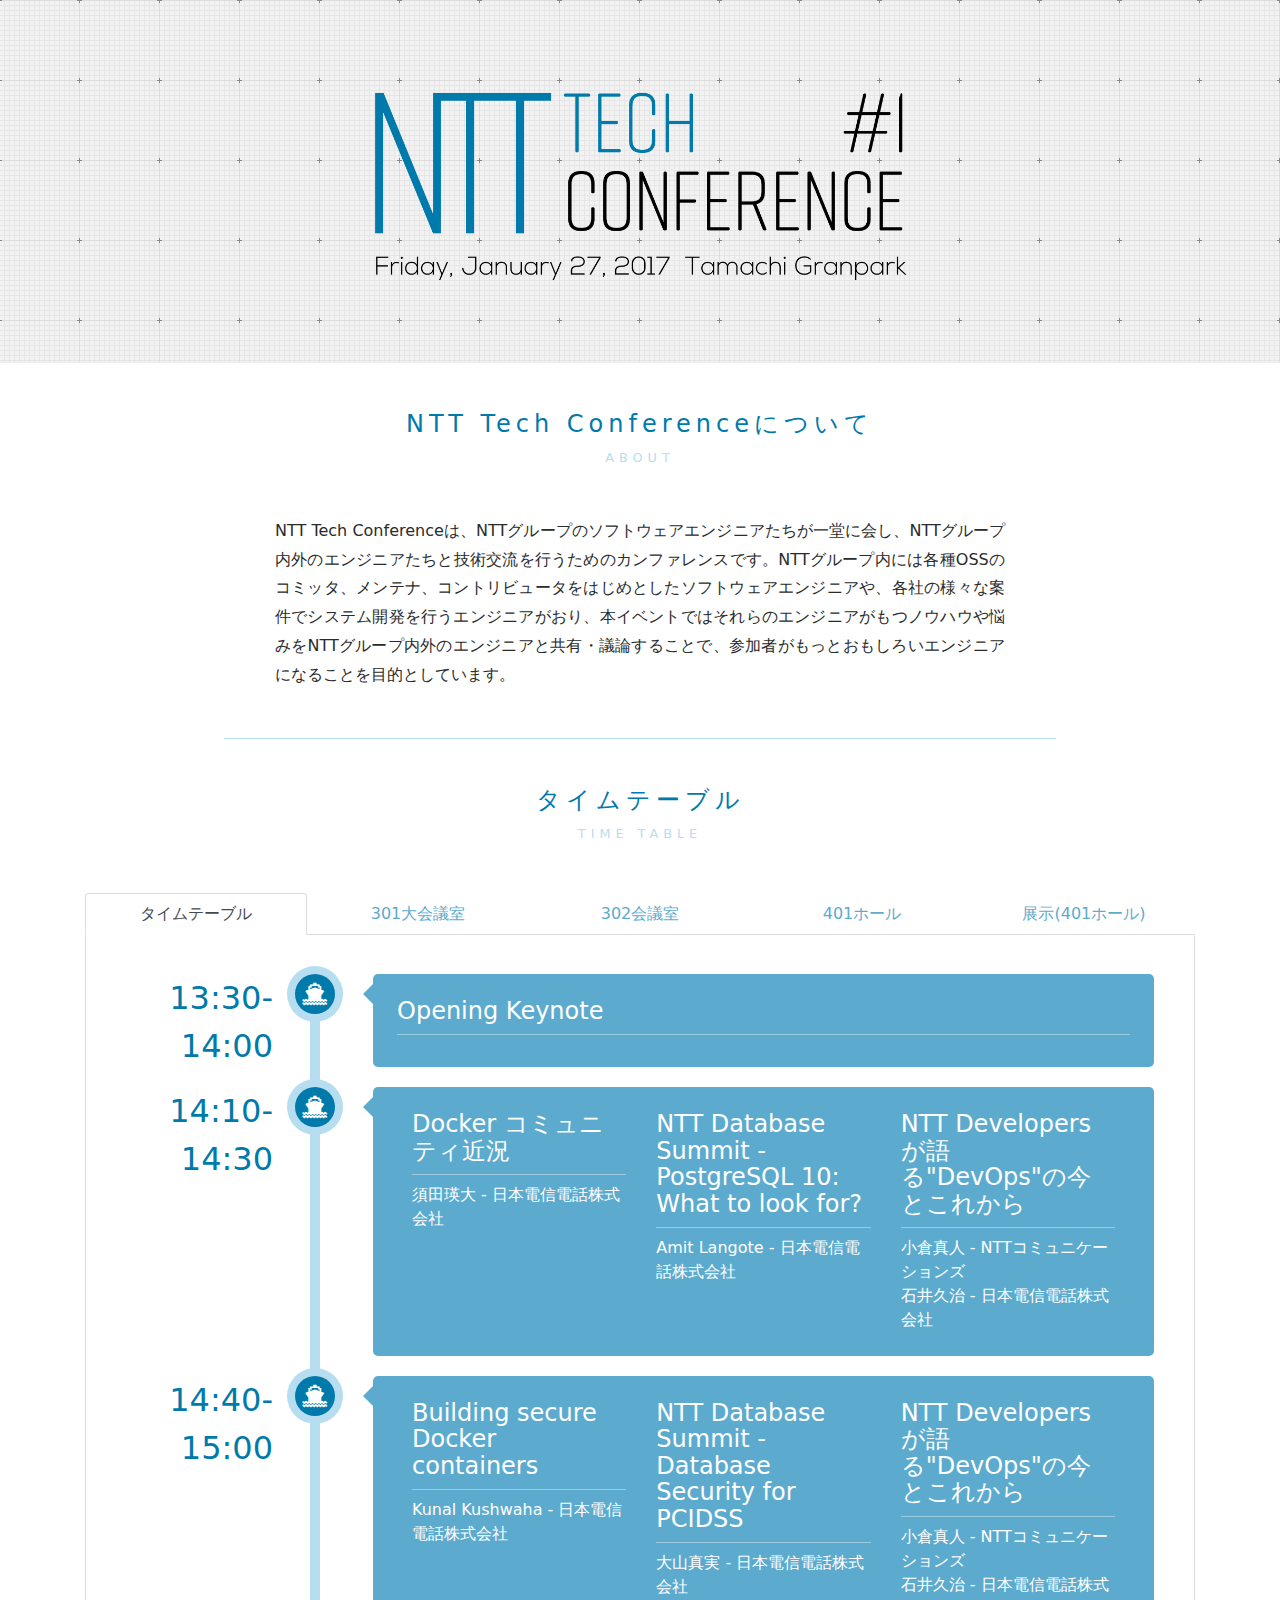
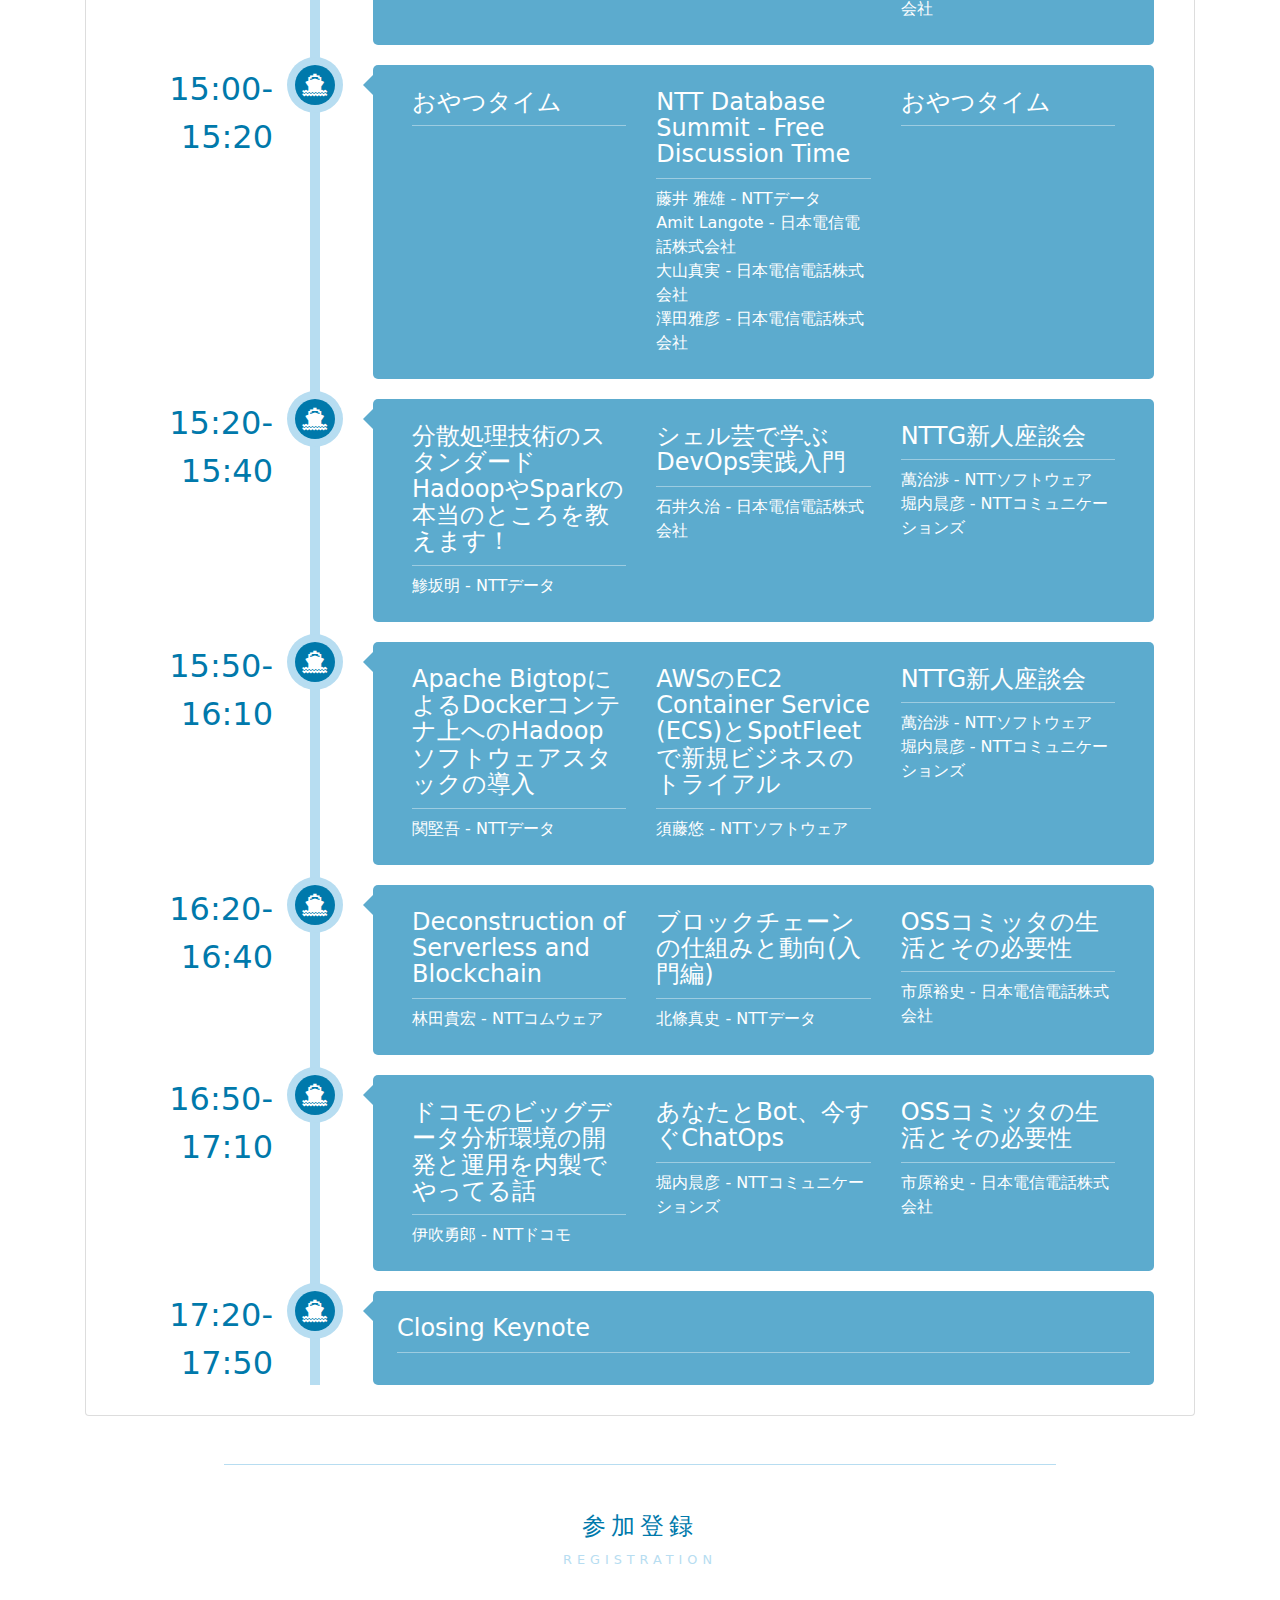
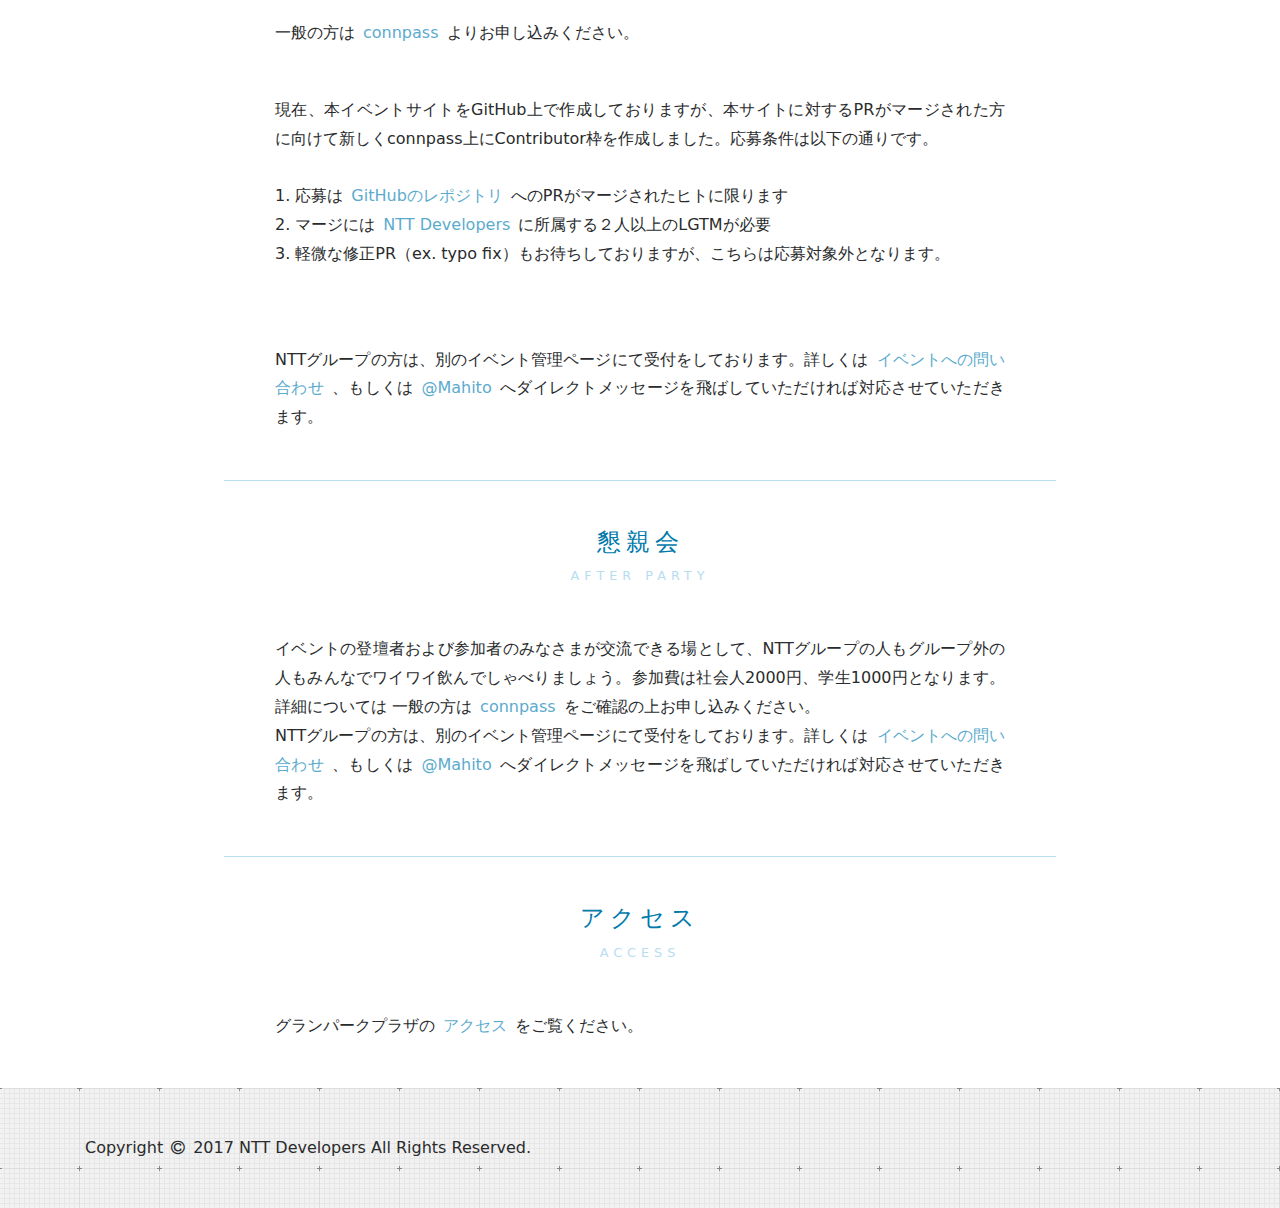
<file: index.html>
<!DOCTYPE html>
<html lang="ja">
  <head>
    <title>NTT Tech Conference #01</title>
    <meta charset="utf-8" />
    <meta content="width=device-width, initial-scale=1" name="viewport" />
    <meta content="ie=edge" http-equiv="x-ua-compatible" />
    <meta content="NTT Tech Conference #1" property="og:title" />
    <meta content="NTT Tech Conferenceは、NTTグループのソフトウェアエンジニアたちが一堂に会し、NTTグループ内外のエンジニアたちと技術交流を行うためのカンファレンスです。" property="og:description" />
    <meta content="https://ntt-developers.github.io/ntt-tech-conference-01/" property="og:url" />
    <meta content="https://ntt-developers.github.io/ntt-tech-conference-01/images/ntt-tech-logo.png" property="og:image" />
    <link href="./assets/stylesheets/bower_components.min.css" rel="stylesheet" />
    <link href="./assets/stylesheets/application.min.css" rel="stylesheet" />
    <link href="./images/favicon.png" rel="icon" type="image/png" />
  </head>
  <body>
    <div class="bd-masthead" style="background-image: url(./images/graphy.png);">
      <div class="container">
        <div class="row justify-content-md-center">
          <div class="col col-md-6">
            <img alt="ntt-tech-logo.png" class="img-fluid" src="./images/ntt-tech-logo.png" />
          </div>
        </div>
      </div>
    </div>
    <div class="container">
      <div class="text-center my-5">
        <h4 class="title">
          NTT Tech Conferenceについて
        </h4>
        <span class="subtitle">ABOUT</span>
      </div>
      <div class="row justify-content-md-center mb-5">
        <div class="col col-md-8">
          <p class="description text-justify mb-0">
            NTT Tech Conferenceは、NTTグループのソフトウェアエンジニアたちが一堂に会し、NTTグループ内外のエンジニアたちと技術交流を行うためのカンファレンスです。NTTグループ内には各種OSSのコミッタ、メンテナ、コントリビュータをはじめとしたソフトウェアエンジニアや、各社の様々な案件でシステム開発を行うエンジニアがおり、本イベントではそれらのエンジニアがもつノウハウや悩みをNTTグループ内外のエンジニアと共有・議論することで、参加者がもっとおもしろいエンジニアになることを目的としています。
          </p>
        </div>
      </div>
      <div class="separator mb-5"></div>
      <div class="text-center mb-5">
        <h4 class="title">
          タイムテーブル
        </h4>
        <span class="subtitle">TIME TABLE</span>
      </div>
      <ul class="nav nav-tabs">
        <li class="nav-item">
          <a class="nav-link active" data-toggle="tab" href="#timetable" id="ttable" role="tab">タイムテーブル</a>
        </li>
        <li class="nav-item">
          <a class="nav-link" data-toggle="tab" href="#room301" id="r301" role="tab">301大会議室</a>
        </li>
        <li class="nav-item">
          <a class="nav-link" data-toggle="tab" href="#room302" id="r302" role="tab">302会議室</a>
        </li>
        <li class="nav-item">
          <a class="nav-link" data-toggle="tab" href="#room401" id="r401" role="tab">401ホール</a>
        </li>
        <li class="nav-item">
          <a class="nav-link" data-toggle="tab" href="#showcase" id="demo" role="tab">展示(401ホール)</a>
        </li>
      </ul>
      <div class="tab-content mb-5">
        <div class="tab-pane active" id="timetable" role="tabpanel">
          <ul class="timeline">
            <li id="table-entry1">
              <div class="timeline_time" datetime="2017-01-27 13:30">
                <a class="jump" jump-to-tab="ttable"><span>13:30-14:00</span></a>
              </div>
              <div class="timeline_icon">
                <i class="fa fa-ship"></i>
              </div>
              <div class="timeline_label">
                <h4>
                  Opening Keynote
                </h4>
              </div>
            </li>
            <li id="table-entry2">
              <div class="timeline_time" datetime="2017-01-27 14:10">
                <a class="jump" jump-to-tab="ttable"><span>14:10-14:30</span></a>
              </div>
              <div class="timeline_icon">
                <i class="fa fa-ship"></i>
              </div>
              <div class="timeline_label row">
                <div class="col-sm">
                  <h4>
                    <a class="jump" jump-to-tab="r301" target="#conf1">Docker コミュニティ近況</a>
                  </h4>
                  <p>
                    須田瑛大 - 日本電信電話株式会社
                  </p>
                </div>
                <div class="col-sm">
                  <h4>
                    <a class="jump" jump-to-tab="r302" target="#forb1">NTT Database Summit - PostgreSQL 10: What to look for?</a>
                  </h4>
                  <p>
                    Amit Langote - 日本電信電話株式会社
                  </p>
                </div>
                <div class="col-sm">
                  <h4>
                    <a class="jump" jump-to-tab="r401" target="#unconf1">NTT Developersが語る"DevOps"の今とこれから</a>
                  </h4>
                  <p>
                    小倉真人 - NTTコミュニケーションズ
                  </p>
                  <p>
                    石井久治 - 日本電信電話株式会社
                  </p>
                </div>
              </div>
            </li>
            <li id="table-entry3">
              <div class="timeline_time" datetime="2017-01-27 14:40">
                <a class="jump" jump-to-tab="ttable"><span>14:40-15:00</span></a>
              </div>
              <div class="timeline_icon">
                <i class="fa fa-ship"></i>
              </div>
              <div class="timeline_label row">
                <div class="col-sm">
                  <h4>
                    <a class="jump" jump-to-tab="r301" target="#conf2">Building secure Docker containers</a>
                  </h4>
                  <p>
                    Kunal Kushwaha - 日本電信電話株式会社
                  </p>
                </div>
                <div class="col-sm">
                  <h4>
                    <a class="jump" jump-to-tab="r302" target="#forb2">NTT Database Summit - Database Security for PCIDSS</a>
                  </h4>
                  <p>
                    大山真実 - 日本電信電話株式会社
                  </p>
                </div>
                <div class="col-sm">
                  <h4>
                    <a class="jump" jump-to-tab="r401" target="#unconf1">NTT Developersが語る"DevOps"の今とこれから</a>
                  </h4>
                  <p>
                    小倉真人 - NTTコミュニケーションズ
                  </p>
                  <p>
                    石井久治 - 日本電信電話株式会社
                  </p>
                </div>
              </div>
            </li>
            <li id="table-entry4">
              <div class="timeline_time" datetime="2017-01-27 15:20">
                <a class="jump" jump-to-tab="ttable"><span>15:00-15:20</span></a>
              </div>
              <div class="timeline_icon">
                <i class="fa fa-ship"></i>
              </div>
              <div class="timeline_label row">
                <div class="col-sm">
                  <h4>
                    <a class="jump" jump-to-tab="r301" target="#conf3">おやつタイム</a>
                  </h4>
                </div>
                <div class="col-sm">
                  <h4>
                    <a class="jump" jump-to-tab="r302" target="#forb3">NTT Database Summit - Free Discussion Time</a>
                  </h4>
                  <p>
                    藤井 雅雄 - NTTデータ
                  </p>
                  <p>
                    Amit Langote - 日本電信電話株式会社
                  </p>
                  <p>
                    大山真実 - 日本電信電話株式会社
                  </p>
                  <p>
                    澤田雅彦 - 日本電信電話株式会社
                  </p>
                </div>
                <div class="col-sm">
                  <h4>
                    <a class="jump" jump-to-tab="r401" target="#unconf2">おやつタイム</a>
                  </h4>
                </div>
              </div>
            </li>
            <li id="table-entry5">
              <div class="timeline_time" datetime="2017-01-27 15:20">
                <span>15:20-15:40</span>
              </div>
              <div class="timeline_icon">
                <i class="fa fa-ship"></i>
              </div>
              <div class="timeline_label row">
                <div class="col-sm">
                  <h4>
                    <a class="jump" jump-to-tab="r301" target="#conf4">分散処理技術のスタンダードHadoopやSparkの本当のところを教えます！</a>
                  </h4>
                  <p>
                    鯵坂明 - NTTデータ
                  </p>
                </div>
                <div class="col-sm">
                  <h4>
                    <a class="jump" jump-to-tab="r302" target="#forb4">シェル芸で学ぶDevOps実践入門</a>
                  </h4>
                  <p>
                    石井久治 - 日本電信電話株式会社
                  </p>
                </div>
                <div class="col-sm">
                  <h4>
                    <a class="jump" jump-to-tab="r401" target="#unconf3">NTTG新人座談会</a>
                  </h4>
                  <p>
                    萬治渉 - NTTソフトウェア
                  </p>
                  <p>
                    堀内晨彦 - NTTコミュニケーションズ
                  </p>
                </div>
              </div>
            </li>
            <li id="table-entry6">
              <div class="timeline_time" datetime="2017-01-27 15:50">
                <a class="jump" jump-to-tab="ttable"><span>15:50-16:10</span></a>
              </div>
              <div class="timeline_icon">
                <i class="fa fa-ship"></i>
              </div>
              <div class="timeline_label row">
                <div class="col-sm">
                  <h4>
                    <a class="jump" jump-to-tab="r301" target="#conf5">Apache BigtopによるDockerコンテナ上へのHadoopソフトウェアスタックの導入</a>
                  </h4>
                  <p>
                    関堅吾 - NTTデータ
                  </p>
                </div>
                <div class="col-sm">
                  <h4>
                    <a class="jump" jump-to-tab="r302" target="#forb5">AWSのEC2 Container Service (ECS)とSpotFleetで新規ビジネスのトライアル</a>
                  </h4>
                  <p>
                    須藤悠 - NTTソフトウェア
                  </p>
                </div>
                <div class="col-sm">
                  <h4>
                    <a class="jump" jump-to-tab="r401" target="#unconf3">NTTG新人座談会</a>
                  </h4>
                  <p>
                    萬治渉 - NTTソフトウェア
                  </p>
                  <p>
                    堀内晨彦 - NTTコミュニケーションズ
                  </p>
                </div>
              </div>
            </li>
            <li id="table-entry7">
              <div class="timeline_time" datetime="2017-01-27 16:20">
                <a class="jump" jump-to-tab="ttable"><span>16:20-16:40</span></a>
              </div>
              <div class="timeline_icon">
                <i class="fa fa-ship"></i>
              </div>
              <div class="timeline_label row">
                <div class="col-sm">
                  <h4>
                    <a class="jump" jump-to-tab="r301" target="#conf6">Deconstruction of Serverless and Blockchain</a>
                  </h4>
                  <p>
                    林田貴宏 - NTTコムウェア
                  </p>
                </div>
                <div class="col-sm">
                  <h4>
                    <a class="jump" jump-to-tab="r302" target="#forb6">ブロックチェーンの仕組みと動向(入門編)</a>
                  </h4>
                  <p>
                    北條真史 - NTTデータ
                  </p>
                </div>
                <div class="col-sm">
                  <h4>
                    <a class="jump" jump-to-tab="r401" target="#unconf4">OSSコミッタの生活とその必要性</a>
                  </h4>
                  <p>
                    市原裕史 - 日本電信電話株式会社
                  </p>
                </div>
              </div>
            </li>
            <li id="table-entry8">
              <div class="timeline_time" datetime="2017-01-27 16:50">
                <a class="jump" jump-to-tab="ttable"><span>16:50-17:10</span></a>
              </div>
              <div class="timeline_icon">
                <i class="fa fa-ship"></i>
              </div>
              <div class="timeline_label row">
                <div class="col-sm">
                  <h4>
                    <a class="jump" jump-to-tab="r301" target="#conf7">ドコモのビッグデータ分析環境の開発と運用を内製でやってる話</a>
                  </h4>
                  <p>
                    伊吹勇郎 - NTTドコモ
                  </p>
                </div>
                <div class="col-sm">
                  <h4>
                    <a class="jump" jump-to-tab="r302" target="#forb7">あなたとBot、今すぐChatOps</a>
                  </h4>
                  <p>
                    堀内晨彦 - NTTコミュニケーションズ
                  </p>
                </div>
                <div class="col-sm">
                  <h4>
                    <a class="jump" jump-to-tab="r401" target="#unconf4">OSSコミッタの生活とその必要性</a>
                  </h4>
                  <p>
                    市原裕史 - 日本電信電話株式会社
                  </p>
                </div>
              </div>
            </li>
            <li id="table-entry9">
              <div class="timeline_time" datetime="2017-01-27 17:20">
                <span>17:20-17:50</span>
              </div>
              <div class="timeline_icon">
                <i class="fa fa-ship"></i>
              </div>
              <div class="timeline_label">
                <h4>
                  Closing Keynote
                </h4>
                <p></p>
              </div>
            </li>
          </ul>
        </div>
        <div class="tab-pane" id="room301" role="tabpanel">
          <ul class="timeline">
            <li>
              <div class="timeline_time" datetime="2017-01-27 13:30">
                <a class="jump" jump-to-tab="ttable" target="#table-entry1"><span>13:30-14:00</span></a>
              </div>
              <div class="timeline_icon">
                <i class="fa fa-ship"></i>
              </div>
              <div class="timeline_label">
                <h4>
                  <a class="jump" jump-to-tab="ttable">Opening Keynote</a>
                </h4>
                <p></p>
              </div>
            </li>
            <li id="conf1">
              <div class="timeline_time" datetime="2017-01-27 14:10">
                <a class="jump" jump-to-tab="ttable" target="#table-entry2"><span>14:10-14:30</span></a>
              </div>
              <div class="timeline_icon">
                <i class="fa fa-ship"></i>
              </div>
              <div class="timeline_label row">
                <div class="col-sm">
                  <h4>
                    <a class="jump" jump-to-tab="ttable" target="#table-entry2">Docker コミュニティ近況</a>
                  </h4>
                  <p>
                    TechConf開催日のころにはDocker 1.13がリリースされている見込みです． また，新ランタイムcontainerdのコミュニティ移管や，分散ストレージInfinitのソースコード公開も2017年の早期に予定されています．こうした近況をお伝えするほか，Dockerへのパッチの投げ方，バグレポートの仕方もご案内します．
                  </p>
                  <br />須田瑛大(<a class="presenter" href="https://twitter.com/_AkihiroSuda_">@_AkihiroSuda_</a>) - 日本電信電話株式会社<br />Dockerメンテナ@SIC
                </div>
              </div>
            </li>
            <li id="conf2">
              <div class="timeline_time" datetime="2017-01-27 14:40">
                <a class="jump" jump-to-tab="ttable" target="#table-entry3"><span>14:40-15:00</span></a>
              </div>
              <div class="timeline_icon">
                <i class="fa fa-ship"></i>
              </div>
              <div class="timeline_label row">
                <div class="col-sm">
                  <h4>
                    <a class="jump" jump-to-tab="ttable" target="#table-entry3">Building secure Docker containers</a>
                  </h4>
                  <p>
                    Docker containers uses various OS primitives like cgroup, namespace and secomp, SElinux etc for isolating and securing containers. By default docker containers may not be secure enough to run at your server. This talk will help to understand the security concerns in containers and how it can be avoided.
                  </p>
                  <br />Kunal Kushwaha(<a class="presenter" href="https://twitter.com/kunalkushwaha">@kunalkushwaha</a>) - 日本電信電話株式会社<br />Kunal works for NTT OSSC for Linux Containers community projects. He is also co-organizer of Docker Tokyo Meetups and gives talk in Container related events at Tokyo.
                </div>
              </div>
            </li>
            <li id="conf3">
              <div class="timeline_time" datetime="2017-01-27 15:20">
                <a class="jump" jump-to-tab="ttable" target="#table-entry4"><span>15:00-15:20</span></a>
              </div>
              <div class="timeline_icon">
                <i class="fa fa-ship"></i>
              </div>
              <div class="timeline_label row">
                <div class="col-sm">
                  <h4>
                    <a class="jump" jump-to-tab="ttable" target="#table-entry4">おやつタイム</a>
                  </h4>
                </div>
              </div>
            </li>
            <li id="conf4">
              <div class="timeline_time" datetime="2017-01-27 15:20">
                <a class="jump" jump-to-tab="ttable" target="#table-entry5"><span>15:20-15:40</span></a>
              </div>
              <div class="timeline_icon">
                <i class="fa fa-ship"></i>
              </div>
              <div class="timeline_label row">
                <div class="col-sm">
                  <h4>
                    <a class="jump" jump-to-tab="ttable" target="#table-entry5">分散処理技術のスタンダードHadoopやSparkの本当のところを教えます！</a>
                  </h4>
                  <p>
                    Apache Hadoopが登場して10年が経ち、今や分散処理技術として重要なものになりました。Hadoopによって大量データの蓄積や分散処理による高速化の恩恵を受けてきました。そして、単純なログ集計から分析・機械学習といったより高度な活用を推進しています。高度な利用ではApache Sparkが欠かせない技術です。Sparkを利用することで、分析や機械学習を容易に扱えるようになり、これまで結果を得るために必要だった時間を大幅に削減することができるようになりました。本セッションでは、HadoopやSparkを利用する上での基礎的な仕組み、抑えておくべきポイントといった本当のところをお伝えします！
                  </p>
                  <br />鯵坂明(<a class="presenter" href="https://twitter.com/ajis_ka">@ajis_ka</a>) - NTTデータ<br />Akira Ajisaka is a software engineer working at NTT DATA, Japan. He belongs to OSS Professional Services team and deploys and operates Hadoop clusters for customers. He sometimes troubleshoots them by investigating source code and creating a patch. He is an Apache Hadoop committer/PMC member and he involves in various components of Hadoop for improving usability and supportability. He wrote blog posts about activities of the development of Apache Hadoop annually.
                </div>
              </div>
            </li>
            <li id="conf5">
              <div class="timeline_time" datetime="2017-01-27 15:50">
                <a class="jump" jump-to-tab="ttable" target="#table-entry6"><span>15:50-16:10</span></a>
              </div>
              <div class="timeline_icon">
                <i class="fa fa-ship"></i>
              </div>
              <div class="timeline_label row">
                <div class="col-sm">
                  <h4>
                    <a class="jump" jump-to-tab="ttable" target="#table-entry6">Apache BigtopによるDockerコンテナ上へのHadoopソフトウェアスタックの導入</a>
                  </h4>
                  <p>
                    Hadoop やその周辺プロダクトを試してみたい人や、手っ取り早く動作確認するための環境が欲しい人向けに、Apache Bigtop を使って Docker コンテナ上に Hadoop ソフトウェアスタックを簡単に構築する方法を紹介します。以下の記事±αの内容を話します。
                  </p>
                  <a class="presenter" href="http://qiita.com/sekikn/items/18954e9b302c38eb5b55">http://qiita.com/sekikn/items/18954e9b302c38eb5b55</a><br />関堅吾(<a class="presenter" href="https://twitter.com/sekikn39">@sekikn39</a>) - NTTデータ<br />OSS プロフェッショナルサービスという担当で Apache Hadoop のサポート業務に従事. Apache Yetus committer & PMC member.
                </div>
              </div>
            </li>
            <li id="conf6">
              <div class="timeline_time" datetime="2017-01-27 16:20">
                <a class="jump" jump-to-tab="ttable" target="#table-entry7"><span>16:20-16:40</span></a>
              </div>
              <div class="timeline_icon">
                <i class="fa fa-ship"></i>
              </div>
              <div class="timeline_label row">
                <div class="col-sm">
                  <h4>
                    <a class="jump" jump-to-tab="ttable" target="#table-entry7">Deconstruction of Serverless and Blockchain</a>
                  </h4>
                  <p>
                    「Serverless」と「Blockchain」が注目されています．これらのテクノロジーを分解すると，その技術要素は多くの共通項を持ちます．コンテナ．分散．イベントドリブン．トランザクション．ワークフロー etc...  ServerlessとBlockchainを分解し，組み合わせることで見えてくる新しい地平は何か．そして作成したデモシステムについてご紹介します．
                  </p>
                  <br />林田貴宏 - NTTコムウェア<br />技術開発部門スペシャリスト．クラウドサービスやテストツール開発，Scrum，LeSSの取り組みを経て，現在Serverless分野に注力．
                </div>
              </div>
            </li>
            <li id="conf7">
              <div class="timeline_time" datetime="2017-01-27 16:50">
                <a class="jump" jump-to-tab="ttable" target="#table-entry8"><span>16:50-17:10</span></a>
              </div>
              <div class="timeline_icon">
                <i class="fa fa-ship"></i>
              </div>
              <div class="timeline_label row">
                <div class="col-sm">
                  <h4>
                    <a class="jump" jump-to-tab="ttable" target="#table-entry8">ドコモのビッグデータ分析環境の開発と運用を内製でやってる話</a>
                  </h4>
                  <p>
                    NTTドコモのビッグデータ分析環境"IDAP"は、AWSの各種サービスを利用して内製で開発されています。 そこに至るまでの経緯と開発運用のスタイルについて紹介します。
                  </p>
                  <br />伊吹勇郎 - NTTドコモ<br />NTTドコモサービスイノベーションビッグデータ担当所属。入社以来データ分析およびデータ分析環境の構築に従事。
                </div>
              </div>
            </li>
            <li>
              <div class="timeline_time" datetime="2017-01-27 17:20">
                <a class="jump" jump-to-tab="ttable" target="#table-entry9"><span>17:20-17:50</span></a>
              </div>
              <div class="timeline_icon">
                <i class="fa fa-ship"></i>
              </div>
              <div class="timeline_label">
                <h4>
                  <a class="jump" jump-to-tab="ttable" target="#table-entry9">Closing Keynote</a>
                </h4>
                <p></p>
              </div>
            </li>
          </ul>
        </div>
        <div class="tab-pane" id="room302" role="tabpanel">
          <ul class="timeline">
            <li id="forb1">
              <div class="timeline_time" datetime="2017-01-27 14:10">
                <a class="jump" jump-to-tab="ttable" target="#table-entry2"><span>14:10-14:30</span></a>
              </div>
              <div class="timeline_icon">
                <i class="fa fa-ship"></i>
              </div>
              <div class="timeline_label row">
                <div class="col-sm">
                  <h4>
                    <a class="jump" jump-to-tab="ttable">NTT Database Summit - PostgreSQL 10: What to look for?</a>
                  </h4>
                  <p>
                    PostgreSQL 10 will be released sometime later this year.  Beside the change in the policy of version numbering, there are number of significant features in the pipeline.  As a development community member, I would like to highlight some of those features that have a good chance of being a part of this release - such as many new replication features, declarative partitioning, more FDW query push-down, enhanced parallelism and asynchronous execution capabilities, better statistics for query optimization, JIT-compiled expression evaluation, and many others.
                    
                    Most of the anticipated features in PostgreSQL 10 have been consistently requested by the wider developer community using PostgreSQL and their availability opens up the possibility of even widespread adoption of PostgreSQL.<br /><br />Amit Langote(<a class="presenter" href="https://twitter.com/amitlan">@amitlan</a>) - NTT OSSセンタ<br />PostgreSQL developer
                  </p>
                </div>
              </div>
            </li>
            <li id="forb2">
              <div class="timeline_time" datetime="2017-01-27 14:40">
                <a class="jump" jump-to-tab="ttable" target="#table-entry3"><span>14:40-15:00</span></a>
              </div>
              <div class="timeline_icon">
                <i class="fa fa-ship"></i>
              </div>
              <div class="timeline_label row">
                <div class="col-sm">
                  <h4>
                    <a class="jump" jump-to-tab="ttable" target="#table-entry3">NTT Database Summit - Database Security for PCIDSS</a>
                  </h4>
                  <p>
                    国際的なセキュリティ標準である PCI DSS をベースに、データベースのセキュリティに関して、どのような観点での検討が必要なのかを考えます。これからセキュリティっぽいことを考えなければいけない皆様の一助となれば幸いです。
                    なお、 発表は入門的な内容ですが、当方はセキュリティの専門家ではないので、詳しい方々からの優しいアドバイスを頂きたいと思っています。セキュリティに関して一家言ある皆様のご参加もお待ちしております。<br /><br />大山真実(<a class="presenter" href="https://twitter.com/ooyamams1987">@ooyamams1987</a>) - NTT OSSセンタ<br />2012年NTTデータ入社。OSSプロフェッショナルサービス配属。HadoopなどのOSS製品の検証・サポート業務を担当。2015年からNTT OSSセンタにてPostgreSQLの検証・サポート業務を担当中。
                  </p>
                </div>
              </div>
            </li>
            <li id="forb3">
              <div class="timeline_time" datetime="2017-01-27 15:00">
                <a class="jump" jump-to-tab="ttable" target="#table-entry4"><span>15:00-15:20</span></a>
              </div>
              <div class="timeline_icon">
                <i class="fa fa-ship"></i>
              </div>
              <div class="timeline_label row">
                <div class="col-sm">
                  <h4>
                    <a class="jump" jump-to-tab="ttable" target="#table-entry4">NTT Database Summit - Free Discussion Time</a>
                  </h4>
                  <p>
                    「PostgreSQL 10: What to look for?」「Database Security for PCIDSS」に関する疑問質問、PostgreSQLやその他データベースに関する疑問質問をきっかけにみんなでディスカッションしようという時間です。おやつタイムも兼ねてます。様々なバックグラウンドを持つ技術者が集まる良い機会ですので、お気軽にご参加、ご発言ください！<br /><br />藤井雅雄(<a class="presenter" href="https://twitter.com/fujii_masao">@fujii_masao</a>) - NTTデータ<br />PostgreSQL committer<br /><br />Amit Langote(<a class="presenter" href="https://twitter.com/amitlan">@amitlan</a>) - NTT OSSセンタ<br />PostgreSQL developer<br /><br />大山真実(<a class="presenter" href="https://twitter.com/ooyamams1987">@ooyamams1987</a>) - NTT OSSセンタ<br />2012年NTTデータ入社。OSSプロフェッショナルサービス配属。HadoopなどのOSS製品の検証・サポート業務を担当。2015年からNTT OSSセンタにてPostgreSQLの検証・サポート業務を担当中。<br /><br />澤田雅彦(<a class="presenter" href="https://twitter.com/sawada_masahiko">@sawada_masahiko</a>) - NTT OSSセンタ<br />PostgreSQL技術サポートを行う傍ら、PostgreSQL開発者としてPostgreSQLコミュニティに参画し、PostgreSQL本体の開発にも従事。
                  </p>
                </div>
              </div>
            </li>
            <li id="forb4">
              <div class="timeline_time" datetime="2017-01-27 15:20">
                <a class="jump" jump-to-tab="ttable" target="#table-entry5"><span>15:20-15:40</span></a>
              </div>
              <div class="timeline_icon">
                <i class="fa fa-ship"></i>
              </div>
              <div class="timeline_label row">
                <div class="col-sm">
                  <h4>
                    <a class="jump" jump-to-tab="ttable" target="#table-entry5">シェル芸で学ぶDevOps実践入門</a>
                  </h4>
                  <p>
                    シェル芸とは、IT環境における各種計算・統計・テキスト処理等の課題解決に際し、１からプログラムを書き起こすのではなく、UNIX哲学に基づき、広く普及している既存コマンドの組み合わせによって、シェル上のワンライナーで即座に課題を解決してしまうテクニックのことです。
                    昨今 DevOps が話題になっていますが、オフィスの空調・椅子・キーボード・エディタ・ネットワーク接続に恵まれたDev(プログラマ)に対し、客先のデータセンタで寒さに震え、椅子もなく、キーボードも固く、エディタも選べず、時にオフラインでの作業を強いられるOps(インフラエンジニア)にとって、イザという時に頼れるのは己の知恵と勇気とcoreutilsだけという場面も珍しくありません。
                    このセッションでは、Software Design 2017年1月号に掲載されたシェル芸特集を題材に、明日から実践できるシェル芸の基礎をハンズオン形式で体感していただきます。<br /><br />石井久治(<a class="presenter" href="https://twitter.com/hisaharu">@hisharu</a>) - 日本電信電話株式会社<br />NTT SICにてDevOpsの普及啓蒙と実践を推進。日本唯一のシェルプログラミングコミュニティ「USP友の会」幹事
                  </p>
                </div>
              </div>
            </li>
            <li id="forb5">
              <div class="timeline_time" datetime="2017-01-27 15:50">
                <a class="jump" jump-to-tab="ttable" target="#table-entry6"><span>15:50-16:10</span></a>
              </div>
              <div class="timeline_icon">
                <i class="fa fa-ship"></i>
              </div>
              <div class="timeline_label row">
                <div class="col-sm">
                  <h4>
                    <a class="jump" jump-to-tab="ttable" target="#table-entry6">AWSのEC2 Container Service (ECS)とSpotFleetで新規ビジネスのトライアル</a>
                  </h4>
                  <p>
                    NTTソフトウェア社内の新規ビジネス開拓制度(戦略ビジネス特区)で、今冬トライアルが開始されるWebサービスをAWS上に構築しました。
                    EC2 Container Service (ECS)とSpotFleetを中心とした構成で、限られた時間の中でAWSの各種マネージドサービスも利用しましたので、その経験から得られたノウハウを、新規ビジネス開拓制度のご紹介も交えながら共有します。<br /><br />須藤悠 - NTTソフトウェア<br />ソフトウェア生産技術センター Grails推進室 "Grails Advocate" / ソフト道場 AWSチーム。技術研修の講師や、社内の「困った」に対する技術支援をしています。だいたいピザとGrailsとAWSで生きています。
                  </p>
                </div>
              </div>
            </li>
            <li id="forb6">
              <div class="timeline_time" datetime="2017-01-27 16:20">
                <a class="jump" jump-to-tab="ttable" target="#table-entry7"><span>16:20-16:40</span></a>
              </div>
              <div class="timeline_icon">
                <i class="fa fa-ship"></i>
              </div>
              <div class="timeline_label row">
                <div class="col-sm">
                  <h4>
                    <a class="jump" jump-to-tab="ttable" target="#table-entry7">ブロックチェーンの仕組みと動向(入門編)</a>
                  </h4>
                  <p>
                    ここ最近、いろいろな業界で話題になってきたブロックチェーン。
                    暗号、P2P、分散合意など面白い話題てんこ盛りなブロックチェーンについて、今回は、よく知らない人向けの入門的なお話をします。
                    ご存知 Bitcoin を題材にしてブロックチェーンの仕組みを解説した後、昨今つぎつぎと登場する新たなブロックチェーン技術の動向についても簡単に説明します。<br /><br />北條真史 - NTTデータ<br />ブロックチェーン技術のインフラ/ミドルレイヤを見てます。
                  </p>
                </div>
              </div>
            </li>
            <li id="forb7">
              <div class="timeline_time" datetime="2017-01-27 16:50">
                <a class="jump" jump-to-tab="ttable" target="#table-entry8"><span>16:50-17:10</span></a>
              </div>
              <div class="timeline_icon">
                <i class="fa fa-ship"></i>
              </div>
              <div class="timeline_label row">
                <div class="col-sm">
                  <h4>
                    <a jump-to-tab="ttable" target="#table-entry8">あなたとBot、今すぐChatOps</a>
                  </h4>
                  <p>
                    NTTグループ内では、内製化やアジャイル開発の流れを受けて、Slackなどのチャットが利用されるようになりました。チャットのあるところにBotあり。ということで、各社の現場で使われているBotや、行なわれているChatOpsの事例を紹介します。その後、Botの開発で困ったこと、ChatOpsで上手くいった/いかなかったこと、こんなことをやりたいなどのディスカッションを行います。<br /><br />堀内晨彦(<a class="presenter" href="https://twitter.com/hico_horiuchi">@hico_horiuchi</a>) - NTTコミュニケーションズ<br />Enterprise Cloud 2.0のベアメタルの開発をしています。うどん大修士卒で研究はクラウドWeb鯖の負荷監視とオートスケールアルゴリズム。バイトでRailsとReact。JANOGスタッフ、Sensu TalksとHubot×ChatOps勉強会主催。Docker、Emacs、Golang、Itamae好き。
                  </p>
                </div>
              </div>
            </li>
          </ul>
        </div>
        <div class="tab-pane" id="room401" role="tabpanel">
          <ul class="timeline">
            <li id="unconf1">
              <div class="timeline_time" datetime="2017-01-27 14:10">
                <a class="jump" jump-to-tab="ttable" target="#table-entry2"><span>14:10-15:00</span></a>
              </div>
              <div class="timeline_icon">
                <i class="fa fa-ship"></i>
              </div>
              <div class="timeline_label row">
                <div class="col-sm">
                  <h4>
                    <a class="jump" jump-to-tab="ttable" target="#table-entry2">NTT Developersが語る"DevOps"の今とこれから</a>
                  </h4>
                  <p>
                    昨今巷で流行りの"DevOps"。
                    そこもあそこも「これからはDevOpsだ！！」などと言ってますが、中には「DevOpsの定義を決めよう！」みたいな話や「え、これでDevOpsやってますとか言ってるの？」みたいな話しがちらほら・・・
                    本セッションではNTTのDeveloperたちが”Dev”の視点から見ている”DevOps”の今と今後について語りあいます。
                    ※Operatorの方もお待ちしております<br /><br />小倉真人(<a class="presenter" href="https://twitter.com/Mahito">@Mahito</a>) - NTTコミュニケーションズ<br />2014年にNTTコムウェアから現職へ本業は主夫。副業でIT芸人の活動として、OpenStackのコミュニティ活動をしつつコンテナやクラウドネイティブについても調べたり、勉強会を開いたりもしている。また、イベント対応、リクルータなども行っていてもはや何でも屋さん。<br /><br />石井久治(<a class="presenter" href="https://twitter.com/hisaharu">@hisharu</a>) - 日本電信電話株式会社<br />NTT SICにてDevOpsの普及啓蒙と実践を推進。日本唯一のシェルプログラミングコミュニティ「USP友の会」幹事
                  </p>
                </div>
              </div>
            </li>
            <li id="unconf2">
              <div class="timeline_time" datetime="2017-01-27 15:00">
                <a class="jump" jump-to-tab="ttable" target="#table-entry4"><span>15:00-15:20</span></a>
              </div>
              <div class="timeline_icon">
                <i class="fa fa-ship"></i>
              </div>
              <div class="timeline_label row">
                <div class="col-sm">
                  <h4>
                    <a class="jump" jump-to-tab="ttable" target="#table-entry4">おやつタイム</a>
                  </h4>
                </div>
              </div>
            </li>
            <li id="unconf3">
              <div class="timeline_time" datetime="2017-01-27 15:20">
                <a class="jump" jump-to-tab="ttable" target="#table-entry5"><span>15:20-16:10</span></a>
              </div>
              <div class="timeline_icon">
                <i class="fa fa-ship"></i>
              </div>
              <div class="timeline_label row">
                <div class="col-sm">
                  <h4>
                    <a class="jump" jump-to-tab="ttable" target="#table-entry5">NTTG新人座談会</a>
                  </h4>
                  <p>
                    NTTグループの新人(1~3年目程度を想定)を対象に、日々の業務や技術情報などを交換することを目的としたアンカンファレンスです。
                  </p>
                  <br />萬治渉 - NTTソフトウェア<br />新人 of NTTソフトウェアOpenStack,  Ansible,  StackStorm,  ...<br /><br />堀内晨彦(<a class="presenter" href="https://twitter.com/hico_horiuchi">@hico_horiuchi</a>) - NTTコミュニケーションズ<br />Enterprise Cloud 2.0のベアメタルの開発をしています。うどん大修士卒で研究はクラウドWeb鯖の負荷監視とオートスケールアルゴリズム。バイトでRailsとReact。JANOGスタッフ、Sensu TalksとHubot×ChatOps勉強会主催。Docker、Emacs、Golang、Itamae好き。
                </div>
              </div>
            </li>
            <li id="unconf4">
              <div class="timeline_time" datetime="2017-01-27 16:20">
                <a class="jump" jump-to-tab="ttable" target="#table-entry7"><span>16:20-17:10</span></a>
              </div>
              <div class="timeline_icon">
                <i class="fa fa-ship"></i>
              </div>
              <div class="timeline_label row">
                <div class="col-sm">
                  <h4>
                    <a class="jump" jump-to-tab="ttable" target="#table-entry7">OSSコミッタの生活とその必要性</a>
                  </h4>
                  <p>
                    このセッションでは、普段OSSプロジェクトにフルコミットしている自分の生活や仕事のスタイルについて共有します。また、そのような特殊な人材をなぜ会社は雇って維持しなければいけないのかについて紹介し、聴講者からの質問を交えてディスカッションを行います。
                  </p>
                  <br />市原裕史(<a class="presenter" href="https://twitter.com/hichihara33">@hichihara33</a>) - 日本電信電話株式会社<br />NTT ソフトウェアイノベーションセンタ所属。OpenStack NeutronプロジェクトのCore Reviewerとして業務の90%以上はOSSコミュニティでの活動を行っている。
                </div>
              </div>
            </li>
          </ul>
        </div>
        <div class="tab-pane" id="showcase" role="tabpanel">
          <ul class="timeline">
            <li>
              <div class="timeline_time" datetime="2017-01-27 14:10">
                <span>14:10 - 17:20</span>
              </div>
              <div class="timeline_icon">
                <i class="fa fa-ship"></i>
              </div>
              <div class="timeline_label">
                <h4>
                  FPGAアクセラレータを用いたスイッチレスネットワーク
                </h4>
                <p>
                  C言語などからの高位合成処理エンジンの充実で、ソフトウェア開発者からもFPGA等を用いた高速信号処理が身近なものとなっている。
                  今回、FPGA実装技術養成の一環として、PCIe接続したFPGAボードとOpenCLベースのプログラミング環境を用い、MPLS-TPパケット伝送機能の一部の実装を行った。
                  デモではこれを用いてPC間をスイッチを用いずリング接続した構成を展示、得られた開発ノウハウ等を共有する。
                </p>
              </div>
              <div class="timeline_icon">
                <i class="fa fa-ship"></i>
              </div>
              <div class="timeline_label">
                <h4>
                  NFVにおいてセキュリティ機能をオートスケールするプロトタイプの紹介
                </h4>
                <p>
                  ネットワーク機能仮想化（NFV）の世界では、キャリアネットワーク機能のオートヒーリングやオートスケーリングが自由自在にできるとの噂が囁かれています。
                  ですが、それは果たして真実でしょうか？ この展示では、オートスケーリングのプロトタイピングを通じて得られた課題や技術のポイントを紹介したいと思います。
                </p>
              </div>
              <div class="timeline_icon">
                <i class="fa fa-ship"></i>
              </div>
              <div class="timeline_label">
                <h4>
                  E2D3のデモ展示
                </h4>
                <p>
                  　E2D3とは、表計算ソフトExcelのシート情報に対し、可視化ライブラリ「D3.js」の機能を適用することで、データドリブン設計のビジュアライゼーションを実現するツールです。
                </p>
                <p>
                  　エンジニアでないと作成が難しい「D3.jsでのビジュアライゼーション」を、プログラマでない方にも簡単に実現できることが特徴です。
                </p>
                <br />
                <p>
                  会場ではデモ用PC（または参加者の持ち込みPC）によりハンズオン体験ができます。
                </p>
                <p>
                  （ハンズオン体験で必要なPCは、下記の環境が必要です）
                </p>
                <ol>
                  <li>
                    <p>
                      ハンズオン体験に必要な環境<br />ExcelOnline または Excel2013以降が利用できること<br />インターネットに接続できること
                    </p>
                  </li>
                  <li>
                    <p>
                      利用チュートリアル<br /><a class="presenter" href="http://e2d3.org/ja/app-install/">チュートリアルへのリンク</a>
                    </p>
                  </li>
                  <li>
                    <p>
                      利用者向けのFAQ<br /><a class="presenter" href="http://e2d3.org/ja/faq/">FAQページへのリンク</a>
                    </p>
                  </li>
                  <li>
                    <p>
                      可視化テンプレート開発者向けマニュアル<br /><a class="presenter" href="https://github.com/e2d3/e2d3/wiki/Getting-Started_ja">可視化テンプレートの追加方法について</a>
                    </p>
                  </li>
                  <p>
                    当日は、アフター５にコミッタをしているグループ社員が、手厚く？サポートする予定です。
                  </p>
                </ol>
              </div>
              <div class="timeline_icon">
                <i class="fa fa-ship"></i>
              </div>
              <div class="timeline_label">
                <h4>
                  Java 障害解析支援ツール HeapStats
                </h4>
                <p>
                  Java Virtual Machine（JVM）が管理するヒープメモリの詳細な状況を、Javaアプリケーションの性能に極力影響を与えずに取得できるOSS（Open Source Software）の監視・解析ツールです。
                  開発時のデバッグ・試験から運用時にいたるまで、迅速な問題解決を支援します。
                </p>
              </div>
            </li>
          </ul>
        </div>
      </div>
      <div class="separator mb-5"></div>
      <div class="text-center mb-5">
        <h4 class="title">
          参加登録
        </h4>
        <span class="subtitle">REGISTRATION</span>
      </div>
      <div class="row justify-content-md-center mb-5">
        <div class="col col-md-8">
          <p class="description text-justify mb-0">
            一般の方は<a class="mx-05" href="https://connpass.com/event/48115/" target="_blank">connpass</a>よりお申し込みください。<br />
          </p>
        </div>
      </div>
      <div class="row justify-content-md-center mb-5">
        <div class="col col-md-8">
          <p class="description text-justify mb-0">
            現在、本イベントサイトをGitHub上で作成しておりますが、本サイトに対するPRがマージされた方に向けて新しくconnpass上にContributor枠を作成しました。応募条件は以下の通りです。<br /><br>1. 応募は<a class="mx-05" href="https://github.com/ntt-developers/ntt-tech-conference-01">GitHubのレポジトリ</a>へのPRがマージされたヒトに限ります<br />2. マージには<a class="mx-05" href="https://github.com/orgs/ntt-developers/people">NTT Developers</a>に所属する２人以上のLGTMが必要<br />3. 軽微な修正PR（ex. typo fix）もお待ちしておりますが、こちらは応募対象外となります。</br><br />
          </p>
        </div>
      </div>
      <div class="row justify-content-md-center mb-5">
        <div class="col col-md-8">
          <p class="description text-justify mb-0">
            NTTグループの方は、別のイベント管理ページにて受付をしております。詳しくは<a class="mx-05" href="https://connpass.com/event/48115/inquiry/" target="_blank">イベントへの問い合わせ</a>、もしくは<a class="mx-05" href="https://twitter.com/mahito" target="_blank">@Mahito</a>へダイレクトメッセージを飛ばしていただければ対応させていただきます。
          </p>
        </div>
      </div>
      <div class="separator mb-5"></div>
      <div class="text-center mb-5">
        <h4 class="title">
          懇親会
        </h4>
        <span class="subtitle">AFTER PARTY</span>
      </div>
      <div class="row justify-content-md-center mb-5">
        <div class="col col-md-8">
          <p class="description text-justify mb-0">
            イベントの登壇者および参加者のみなさまが交流できる場として、NTTグループの人もグループ外の人もみんなでワイワイ飲んでしゃべりましょう。参加費は社会人2000円、学生1000円となります。詳細については 一般の方は<a class="mx-05" href="https://connpass.com/event/48110/" target="_blank">connpass</a>をご確認の上お申し込みください。<br />NTTグループの方は、別のイベント管理ページにて受付をしております。詳しくは<a class="mx-05" href="https://connpass.com/event/48110/inquiry/" target="_blank">イベントへの問い合わせ</a>、もしくは<a class="mx-05" href="https://twitter.com/mahito" target="_blank">@Mahito</a>へダイレクトメッセージを飛ばしていただければ対応させていただきます。
          </p>
        </div>
      </div>
      <div class="separator mb-5"></div>
      <div class="text-center mb-5">
        <h4 class="title">
          アクセス
        </h4>
        <span class="subtitle">ACCESS</span>
      </div>
      <div class="row justify-content-md-center mb-5">
        <div class="col col-md-8">
          <p class="description text-justify mb-0">
            グランパークプラザの<a class="mx-05" href="http://www.granpark.jp/access/" target="_blank">アクセス</a>をご覧ください。
          </p>
        </div>
      </div>
    </div>
    <div class="bd-footer" style="background-image: url(./images/graphy.png);">
      <div class="container">
        Copyright<i class="fa fa-copyright mx-05"></i>2017 NTT Developers All Rights Reserved.
      </div>
    </div>
    <script src="./assets/javascripts/bower_components.min.js" type="text/javascript"></script>
    <script src="./assets/javascripts/application.min.js" type="text/javascript"></script>
  </body>
</html>
</file>
<file: assets/stylesheets/bower_components.min.css>
@charset "UTF-8";.fa.fa-pull-left,.fa.pull-left{margin-right:.3em}.fa-fw,.fa-li{text-align:center}.fa,.fa-stack,audio,canvas,progress,video{display:inline-block}address,dl,ol,p,ul{margin-bottom:1rem}html,legend{box-sizing:border-box}.custom-select,button.close,input[type=search]{-webkit-appearance:none}button,hr,input{overflow:visible}pre,textarea{overflow:auto}.dropdown-menu,.nav,.navbar-nav{list-style:none}@font-face{font-family:FontAwesome;src:url(../fonts/fontawesome-webfont.eot?v=4.7.0);src:url(../fonts/fontawesome-webfont.eot?#iefix&v=4.7.0) format("embedded-opentype"),url(../fonts/fontawesome-webfont.woff2?v=4.7.0) format("woff2"),url(../fonts/fontawesome-webfont.woff?v=4.7.0) format("woff"),url(../fonts/fontawesome-webfont.ttf?v=4.7.0) format("truetype"),url(../fonts/fontawesome-webfont.svg?v=4.7.0#fontawesomeregular) format("svg");font-weight:400;font-style:normal}.fa{font:normal normal normal 14px/1 FontAwesome;font-size:inherit;text-rendering:auto;-webkit-font-smoothing:antialiased;-moz-osx-font-smoothing:grayscale}.fa-lg{font-size:1.33333em;line-height:.75em;vertical-align:-15%}.fa-stack,img{vertical-align:middle}.fa-2x{font-size:2em}.fa-3x{font-size:3em}.fa-4x{font-size:4em}.fa-5x{font-size:5em}.fa-fw{width:1.28571em}.fa-ul{padding-left:0;margin-left:2.14286em;list-style-type:none}.fa.fa-pull-right,.fa.pull-right{margin-left:.3em}.fa-ul>li{position:relative}.fa-li{position:absolute;left:-2.14286em;width:2.14286em;top:.14286em}.fa-li.fa-lg{left:-1.85714em}.fa-border{padding:.2em .25em .15em;border:.08em solid #eee;border-radius:.1em}.fa-pull-left{float:left}.close,.fa-pull-right,.pull-right{float:right}.btn-group>.btn-group,.pull-left{float:left}.fa-spin{-webkit-animation:fa-spin 2s infinite linear;animation:fa-spin 2s infinite linear}.fa-pulse{-webkit-animation:fa-spin 1s infinite steps(8);animation:fa-spin 1s infinite steps(8)}@-webkit-keyframes fa-spin{0%{-webkit-transform:rotate(0);transform:rotate(0)}100%{-webkit-transform:rotate(359deg);transform:rotate(359deg)}}@keyframes fa-spin{0%{-webkit-transform:rotate(0);transform:rotate(0)}100%{-webkit-transform:rotate(359deg);transform:rotate(359deg)}}.fa-rotate-90{-ms-filter:"progid:DXImageTransform.Microsoft.BasicImage(rotation=1)";-webkit-transform:rotate(90deg);-ms-transform:rotate(90deg);transform:rotate(90deg)}.fa-rotate-180{-ms-filter:"progid:DXImageTransform.Microsoft.BasicImage(rotation=2)";-webkit-transform:rotate(180deg);-ms-transform:rotate(180deg);transform:rotate(180deg)}.fa-rotate-270{-ms-filter:"progid:DXImageTransform.Microsoft.BasicImage(rotation=3)";-webkit-transform:rotate(270deg);-ms-transform:rotate(270deg);transform:rotate(270deg)}.fa-flip-horizontal{-ms-filter:"progid:DXImageTransform.Microsoft.BasicImage(rotation=0, mirror=1)";-webkit-transform:scale(-1,1);-ms-transform:scale(-1,1);transform:scale(-1,1)}.fa-flip-vertical{-ms-filter:"progid:DXImageTransform.Microsoft.BasicImage(rotation=2, mirror=1)";-webkit-transform:scale(1,-1);-ms-transform:scale(1,-1);transform:scale(1,-1)}:root .fa-flip-horizontal,:root .fa-flip-vertical,:root .fa-rotate-180,:root .fa-rotate-270,:root .fa-rotate-90{filter:none}.fa-stack{position:relative;width:2em;height:2em;line-height:2em}progress,sub,sup{vertical-align:baseline}.fa-stack-1x,.fa-stack-2x{position:absolute;left:0;width:100%;text-align:center}caption,th{text-align:left}.fa-stack-1x{line-height:inherit}.fa-stack-2x{font-size:2em}.fa-inverse{color:#fff}.fa-glass:before{content:""}.fa-music:before{content:""}.fa-search:before{content:""}.fa-envelope-o:before{content:""}.fa-heart:before{content:""}.fa-star:before{content:""}.fa-star-o:before{content:""}.fa-user:before{content:""}.fa-film:before{content:""}.fa-th-large:before{content:""}.fa-th:before{content:""}.fa-th-list:before{content:""}.fa-check:before{content:""}.fa-close:before,.fa-remove:before,.fa-times:before{content:""}.fa-search-plus:before{content:""}.fa-search-minus:before{content:""}.fa-power-off:before{content:""}.fa-signal:before{content:""}.fa-cog:before,.fa-gear:before{content:""}.fa-trash-o:before{content:""}.fa-home:before{content:""}.fa-file-o:before{content:""}.fa-clock-o:before{content:""}.fa-road:before{content:""}.fa-download:before{content:""}.fa-arrow-circle-o-down:before{content:""}.fa-arrow-circle-o-up:before{content:""}.fa-inbox:before{content:""}.fa-play-circle-o:before{content:""}.fa-repeat:before,.fa-rotate-right:before{content:""}.fa-refresh:before{content:""}.fa-list-alt:before{content:""}.fa-lock:before{content:""}.fa-flag:before{content:""}.fa-headphones:before{content:""}.fa-volume-off:before{content:""}.fa-volume-down:before{content:""}.fa-volume-up:before{content:""}.fa-qrcode:before{content:""}.fa-barcode:before{content:""}.fa-tag:before{content:""}.fa-tags:before{content:""}.fa-book:before{content:""}.fa-bookmark:before{content:""}.fa-print:before{content:""}.fa-camera:before{content:""}.fa-font:before{content:""}.fa-bold:before{content:""}.fa-italic:before{content:""}.fa-text-height:before{content:""}.fa-text-width:before{content:""}.fa-align-left:before{content:""}.fa-align-center:before{content:""}.fa-align-right:before{content:""}.fa-align-justify:before{content:""}.fa-list:before{content:""}.fa-dedent:before,.fa-outdent:before{content:""}.fa-indent:before{content:""}.fa-video-camera:before{content:""}.fa-image:before,.fa-photo:before,.fa-picture-o:before{content:""}.fa-pencil:before{content:""}.fa-map-marker:before{content:""}.fa-adjust:before{content:""}.fa-tint:before{content:""}.fa-edit:before,.fa-pencil-square-o:before{content:""}.fa-share-square-o:before{content:""}.fa-check-square-o:before{content:""}.fa-arrows:before{content:""}.fa-step-backward:before{content:""}.fa-fast-backward:before{content:""}.fa-backward:before{content:""}.fa-play:before{content:""}.fa-pause:before{content:""}.fa-stop:before{content:""}.fa-forward:before{content:""}.fa-fast-forward:before{content:""}.fa-step-forward:before{content:""}.fa-eject:before{content:""}.fa-chevron-left:before{content:""}.fa-chevron-right:before{content:""}.fa-plus-circle:before{content:""}.fa-minus-circle:before{content:""}.fa-times-circle:before{content:""}.fa-check-circle:before{content:""}.fa-question-circle:before{content:""}.fa-info-circle:before{content:""}.fa-crosshairs:before{content:""}.fa-times-circle-o:before{content:""}.fa-check-circle-o:before{content:""}.fa-ban:before{content:""}.fa-arrow-left:before{content:""}.fa-arrow-right:before{content:""}.fa-arrow-up:before{content:""}.fa-arrow-down:before{content:""}.fa-mail-forward:before,.fa-share:before{content:""}.fa-expand:before{content:""}.fa-compress:before{content:""}.fa-plus:before{content:""}.fa-minus:before{content:""}.fa-asterisk:before{content:""}.fa-exclamation-circle:before{content:""}.fa-gift:before{content:""}.fa-leaf:before{content:""}.fa-fire:before{content:""}.fa-eye:before{content:""}.fa-eye-slash:before{content:""}.fa-exclamation-triangle:before,.fa-warning:before{content:""}.fa-plane:before{content:""}.fa-calendar:before{content:""}.fa-random:before{content:""}.fa-comment:before{content:""}.fa-magnet:before{content:""}.fa-chevron-up:before{content:""}.fa-chevron-down:before{content:""}.fa-retweet:before{content:""}.fa-shopping-cart:before{content:""}.fa-folder:before{content:""}.fa-folder-open:before{content:""}.fa-arrows-v:before{content:""}.fa-arrows-h:before{content:""}.fa-bar-chart-o:before,.fa-bar-chart:before{content:""}.fa-twitter-square:before{content:""}.fa-facebook-square:before{content:""}.fa-camera-retro:before{content:""}.fa-key:before{content:""}.fa-cogs:before,.fa-gears:before{content:""}.fa-comments:before{content:""}.fa-thumbs-o-up:before{content:""}.fa-thumbs-o-down:before{content:""}.fa-star-half:before{content:""}.fa-heart-o:before{content:""}.fa-sign-out:before{content:""}.fa-linkedin-square:before{content:""}.fa-thumb-tack:before{content:""}.fa-external-link:before{content:""}.fa-sign-in:before{content:""}.fa-trophy:before{content:""}.fa-github-square:before{content:""}.fa-upload:before{content:""}.fa-lemon-o:before{content:""}.fa-phone:before{content:""}.fa-square-o:before{content:""}.fa-bookmark-o:before{content:""}.fa-phone-square:before{content:""}.fa-twitter:before{content:""}.fa-facebook-f:before,.fa-facebook:before{content:""}.fa-github:before{content:""}.fa-unlock:before{content:""}.fa-credit-card:before{content:""}.fa-feed:before,.fa-rss:before{content:""}.fa-hdd-o:before{content:""}.fa-bullhorn:before{content:""}.fa-bell:before{content:""}.fa-certificate:before{content:""}.fa-hand-o-right:before{content:""}.fa-hand-o-left:before{content:""}.fa-hand-o-up:before{content:""}.fa-hand-o-down:before{content:""}.fa-arrow-circle-left:before{content:""}.fa-arrow-circle-right:before{content:""}.fa-arrow-circle-up:before{content:""}.fa-arrow-circle-down:before{content:""}.fa-globe:before{content:""}.fa-wrench:before{content:""}.fa-tasks:before{content:""}.fa-filter:before{content:""}.fa-briefcase:before{content:""}.fa-arrows-alt:before{content:""}.fa-group:before,.fa-users:before{content:""}.fa-chain:before,.fa-link:before{content:""}.fa-cloud:before{content:""}.fa-flask:before{content:""}.fa-cut:before,.fa-scissors:before{content:""}.fa-copy:before,.fa-files-o:before{content:""}.fa-paperclip:before{content:""}.fa-floppy-o:before,.fa-save:before{content:""}.fa-square:before{content:""}.fa-bars:before,.fa-navicon:before,.fa-reorder:before{content:""}.fa-list-ul:before{content:""}.fa-list-ol:before{content:""}.fa-strikethrough:before{content:""}.fa-underline:before{content:""}.fa-table:before{content:""}.fa-magic:before{content:""}.fa-truck:before{content:""}.fa-pinterest:before{content:""}.fa-pinterest-square:before{content:""}.fa-google-plus-square:before{content:""}.fa-google-plus:before{content:""}.fa-money:before{content:""}.fa-caret-down:before{content:""}.fa-caret-up:before{content:""}.fa-caret-left:before{content:""}.fa-caret-right:before{content:""}.fa-columns:before{content:""}.fa-sort:before,.fa-unsorted:before{content:""}.fa-sort-desc:before,.fa-sort-down:before{content:""}.fa-sort-asc:before,.fa-sort-up:before{content:""}.fa-envelope:before{content:""}.fa-linkedin:before{content:""}.fa-rotate-left:before,.fa-undo:before{content:""}.fa-gavel:before,.fa-legal:before{content:""}.fa-dashboard:before,.fa-tachometer:before{content:""}.fa-comment-o:before{content:""}.fa-comments-o:before{content:""}.fa-bolt:before,.fa-flash:before{content:""}.fa-sitemap:before{content:""}.fa-umbrella:before{content:""}.fa-clipboard:before,.fa-paste:before{content:""}.fa-lightbulb-o:before{content:""}.fa-exchange:before{content:""}.fa-cloud-download:before{content:""}.fa-cloud-upload:before{content:""}.fa-user-md:before{content:""}.fa-stethoscope:before{content:""}.fa-suitcase:before{content:""}.fa-bell-o:before{content:""}.fa-coffee:before{content:""}.fa-cutlery:before{content:""}.fa-file-text-o:before{content:""}.fa-building-o:before{content:""}.fa-hospital-o:before{content:""}.fa-ambulance:before{content:""}.fa-medkit:before{content:""}.fa-fighter-jet:before{content:""}.fa-beer:before{content:""}.fa-h-square:before{content:""}.fa-plus-square:before{content:""}.fa-angle-double-left:before{content:""}.fa-angle-double-right:before{content:""}.fa-angle-double-up:before{content:""}.fa-angle-double-down:before{content:""}.fa-angle-left:before{content:""}.fa-angle-right:before{content:""}.fa-angle-up:before{content:""}.fa-angle-down:before{content:""}.fa-desktop:before{content:""}.fa-laptop:before{content:""}.fa-tablet:before{content:""}.fa-mobile-phone:before,.fa-mobile:before{content:""}.fa-circle-o:before{content:""}.fa-quote-left:before{content:""}.fa-quote-right:before{content:""}.fa-spinner:before{content:""}.fa-circle:before{content:""}.fa-mail-reply:before,.fa-reply:before{content:""}.fa-github-alt:before{content:""}.fa-folder-o:before{content:""}.fa-folder-open-o:before{content:""}.fa-smile-o:before{content:""}.fa-frown-o:before{content:""}.fa-meh-o:before{content:""}.fa-gamepad:before{content:""}.fa-keyboard-o:before{content:""}.fa-flag-o:before{content:""}.fa-flag-checkered:before{content:""}.fa-terminal:before{content:""}.fa-code:before{content:""}.fa-mail-reply-all:before,.fa-reply-all:before{content:""}.fa-star-half-empty:before,.fa-star-half-full:before,.fa-star-half-o:before{content:""}.fa-location-arrow:before{content:""}.fa-crop:before{content:""}.fa-code-fork:before{content:""}.fa-chain-broken:before,.fa-unlink:before{content:""}.fa-question:before{content:""}.fa-info:before{content:""}.fa-exclamation:before{content:""}.fa-superscript:before{content:""}.fa-subscript:before{content:""}.fa-eraser:before{content:""}.fa-puzzle-piece:before{content:""}.fa-microphone:before{content:""}.fa-microphone-slash:before{content:""}.fa-shield:before{content:""}.fa-calendar-o:before{content:""}.fa-fire-extinguisher:before{content:""}.fa-rocket:before{content:""}.fa-maxcdn:before{content:""}.fa-chevron-circle-left:before{content:""}.fa-chevron-circle-right:before{content:""}.fa-chevron-circle-up:before{content:""}.fa-chevron-circle-down:before{content:""}.fa-html5:before{content:""}.fa-css3:before{content:""}.fa-anchor:before{content:""}.fa-unlock-alt:before{content:""}.fa-bullseye:before{content:""}.fa-ellipsis-h:before{content:""}.fa-ellipsis-v:before{content:""}.fa-rss-square:before{content:""}.fa-play-circle:before{content:""}.fa-ticket:before{content:""}.fa-minus-square:before{content:""}.fa-minus-square-o:before{content:""}.fa-level-up:before{content:""}.fa-level-down:before{content:""}.fa-check-square:before{content:""}.fa-pencil-square:before{content:""}.fa-external-link-square:before{content:""}.fa-share-square:before{content:""}.fa-compass:before{content:""}.fa-caret-square-o-down:before,.fa-toggle-down:before{content:""}.fa-caret-square-o-up:before,.fa-toggle-up:before{content:""}.fa-caret-square-o-right:before,.fa-toggle-right:before{content:""}.fa-eur:before,.fa-euro:before{content:""}.fa-gbp:before{content:""}.fa-dollar:before,.fa-usd:before{content:""}.fa-inr:before,.fa-rupee:before{content:""}.fa-cny:before,.fa-jpy:before,.fa-rmb:before,.fa-yen:before{content:""}.fa-rouble:before,.fa-rub:before,.fa-ruble:before{content:""}.fa-krw:before,.fa-won:before{content:""}.fa-bitcoin:before,.fa-btc:before{content:""}.fa-file:before{content:""}.fa-file-text:before{content:""}.fa-sort-alpha-asc:before{content:""}.fa-sort-alpha-desc:before{content:""}.fa-sort-amount-asc:before{content:""}.fa-sort-amount-desc:before{content:""}.fa-sort-numeric-asc:before{content:""}.fa-sort-numeric-desc:before{content:""}.fa-thumbs-up:before{content:""}.fa-thumbs-down:before{content:""}.fa-youtube-square:before{content:""}.fa-youtube:before{content:""}.fa-xing:before{content:""}.fa-xing-square:before{content:""}.fa-youtube-play:before{content:""}.fa-dropbox:before{content:""}.fa-stack-overflow:before{content:""}.fa-instagram:before{content:""}.fa-flickr:before{content:""}.fa-adn:before{content:""}.fa-bitbucket:before{content:""}.fa-bitbucket-square:before{content:""}.fa-tumblr:before{content:""}.fa-tumblr-square:before{content:""}.fa-long-arrow-down:before{content:""}.fa-long-arrow-up:before{content:""}.fa-long-arrow-left:before{content:""}.fa-long-arrow-right:before{content:""}.fa-apple:before{content:""}.fa-windows:before{content:""}.fa-android:before{content:""}.fa-linux:before{content:""}.fa-dribbble:before{content:""}.fa-skype:before{content:""}.fa-foursquare:before{content:""}.fa-trello:before{content:""}.fa-female:before{content:""}.fa-male:before{content:""}.fa-gittip:before,.fa-gratipay:before{content:""}.fa-sun-o:before{content:""}.fa-moon-o:before{content:""}.fa-archive:before{content:""}.fa-bug:before{content:""}.fa-vk:before{content:""}.fa-weibo:before{content:""}.fa-renren:before{content:""}.fa-pagelines:before{content:""}.fa-stack-exchange:before{content:""}.fa-arrow-circle-o-right:before{content:""}.fa-arrow-circle-o-left:before{content:""}.fa-caret-square-o-left:before,.fa-toggle-left:before{content:""}.fa-dot-circle-o:before{content:""}.fa-wheelchair:before{content:""}.fa-vimeo-square:before{content:""}.fa-try:before,.fa-turkish-lira:before{content:""}.fa-plus-square-o:before{content:""}.fa-space-shuttle:before{content:""}.fa-slack:before{content:""}.fa-envelope-square:before{content:""}.fa-wordpress:before{content:""}.fa-openid:before{content:""}.fa-bank:before,.fa-institution:before,.fa-university:before{content:""}.fa-graduation-cap:before,.fa-mortar-board:before{content:""}.fa-yahoo:before{content:""}.fa-google:before{content:""}.fa-reddit:before{content:""}.fa-reddit-square:before{content:""}.fa-stumbleupon-circle:before{content:""}.fa-stumbleupon:before{content:""}.fa-delicious:before{content:""}.fa-digg:before{content:""}.fa-pied-piper-pp:before{content:""}.fa-pied-piper-alt:before{content:""}.fa-drupal:before{content:""}.fa-joomla:before{content:""}.fa-language:before{content:""}.fa-fax:before{content:""}.fa-building:before{content:""}.fa-child:before{content:""}.fa-paw:before{content:""}.fa-spoon:before{content:""}.fa-cube:before{content:""}.fa-cubes:before{content:""}.fa-behance:before{content:""}.fa-behance-square:before{content:""}.fa-steam:before{content:""}.fa-steam-square:before{content:""}.fa-recycle:before{content:""}.fa-automobile:before,.fa-car:before{content:""}.fa-cab:before,.fa-taxi:before{content:""}.fa-tree:before{content:""}.fa-spotify:before{content:""}.fa-deviantart:before{content:""}.fa-soundcloud:before{content:""}.fa-database:before{content:""}.fa-file-pdf-o:before{content:""}.fa-file-word-o:before{content:""}.fa-file-excel-o:before{content:""}.fa-file-powerpoint-o:before{content:""}.fa-file-image-o:before,.fa-file-photo-o:before,.fa-file-picture-o:before{content:""}.fa-file-archive-o:before,.fa-file-zip-o:before{content:""}.fa-file-audio-o:before,.fa-file-sound-o:before{content:""}.fa-file-movie-o:before,.fa-file-video-o:before{content:""}.fa-file-code-o:before{content:""}.fa-vine:before{content:""}.fa-codepen:before{content:""}.fa-jsfiddle:before{content:""}.fa-life-bouy:before,.fa-life-buoy:before,.fa-life-ring:before,.fa-life-saver:before,.fa-support:before{content:""}.fa-circle-o-notch:before{content:""}.fa-ra:before,.fa-rebel:before,.fa-resistance:before{content:""}.fa-empire:before,.fa-ge:before{content:""}.fa-git-square:before{content:""}.fa-git:before{content:""}.fa-hacker-news:before,.fa-y-combinator-square:before,.fa-yc-square:before{content:""}.fa-tencent-weibo:before{content:""}.fa-qq:before{content:""}.fa-wechat:before,.fa-weixin:before{content:""}.fa-paper-plane:before,.fa-send:before{content:""}.fa-paper-plane-o:before,.fa-send-o:before{content:""}.fa-history:before{content:""}.fa-circle-thin:before{content:""}.fa-header:before{content:""}.fa-paragraph:before{content:""}.fa-sliders:before{content:""}.fa-share-alt:before{content:""}.fa-share-alt-square:before{content:""}.fa-bomb:before{content:""}.fa-futbol-o:before,.fa-soccer-ball-o:before{content:""}.fa-tty:before{content:""}.fa-binoculars:before{content:""}.fa-plug:before{content:""}.fa-slideshare:before{content:""}.fa-twitch:before{content:""}.fa-yelp:before{content:""}.fa-newspaper-o:before{content:""}.fa-wifi:before{content:""}.fa-calculator:before{content:""}.fa-paypal:before{content:""}.fa-google-wallet:before{content:""}.fa-cc-visa:before{content:""}.fa-cc-mastercard:before{content:""}.fa-cc-discover:before{content:""}.fa-cc-amex:before{content:""}.fa-cc-paypal:before{content:""}.fa-cc-stripe:before{content:""}.fa-bell-slash:before{content:""}.fa-bell-slash-o:before{content:""}.fa-trash:before{content:""}.fa-copyright:before{content:""}.fa-at:before{content:""}.fa-eyedropper:before{content:""}.fa-paint-brush:before{content:""}.fa-birthday-cake:before{content:""}.fa-area-chart:before{content:""}.fa-pie-chart:before{content:""}.fa-line-chart:before{content:""}.fa-lastfm:before{content:""}.fa-lastfm-square:before{content:""}.fa-toggle-off:before{content:""}.fa-toggle-on:before{content:""}.fa-bicycle:before{content:""}.fa-bus:before{content:""}.fa-ioxhost:before{content:""}.fa-angellist:before{content:""}.fa-cc:before{content:""}.fa-ils:before,.fa-shekel:before,.fa-sheqel:before{content:""}.fa-meanpath:before{content:""}.fa-buysellads:before{content:""}.fa-connectdevelop:before{content:""}.fa-dashcube:before{content:""}.fa-forumbee:before{content:""}.fa-leanpub:before{content:""}.fa-sellsy:before{content:""}.fa-shirtsinbulk:before{content:""}.fa-simplybuilt:before{content:""}.fa-skyatlas:before{content:""}.fa-cart-plus:before{content:""}.fa-cart-arrow-down:before{content:""}.fa-diamond:before{content:""}.fa-ship:before{content:""}.fa-user-secret:before{content:""}.fa-motorcycle:before{content:""}.fa-street-view:before{content:""}.fa-heartbeat:before{content:""}.fa-venus:before{content:""}.fa-mars:before{content:""}.fa-mercury:before{content:""}.fa-intersex:before,.fa-transgender:before{content:""}.fa-transgender-alt:before{content:""}.fa-venus-double:before{content:""}.fa-mars-double:before{content:""}.fa-venus-mars:before{content:""}.fa-mars-stroke:before{content:""}.fa-mars-stroke-v:before{content:""}.fa-mars-stroke-h:before{content:""}.fa-neuter:before{content:""}.fa-genderless:before{content:""}.fa-facebook-official:before{content:""}.fa-pinterest-p:before{content:""}.fa-whatsapp:before{content:""}.fa-server:before{content:""}.fa-user-plus:before{content:""}.fa-user-times:before{content:""}.fa-bed:before,.fa-hotel:before{content:""}.fa-viacoin:before{content:""}.fa-train:before{content:""}.fa-subway:before{content:""}.fa-medium:before{content:""}.fa-y-combinator:before,.fa-yc:before{content:""}.fa-optin-monster:before{content:""}.fa-opencart:before{content:""}.fa-expeditedssl:before{content:""}.fa-battery-4:before,.fa-battery-full:before,.fa-battery:before{content:""}.fa-battery-3:before,.fa-battery-three-quarters:before{content:""}.fa-battery-2:before,.fa-battery-half:before{content:""}.fa-battery-1:before,.fa-battery-quarter:before{content:""}.fa-battery-0:before,.fa-battery-empty:before{content:""}.fa-mouse-pointer:before{content:""}.fa-i-cursor:before{content:""}.fa-object-group:before{content:""}.fa-object-ungroup:before{content:""}.fa-sticky-note:before{content:""}.fa-sticky-note-o:before{content:""}.fa-cc-jcb:before{content:""}.fa-cc-diners-club:before{content:""}.fa-clone:before{content:""}.fa-balance-scale:before{content:""}.fa-hourglass-o:before{content:""}.fa-hourglass-1:before,.fa-hourglass-start:before{content:""}.fa-hourglass-2:before,.fa-hourglass-half:before{content:""}.fa-hourglass-3:before,.fa-hourglass-end:before{content:""}.fa-hourglass:before{content:""}.fa-hand-grab-o:before,.fa-hand-rock-o:before{content:""}.fa-hand-paper-o:before,.fa-hand-stop-o:before{content:""}.fa-hand-scissors-o:before{content:""}.fa-hand-lizard-o:before{content:""}.fa-hand-spock-o:before{content:""}.fa-hand-pointer-o:before{content:""}.fa-hand-peace-o:before{content:""}.fa-trademark:before{content:""}.fa-registered:before{content:""}.fa-creative-commons:before{content:""}.fa-gg:before{content:""}.fa-gg-circle:before{content:""}.fa-tripadvisor:before{content:""}.fa-odnoklassniki:before{content:""}.fa-odnoklassniki-square:before{content:""}.fa-get-pocket:before{content:""}.fa-wikipedia-w:before{content:""}.fa-safari:before{content:""}.fa-chrome:before{content:""}.fa-firefox:before{content:""}.fa-opera:before{content:""}.fa-internet-explorer:before{content:""}.fa-television:before,.fa-tv:before{content:""}.fa-contao:before{content:""}.fa-500px:before{content:""}.fa-amazon:before{content:""}.fa-calendar-plus-o:before{content:""}.fa-calendar-minus-o:before{content:""}.fa-calendar-times-o:before{content:""}.fa-calendar-check-o:before{content:""}.fa-industry:before{content:""}.fa-map-pin:before{content:""}.fa-map-signs:before{content:""}.fa-map-o:before{content:""}.fa-map:before{content:""}.fa-commenting:before{content:""}.fa-commenting-o:before{content:""}.fa-houzz:before{content:""}.fa-vimeo:before{content:""}.fa-black-tie:before{content:""}.fa-fonticons:before{content:""}.fa-reddit-alien:before{content:""}.fa-edge:before{content:""}.fa-credit-card-alt:before{content:""}.fa-codiepie:before{content:""}.fa-modx:before{content:""}.fa-fort-awesome:before{content:""}.fa-usb:before{content:""}.fa-product-hunt:before{content:""}.fa-mixcloud:before{content:""}.fa-scribd:before{content:""}.fa-pause-circle:before{content:""}.fa-pause-circle-o:before{content:""}.fa-stop-circle:before{content:""}.fa-stop-circle-o:before{content:""}.fa-shopping-bag:before{content:""}.fa-shopping-basket:before{content:""}.fa-hashtag:before{content:""}.fa-bluetooth:before{content:""}.fa-bluetooth-b:before{content:""}.fa-percent:before{content:""}.fa-gitlab:before{content:""}.fa-wpbeginner:before{content:""}.fa-wpforms:before{content:""}.fa-envira:before{content:""}.fa-universal-access:before{content:""}.fa-wheelchair-alt:before{content:""}.fa-question-circle-o:before{content:""}.fa-blind:before{content:""}.fa-audio-description:before{content:""}.fa-volume-control-phone:before{content:""}.fa-braille:before{content:""}.fa-assistive-listening-systems:before{content:""}.fa-american-sign-language-interpreting:before,.fa-asl-interpreting:before{content:""}.fa-deaf:before,.fa-deafness:before,.fa-hard-of-hearing:before{content:""}.fa-glide:before{content:""}.fa-glide-g:before{content:""}.fa-sign-language:before,.fa-signing:before{content:""}.fa-low-vision:before{content:""}.fa-viadeo:before{content:""}.fa-viadeo-square:before{content:""}.fa-snapchat:before{content:""}.fa-snapchat-ghost:before{content:""}.fa-snapchat-square:before{content:""}.fa-pied-piper:before{content:""}.fa-first-order:before{content:""}.fa-yoast:before{content:""}.fa-themeisle:before{content:""}.fa-google-plus-circle:before,.fa-google-plus-official:before{content:""}.fa-fa:before,.fa-font-awesome:before{content:""}.fa-handshake-o:before{content:""}.fa-envelope-open:before{content:""}.fa-envelope-open-o:before{content:""}.fa-linode:before{content:""}.fa-address-book:before{content:""}.fa-address-book-o:before{content:""}.fa-address-card:before,.fa-vcard:before{content:""}.fa-address-card-o:before,.fa-vcard-o:before{content:""}.fa-user-circle:before{content:""}.fa-user-circle-o:before{content:""}.fa-user-o:before{content:""}.fa-id-badge:before{content:""}.fa-drivers-license:before,.fa-id-card:before{content:""}.fa-drivers-license-o:before,.fa-id-card-o:before{content:""}.fa-quora:before{content:""}.fa-free-code-camp:before{content:""}.fa-telegram:before{content:""}.fa-thermometer-4:before,.fa-thermometer-full:before,.fa-thermometer:before{content:""}.fa-thermometer-3:before,.fa-thermometer-three-quarters:before{content:""}.fa-thermometer-2:before,.fa-thermometer-half:before{content:""}.fa-thermometer-1:before,.fa-thermometer-quarter:before{content:""}.fa-thermometer-0:before,.fa-thermometer-empty:before{content:""}.fa-shower:before{content:""}.fa-bath:before,.fa-bathtub:before,.fa-s15:before{content:""}.fa-podcast:before{content:""}.fa-window-maximize:before{content:""}.fa-window-minimize:before{content:""}.fa-window-restore:before{content:""}.fa-times-rectangle:before,.fa-window-close:before{content:""}.fa-times-rectangle-o:before,.fa-window-close-o:before{content:""}.fa-bandcamp:before{content:""}.fa-grav:before{content:""}.fa-etsy:before{content:""}.fa-imdb:before{content:""}.fa-ravelry:before{content:""}.fa-eercast:before{content:""}.fa-microchip:before{content:""}.fa-snowflake-o:before{content:""}.fa-superpowers:before{content:""}.fa-wpexplorer:before{content:""}.fa-meetup:before{content:""}html{font-family:sans-serif;line-height:1.15;-ms-text-size-adjust:100%;-webkit-text-size-adjust:100%;-ms-overflow-style:scrollbar;-webkit-tap-highlight-color:transparent}article,aside,details,figcaption,figure,footer,header,main,menu,nav,section{display:block}h1{margin:.67em 0}dd,h1,h2,h3,h4,h5,h6,label{margin-bottom:.5rem}a{background-color:transparent;-webkit-text-decoration-skip:objects}a:active,a:hover{outline-width:0}abbr[title]{border-bottom:none;text-decoration:underline;text-decoration:underline dotted}b,strong{font-weight:bolder}code,kbd,samp{font-family:monospace,monospace;font-size:1em}dfn{font-style:italic}mark{color:#000}small{font-size:80%}sub,sup{font-size:75%;line-height:0;position:relative}sub{bottom:-.25em}sup{top:-.5em}audio:not([controls]){display:none;height:0}img{border-style:none}svg:not(:root){overflow:hidden}button,input,optgroup,select,textarea{font-family:sans-serif;font-size:100%;line-height:1.15;margin:0}button,select{text-transform:none}[type=reset],[type=submit],button,html [type=button]{-webkit-appearance:button}[type=button]::-moz-focus-inner,[type=reset]::-moz-focus-inner,[type=submit]::-moz-focus-inner,button::-moz-focus-inner{border-style:none;padding:0}[type=button]:-moz-focusring,[type=reset]:-moz-focusring,[type=submit]:-moz-focusring,button:-moz-focusring{outline:ButtonText dotted 1px}textarea{resize:vertical}[type=checkbox],[type=radio]{box-sizing:border-box;padding:0}[type=number]::-webkit-inner-spin-button,[type=number]::-webkit-outer-spin-button{height:auto}[type=search]{-webkit-appearance:textfield;outline-offset:-2px}[type=search]::-webkit-search-cancel-button,[type=search]::-webkit-search-decoration{-webkit-appearance:none}::-webkit-file-upload-button{-webkit-appearance:button;font:inherit}address,button,input,legend,select,textarea{line-height:inherit}summary{display:list-item}[hidden],template{display:none}@media print{blockquote,img,pre,tr{page-break-inside:avoid}*,::after,::before,blockquote::first-letter,blockquote::first-line,div::first-letter,div::first-line,li::first-letter,li::first-line,p::first-letter,p::first-line{text-shadow:none!important;box-shadow:none!important}a,a:visited{text-decoration:underline}abbr[title]::after{content:" (" attr(title) ")"}pre{white-space:pre-wrap!important}blockquote,pre{border:1px solid #999}thead{display:table-header-group}h2,h3,p{orphans:3;widows:3}h2,h3{page-break-after:avoid}.navbar{display:none}.badge{border:1px solid #000}.table{border-collapse:collapse!important}.table td,.table th{background-color:#fff!important}.table-bordered td,.table-bordered th{border:1px solid #ddd!important}}label,output{display:inline-block}*,::after,::before{box-sizing:inherit}@-ms-viewport{width:device-width}body{margin:0;font-family:-apple-system,system-ui,BlinkMacSystemFont,"Segoe UI",Roboto,"Helvetica Neue",Arial,sans-serif;font-size:1rem;font-weight:400;line-height:1.5;color:#292b2c;background-color:#fff}[tabindex="-1"]:focus{outline:0!important}dl,h1,h2,h3,h4,h5,h6,ol,p,ul{margin-top:0}abbr[data-original-title],abbr[title]{cursor:help}address{font-style:normal}ol ol,ol ul,ul ol,ul ul{margin-bottom:0}dt{font-weight:700}dd{margin-left:0}blockquote,figure{margin:0 0 1rem}a{color:#0275d8;text-decoration:none}a:focus,a:hover{color:#014c8c;text-decoration:underline}a:not([href]):not([tabindex]),a:not([href]):not([tabindex]):focus,a:not([href]):not([tabindex]):hover{color:inherit;text-decoration:none}a:not([href]):not([tabindex]):focus{outline:0}[role=button]{cursor:pointer}.form-control:disabled,input[type=checkbox]:disabled,input[type=radio]:disabled{cursor:not-allowed}[role=button],a,area,button,input,label,select,summary,textarea{touch-action:manipulation}table{border-collapse:collapse;background-color:transparent}caption{padding-top:.75rem;padding-bottom:.75rem;color:#636c72;caption-side:bottom}button:focus{outline:dotted 1px;outline:-webkit-focus-ring-color auto 5px}input[type=date],input[type=time],input[type=datetime-local],input[type=month]{-webkit-appearance:listbox}fieldset{min-width:0;padding:0;margin:0;border:0}legend{color:inherit;max-width:100%;white-space:normal;display:block;width:100%;padding:0;margin-bottom:.5rem;font-size:1.5rem}.badge,.btn,.dropdown-header,.dropdown-item,.input-group-btn,.navbar-brand{white-space:nowrap}.display-1,.display-2,.display-3,.display-4{line-height:1.1}[hidden]{display:none!important}.h1,.h2,.h3,.h4,.h5,.h6,h1,h2,h3,h4,h5,h6{margin-bottom:.5rem;font-family:inherit;font-weight:500;line-height:1.1;color:inherit}.blockquote,hr{margin-bottom:1rem}.display-1,.display-2,.display-3,.display-4,.lead{font-weight:300}.h1,h1{font-size:2.5rem}.h2,h2{font-size:2rem}.h3,h3{font-size:1.75rem}.close,.h4,h4{font-size:1.5rem}.h5,h5{font-size:1.25rem}.h6,h6{font-size:1rem}.lead{font-size:1.25rem}.display-1{font-size:6rem}.display-2{font-size:5.5rem}.display-3{font-size:4.5rem}.display-4{font-size:3.5rem}hr{box-sizing:content-box;height:0;margin-top:1rem;border:0;border-top:1px solid rgba(0,0,0,.1)}.img-fluid,.img-thumbnail{height:auto;max-width:100%}.small,small{font-size:80%;font-weight:400}.mark,mark{padding:.2em;background-color:#fcf8e3}.list-inline,.list-unstyled{padding-left:0;list-style:none}.list-inline-item{display:inline-block}.list-inline-item:not(:last-child){margin-right:5px}.initialism{font-size:90%;text-transform:uppercase}.blockquote{padding:.5rem 1rem;font-size:1.25rem;border-left:.25rem solid #eceeef}.blockquote-footer{display:block;font-size:80%;color:#636c72}code,kbd{font-size:90%}.blockquote-footer::before{content:"\2014 \00A0"}.blockquote-reverse{padding-right:1rem;padding-left:0;text-align:right;border-right:.25rem solid #eceeef;border-left:0}.blockquote-reverse .blockquote-footer::before{content:""}.blockquote-reverse .blockquote-footer::after{content:"\00A0 \2014"}.img-thumbnail{padding:.25rem;background-color:#fff;border:1px solid #ddd;border-radius:.25rem;transition:all .2s ease-in-out}.figure{display:inline-block}.figure-img{margin-bottom:.5rem;line-height:1}.table,pre{margin-bottom:1rem}.figure-caption{font-size:90%;color:#636c72}a>code,pre code{padding:0;color:inherit}code,kbd,pre,samp{font-family:Menlo,Monaco,Consolas,"Liberation Mono","Courier New",monospace}code{padding:.2rem .4rem;color:#bd4147;background-color:#f7f7f9;border-radius:.25rem}a>code{background-color:inherit}kbd{padding:.2rem .4rem;color:#fff;background-color:#292b2c;border-radius:.2rem}kbd kbd{padding:0;font-size:100%;font-weight:700}.btn,.btn-link,.dropdown-item{font-weight:400}pre{display:block;margin-top:0;font-size:90%;color:#292b2c}.form-check-input,.form-control-feedback,.form-text{margin-top:.25rem}pre code{font-size:inherit;background-color:transparent;border-radius:0}.container,.container-fluid{margin-left:auto;margin-right:auto;padding-right:15px;padding-left:15px;position:relative}.pre-scrollable{max-height:340px;overflow-y:scroll}.row{display:flex;flex-wrap:wrap;margin-right:-15px;margin-left:-15px}.form-check,.form-control,.form-control-file,.form-control-range,.form-text{display:block}@media (min-width:576px){.container{padding-right:15px;padding-left:15px;width:540px;max-width:100%}.container-fluid{padding-right:15px;padding-left:15px}.row{margin-right:-15px;margin-left:-15px}}@media (min-width:768px){.container{padding-right:15px;padding-left:15px;width:720px;max-width:100%}.container-fluid{padding-right:15px;padding-left:15px}.row{margin-right:-15px;margin-left:-15px}}@media (min-width:992px){.container{padding-right:15px;padding-left:15px;width:960px;max-width:100%}.container-fluid{padding-right:15px;padding-left:15px}.row{margin-right:-15px;margin-left:-15px}}@media (min-width:1200px){.container{padding-right:15px;padding-left:15px;width:1140px;max-width:100%}.container-fluid{padding-right:15px;padding-left:15px}.row{margin-right:-15px;margin-left:-15px}}.no-gutters{margin-right:0;margin-left:0}.no-gutters>.col,.no-gutters>[class*=col-]{padding-right:0;padding-left:0}.col,.col-1,.col-10,.col-11,.col-12,.col-2,.col-3,.col-4,.col-5,.col-6,.col-7,.col-8,.col-9,.col-lg,.col-lg-1,.col-lg-10,.col-lg-11,.col-lg-12,.col-lg-2,.col-lg-3,.col-lg-4,.col-lg-5,.col-lg-6,.col-lg-7,.col-lg-8,.col-lg-9,.col-md,.col-md-1,.col-md-10,.col-md-11,.col-md-12,.col-md-2,.col-md-3,.col-md-4,.col-md-5,.col-md-6,.col-md-7,.col-md-8,.col-md-9,.col-sm,.col-sm-1,.col-sm-10,.col-sm-11,.col-sm-12,.col-sm-2,.col-sm-3,.col-sm-4,.col-sm-5,.col-sm-6,.col-sm-7,.col-sm-8,.col-sm-9,.col-xl,.col-xl-1,.col-xl-10,.col-xl-11,.col-xl-12,.col-xl-2,.col-xl-3,.col-xl-4,.col-xl-5,.col-xl-6,.col-xl-7,.col-xl-8,.col-xl-9{position:relative;width:100%;min-height:1px;padding-right:15px;padding-left:15px}.col{flex-basis:0;flex-grow:1;max-width:100%}.col-auto{flex:0 0 auto;width:auto}.col-1{flex:0 0 8.33333%;max-width:8.33333%}.col-2{flex:0 0 16.66667%;max-width:16.66667%}.col-3{flex:0 0 25%;max-width:25%}.col-4{flex:0 0 33.33333%;max-width:33.33333%}.col-5{flex:0 0 41.66667%;max-width:41.66667%}.col-6{flex:0 0 50%;max-width:50%}.col-7{flex:0 0 58.33333%;max-width:58.33333%}.col-8{flex:0 0 66.66667%;max-width:66.66667%}.col-9{flex:0 0 75%;max-width:75%}.col-10{flex:0 0 83.33333%;max-width:83.33333%}.col-11{flex:0 0 91.66667%;max-width:91.66667%}.col-12{flex:0 0 100%;max-width:100%}.pull-0{right:auto}.pull-1{right:8.33333%}.pull-2{right:16.66667%}.pull-3{right:25%}.pull-4{right:33.33333%}.pull-5{right:41.66667%}.pull-6{right:50%}.pull-7{right:58.33333%}.pull-8{right:66.66667%}.pull-9{right:75%}.pull-10{right:83.33333%}.pull-11{right:91.66667%}.pull-12{right:100%}.push-0{left:auto}.push-1{left:8.33333%}.push-2{left:16.66667%}.push-3{left:25%}.push-4{left:33.33333%}.push-5{left:41.66667%}.push-6{left:50%}.push-7{left:58.33333%}.push-8{left:66.66667%}.push-9{left:75%}.push-10{left:83.33333%}.push-11{left:91.66667%}.push-12{left:100%}.offset-1{margin-left:8.33333%}.offset-2{margin-left:16.66667%}.offset-3{margin-left:25%}.offset-4{margin-left:33.33333%}.offset-5{margin-left:41.66667%}.offset-6{margin-left:50%}.offset-7{margin-left:58.33333%}.offset-8{margin-left:66.66667%}.offset-9{margin-left:75%}.offset-10{margin-left:83.33333%}.offset-11{margin-left:91.66667%}@media (min-width:576px){.col,.col-1,.col-10,.col-11,.col-12,.col-2,.col-3,.col-4,.col-5,.col-6,.col-7,.col-8,.col-9,.col-lg,.col-lg-1,.col-lg-10,.col-lg-11,.col-lg-12,.col-lg-2,.col-lg-3,.col-lg-4,.col-lg-5,.col-lg-6,.col-lg-7,.col-lg-8,.col-lg-9,.col-md,.col-md-1,.col-md-10,.col-md-11,.col-md-12,.col-md-2,.col-md-3,.col-md-4,.col-md-5,.col-md-6,.col-md-7,.col-md-8,.col-md-9,.col-sm,.col-sm-1,.col-sm-10,.col-sm-11,.col-sm-12,.col-sm-2,.col-sm-3,.col-sm-4,.col-sm-5,.col-sm-6,.col-sm-7,.col-sm-8,.col-sm-9,.col-xl,.col-xl-1,.col-xl-10,.col-xl-11,.col-xl-12,.col-xl-2,.col-xl-3,.col-xl-4,.col-xl-5,.col-xl-6,.col-xl-7,.col-xl-8,.col-xl-9{padding-right:15px;padding-left:15px}.col-sm{flex-basis:0;flex-grow:1;max-width:100%}.col-sm-auto{flex:0 0 auto;width:auto}.col-sm-1{flex:0 0 8.33333%;max-width:8.33333%}.col-sm-2{flex:0 0 16.66667%;max-width:16.66667%}.col-sm-3{flex:0 0 25%;max-width:25%}.col-sm-4{flex:0 0 33.33333%;max-width:33.33333%}.col-sm-5{flex:0 0 41.66667%;max-width:41.66667%}.col-sm-6{flex:0 0 50%;max-width:50%}.col-sm-7{flex:0 0 58.33333%;max-width:58.33333%}.col-sm-8{flex:0 0 66.66667%;max-width:66.66667%}.col-sm-9{flex:0 0 75%;max-width:75%}.col-sm-10{flex:0 0 83.33333%;max-width:83.33333%}.col-sm-11{flex:0 0 91.66667%;max-width:91.66667%}.col-sm-12{flex:0 0 100%;max-width:100%}.pull-sm-0{right:auto}.pull-sm-1{right:8.33333%}.pull-sm-2{right:16.66667%}.pull-sm-3{right:25%}.pull-sm-4{right:33.33333%}.pull-sm-5{right:41.66667%}.pull-sm-6{right:50%}.pull-sm-7{right:58.33333%}.pull-sm-8{right:66.66667%}.pull-sm-9{right:75%}.pull-sm-10{right:83.33333%}.pull-sm-11{right:91.66667%}.pull-sm-12{right:100%}.push-sm-0{left:auto}.push-sm-1{left:8.33333%}.push-sm-2{left:16.66667%}.push-sm-3{left:25%}.push-sm-4{left:33.33333%}.push-sm-5{left:41.66667%}.push-sm-6{left:50%}.push-sm-7{left:58.33333%}.push-sm-8{left:66.66667%}.push-sm-9{left:75%}.push-sm-10{left:83.33333%}.push-sm-11{left:91.66667%}.push-sm-12{left:100%}.offset-sm-0{margin-left:0}.offset-sm-1{margin-left:8.33333%}.offset-sm-2{margin-left:16.66667%}.offset-sm-3{margin-left:25%}.offset-sm-4{margin-left:33.33333%}.offset-sm-5{margin-left:41.66667%}.offset-sm-6{margin-left:50%}.offset-sm-7{margin-left:58.33333%}.offset-sm-8{margin-left:66.66667%}.offset-sm-9{margin-left:75%}.offset-sm-10{margin-left:83.33333%}.offset-sm-11{margin-left:91.66667%}}@media (min-width:768px){.col,.col-1,.col-10,.col-11,.col-12,.col-2,.col-3,.col-4,.col-5,.col-6,.col-7,.col-8,.col-9,.col-lg,.col-lg-1,.col-lg-10,.col-lg-11,.col-lg-12,.col-lg-2,.col-lg-3,.col-lg-4,.col-lg-5,.col-lg-6,.col-lg-7,.col-lg-8,.col-lg-9,.col-md,.col-md-1,.col-md-10,.col-md-11,.col-md-12,.col-md-2,.col-md-3,.col-md-4,.col-md-5,.col-md-6,.col-md-7,.col-md-8,.col-md-9,.col-sm,.col-sm-1,.col-sm-10,.col-sm-11,.col-sm-12,.col-sm-2,.col-sm-3,.col-sm-4,.col-sm-5,.col-sm-6,.col-sm-7,.col-sm-8,.col-sm-9,.col-xl,.col-xl-1,.col-xl-10,.col-xl-11,.col-xl-12,.col-xl-2,.col-xl-3,.col-xl-4,.col-xl-5,.col-xl-6,.col-xl-7,.col-xl-8,.col-xl-9{padding-right:15px;padding-left:15px}.col-md{flex-basis:0;flex-grow:1;max-width:100%}.col-md-auto{flex:0 0 auto;width:auto}.col-md-1{flex:0 0 8.33333%;max-width:8.33333%}.col-md-2{flex:0 0 16.66667%;max-width:16.66667%}.col-md-3{flex:0 0 25%;max-width:25%}.col-md-4{flex:0 0 33.33333%;max-width:33.33333%}.col-md-5{flex:0 0 41.66667%;max-width:41.66667%}.col-md-6{flex:0 0 50%;max-width:50%}.col-md-7{flex:0 0 58.33333%;max-width:58.33333%}.col-md-8{flex:0 0 66.66667%;max-width:66.66667%}.col-md-9{flex:0 0 75%;max-width:75%}.col-md-10{flex:0 0 83.33333%;max-width:83.33333%}.col-md-11{flex:0 0 91.66667%;max-width:91.66667%}.col-md-12{flex:0 0 100%;max-width:100%}.pull-md-0{right:auto}.pull-md-1{right:8.33333%}.pull-md-2{right:16.66667%}.pull-md-3{right:25%}.pull-md-4{right:33.33333%}.pull-md-5{right:41.66667%}.pull-md-6{right:50%}.pull-md-7{right:58.33333%}.pull-md-8{right:66.66667%}.pull-md-9{right:75%}.pull-md-10{right:83.33333%}.pull-md-11{right:91.66667%}.pull-md-12{right:100%}.push-md-0{left:auto}.push-md-1{left:8.33333%}.push-md-2{left:16.66667%}.push-md-3{left:25%}.push-md-4{left:33.33333%}.push-md-5{left:41.66667%}.push-md-6{left:50%}.push-md-7{left:58.33333%}.push-md-8{left:66.66667%}.push-md-9{left:75%}.push-md-10{left:83.33333%}.push-md-11{left:91.66667%}.push-md-12{left:100%}.offset-md-0{margin-left:0}.offset-md-1{margin-left:8.33333%}.offset-md-2{margin-left:16.66667%}.offset-md-3{margin-left:25%}.offset-md-4{margin-left:33.33333%}.offset-md-5{margin-left:41.66667%}.offset-md-6{margin-left:50%}.offset-md-7{margin-left:58.33333%}.offset-md-8{margin-left:66.66667%}.offset-md-9{margin-left:75%}.offset-md-10{margin-left:83.33333%}.offset-md-11{margin-left:91.66667%}}@media (min-width:992px){.col,.col-1,.col-10,.col-11,.col-12,.col-2,.col-3,.col-4,.col-5,.col-6,.col-7,.col-8,.col-9,.col-lg,.col-lg-1,.col-lg-10,.col-lg-11,.col-lg-12,.col-lg-2,.col-lg-3,.col-lg-4,.col-lg-5,.col-lg-6,.col-lg-7,.col-lg-8,.col-lg-9,.col-md,.col-md-1,.col-md-10,.col-md-11,.col-md-12,.col-md-2,.col-md-3,.col-md-4,.col-md-5,.col-md-6,.col-md-7,.col-md-8,.col-md-9,.col-sm,.col-sm-1,.col-sm-10,.col-sm-11,.col-sm-12,.col-sm-2,.col-sm-3,.col-sm-4,.col-sm-5,.col-sm-6,.col-sm-7,.col-sm-8,.col-sm-9,.col-xl,.col-xl-1,.col-xl-10,.col-xl-11,.col-xl-12,.col-xl-2,.col-xl-3,.col-xl-4,.col-xl-5,.col-xl-6,.col-xl-7,.col-xl-8,.col-xl-9{padding-right:15px;padding-left:15px}.col-lg{flex-basis:0;flex-grow:1;max-width:100%}.col-lg-auto{flex:0 0 auto;width:auto}.col-lg-1{flex:0 0 8.33333%;max-width:8.33333%}.col-lg-2{flex:0 0 16.66667%;max-width:16.66667%}.col-lg-3{flex:0 0 25%;max-width:25%}.col-lg-4{flex:0 0 33.33333%;max-width:33.33333%}.col-lg-5{flex:0 0 41.66667%;max-width:41.66667%}.col-lg-6{flex:0 0 50%;max-width:50%}.col-lg-7{flex:0 0 58.33333%;max-width:58.33333%}.col-lg-8{flex:0 0 66.66667%;max-width:66.66667%}.col-lg-9{flex:0 0 75%;max-width:75%}.col-lg-10{flex:0 0 83.33333%;max-width:83.33333%}.col-lg-11{flex:0 0 91.66667%;max-width:91.66667%}.col-lg-12{flex:0 0 100%;max-width:100%}.pull-lg-0{right:auto}.pull-lg-1{right:8.33333%}.pull-lg-2{right:16.66667%}.pull-lg-3{right:25%}.pull-lg-4{right:33.33333%}.pull-lg-5{right:41.66667%}.pull-lg-6{right:50%}.pull-lg-7{right:58.33333%}.pull-lg-8{right:66.66667%}.pull-lg-9{right:75%}.pull-lg-10{right:83.33333%}.pull-lg-11{right:91.66667%}.pull-lg-12{right:100%}.push-lg-0{left:auto}.push-lg-1{left:8.33333%}.push-lg-2{left:16.66667%}.push-lg-3{left:25%}.push-lg-4{left:33.33333%}.push-lg-5{left:41.66667%}.push-lg-6{left:50%}.push-lg-7{left:58.33333%}.push-lg-8{left:66.66667%}.push-lg-9{left:75%}.push-lg-10{left:83.33333%}.push-lg-11{left:91.66667%}.push-lg-12{left:100%}.offset-lg-0{margin-left:0}.offset-lg-1{margin-left:8.33333%}.offset-lg-2{margin-left:16.66667%}.offset-lg-3{margin-left:25%}.offset-lg-4{margin-left:33.33333%}.offset-lg-5{margin-left:41.66667%}.offset-lg-6{margin-left:50%}.offset-lg-7{margin-left:58.33333%}.offset-lg-8{margin-left:66.66667%}.offset-lg-9{margin-left:75%}.offset-lg-10{margin-left:83.33333%}.offset-lg-11{margin-left:91.66667%}}@media (min-width:1200px){.col,.col-1,.col-10,.col-11,.col-12,.col-2,.col-3,.col-4,.col-5,.col-6,.col-7,.col-8,.col-9,.col-lg,.col-lg-1,.col-lg-10,.col-lg-11,.col-lg-12,.col-lg-2,.col-lg-3,.col-lg-4,.col-lg-5,.col-lg-6,.col-lg-7,.col-lg-8,.col-lg-9,.col-md,.col-md-1,.col-md-10,.col-md-11,.col-md-12,.col-md-2,.col-md-3,.col-md-4,.col-md-5,.col-md-6,.col-md-7,.col-md-8,.col-md-9,.col-sm,.col-sm-1,.col-sm-10,.col-sm-11,.col-sm-12,.col-sm-2,.col-sm-3,.col-sm-4,.col-sm-5,.col-sm-6,.col-sm-7,.col-sm-8,.col-sm-9,.col-xl,.col-xl-1,.col-xl-10,.col-xl-11,.col-xl-12,.col-xl-2,.col-xl-3,.col-xl-4,.col-xl-5,.col-xl-6,.col-xl-7,.col-xl-8,.col-xl-9{padding-right:15px;padding-left:15px}.col-xl{flex-basis:0;flex-grow:1;max-width:100%}.col-xl-auto{flex:0 0 auto;width:auto}.col-xl-1{flex:0 0 8.33333%;max-width:8.33333%}.col-xl-2{flex:0 0 16.66667%;max-width:16.66667%}.col-xl-3{flex:0 0 25%;max-width:25%}.col-xl-4{flex:0 0 33.33333%;max-width:33.33333%}.col-xl-5{flex:0 0 41.66667%;max-width:41.66667%}.col-xl-6{flex:0 0 50%;max-width:50%}.col-xl-7{flex:0 0 58.33333%;max-width:58.33333%}.col-xl-8{flex:0 0 66.66667%;max-width:66.66667%}.col-xl-9{flex:0 0 75%;max-width:75%}.col-xl-10{flex:0 0 83.33333%;max-width:83.33333%}.col-xl-11{flex:0 0 91.66667%;max-width:91.66667%}.col-xl-12{flex:0 0 100%;max-width:100%}.pull-xl-0{right:auto}.pull-xl-1{right:8.33333%}.pull-xl-2{right:16.66667%}.pull-xl-3{right:25%}.pull-xl-4{right:33.33333%}.pull-xl-5{right:41.66667%}.pull-xl-6{right:50%}.pull-xl-7{right:58.33333%}.pull-xl-8{right:66.66667%}.pull-xl-9{right:75%}.pull-xl-10{right:83.33333%}.pull-xl-11{right:91.66667%}.pull-xl-12{right:100%}.push-xl-0{left:auto}.push-xl-1{left:8.33333%}.push-xl-2{left:16.66667%}.push-xl-3{left:25%}.push-xl-4{left:33.33333%}.push-xl-5{left:41.66667%}.push-xl-6{left:50%}.push-xl-7{left:58.33333%}.push-xl-8{left:66.66667%}.push-xl-9{left:75%}.push-xl-10{left:83.33333%}.push-xl-11{left:91.66667%}.push-xl-12{left:100%}.offset-xl-0{margin-left:0}.offset-xl-1{margin-left:8.33333%}.offset-xl-2{margin-left:16.66667%}.offset-xl-3{margin-left:25%}.offset-xl-4{margin-left:33.33333%}.offset-xl-5{margin-left:41.66667%}.offset-xl-6{margin-left:50%}.offset-xl-7{margin-left:58.33333%}.offset-xl-8{margin-left:66.66667%}.offset-xl-9{margin-left:75%}.offset-xl-10{margin-left:83.33333%}.offset-xl-11{margin-left:91.66667%}}.form-control,.form-inline .form-check,.table{width:100%}.table{max-width:100%}.table td,.table th{padding:.75rem;vertical-align:top;border-top:1px solid #eceeef}.table thead th{vertical-align:bottom;border-bottom:2px solid #eceeef}.table tbody+tbody{border-top:2px solid #eceeef}.table .table{background-color:#fff}.table-sm td,.table-sm th{padding:.3rem}.table-bordered,.table-bordered td,.table-bordered th{border:1px solid #eceeef}.table-bordered thead td,.table-bordered thead th{border-bottom-width:2px}.table-striped tbody tr:nth-of-type(odd){background-color:rgba(0,0,0,.05)}.table-active,.table-active>td,.table-active>th,.table-hover .table-active:hover,.table-hover .table-active:hover>td,.table-hover .table-active:hover>th,.table-hover tbody tr:hover{background-color:rgba(0,0,0,.075)}.table-success,.table-success>td,.table-success>th{background-color:#dff0d8}.table-hover .table-success:hover,.table-hover .table-success:hover>td,.table-hover .table-success:hover>th{background-color:#d0e9c6}.table-info,.table-info>td,.table-info>th{background-color:#d9edf7}.table-hover .table-info:hover,.table-hover .table-info:hover>td,.table-hover .table-info:hover>th{background-color:#c4e3f3}.table-warning,.table-warning>td,.table-warning>th{background-color:#fcf8e3}.table-hover .table-warning:hover,.table-hover .table-warning:hover>td,.table-hover .table-warning:hover>th{background-color:#faf2cc}.table-danger,.table-danger>td,.table-danger>th{background-color:#f2dede}.table-hover .table-danger:hover,.table-hover .table-danger:hover>td,.table-hover .table-danger:hover>th{background-color:#ebcccc}.thead-inverse th{color:#fff;background-color:#292b2c}.thead-default th{color:#464a4c;background-color:#eceeef}.table-inverse{color:#fff;background-color:#292b2c}.table-inverse td,.table-inverse th,.table-inverse thead th{border-color:#fff}.table-inverse.table-bordered,.table-responsive.table-bordered{border:0}.table-responsive{display:block;width:100%;overflow-x:auto;-ms-overflow-style:-ms-autohiding-scrollbar}.collapsing,.embed-responsive,.modal,.modal-open,.progress{overflow:hidden}.form-control{padding:.5rem .75rem;font-size:1rem;line-height:1.25;color:#464a4c;background-color:#fff;background-image:none;background-clip:padding-box;border:1px solid rgba(0,0,0,.15);border-radius:.25rem;transition:border-color ease-in-out .15s,box-shadow ease-in-out .15s}.form-control::-ms-expand{background-color:transparent;border:0}.form-control:focus{color:#464a4c;background-color:#fff;border-color:#5cb3fd;outline:0}.form-control::placeholder{color:#636c72;opacity:1}.form-control:disabled,.form-control[readonly]{background-color:#eceeef;opacity:1}select.form-control:not([size]):not([multiple]){height:calc(2.25rem + 2px)}select.form-control:focus::-ms-value{color:#464a4c;background-color:#fff}.col-form-label{padding-top:calc(.5rem - 1px * 2);padding-bottom:calc(.5rem - 1px * 2);margin-bottom:0}.col-form-label-lg{padding-top:calc(.75rem - 1px * 2);padding-bottom:calc(.75rem - 1px * 2);font-size:1.25rem}.col-form-label-sm{padding-top:calc(.25rem - 1px * 2);padding-bottom:calc(.25rem - 1px * 2);font-size:.875rem}.col-form-legend,.form-control-static{padding-top:.5rem;padding-bottom:.5rem;margin-bottom:0}.col-form-legend{font-size:1rem}.form-control-static{line-height:1.25;border:solid transparent;border-width:1px 0}.form-control-static.form-control-lg,.form-control-static.form-control-sm,.input-group-lg>.form-control-static.form-control,.input-group-lg>.form-control-static.input-group-addon,.input-group-lg>.input-group-btn>.form-control-static.btn,.input-group-sm>.form-control-static.form-control,.input-group-sm>.form-control-static.input-group-addon,.input-group-sm>.input-group-btn>.form-control-static.btn{padding-right:0;padding-left:0}.form-control-sm,.input-group-sm>.form-control,.input-group-sm>.input-group-addon,.input-group-sm>.input-group-btn>.btn{padding:.25rem .5rem;font-size:.875rem;border-radius:.2rem}.input-group-sm>.input-group-btn>select.btn:not([size]):not([multiple]),.input-group-sm>select.form-control:not([size]):not([multiple]),.input-group-sm>select.input-group-addon:not([size]):not([multiple]),select.form-control-sm:not([size]):not([multiple]){height:1.8125rem}.form-control-lg,.input-group-lg>.form-control,.input-group-lg>.input-group-addon,.input-group-lg>.input-group-btn>.btn{padding:.75rem 1.5rem;font-size:1.25rem;border-radius:.3rem}.input-group-lg>.input-group-btn>select.btn:not([size]):not([multiple]),.input-group-lg>select.form-control:not([size]):not([multiple]),.input-group-lg>select.input-group-addon:not([size]):not([multiple]),select.form-control-lg:not([size]):not([multiple]){height:3.16667rem}.form-group{margin-bottom:1rem}.form-check{position:relative;margin-bottom:.5rem}.form-check.disabled .form-check-label{color:#636c72;cursor:not-allowed}.form-check-label{padding-left:1.25rem;margin-bottom:0;cursor:pointer}.form-check-input{position:absolute;margin-left:-1.25rem}.form-check-input:only-child{position:static}.form-check-inline{display:inline-block}.form-check-inline .form-check-label{vertical-align:middle}.form-check-inline+.form-check-inline{margin-left:.75rem}.form-control-danger,.form-control-success,.form-control-warning{padding-right:2.25rem;background-repeat:no-repeat;background-position:center right .5625rem;background-size:1.125rem 1.125rem}.has-success .col-form-label,.has-success .custom-control,.has-success .form-check-label,.has-success .form-control-feedback,.has-success .form-control-label{color:#5cb85c}.has-success .form-control{border-color:#5cb85c}.has-success .input-group-addon{color:#5cb85c;border-color:#5cb85c;background-color:#eaf6ea}.has-success .form-control-success{background-image:url("data:image/svg+xml;charset=utf8,%3Csvg xmlns='http://www.w3.org/2000/svg' viewBox='0 0 8 8'%3E%3Cpath fill='%235cb85c' d='M2.3 6.73L.6 4.53c-.4-1.04.46-1.4 1.1-.8l1.1 1.4 3.4-3.8c.6-.63 1.6-.27 1.2.7l-4 4.6c-.43.5-.8.4-1.1.1z'/%3E%3C/svg%3E")}.has-warning .col-form-label,.has-warning .custom-control,.has-warning .form-check-label,.has-warning .form-control-feedback,.has-warning .form-control-label{color:#f0ad4e}.has-warning .form-control{border-color:#f0ad4e}.has-warning .input-group-addon{color:#f0ad4e;border-color:#f0ad4e;background-color:#fff}.has-warning .form-control-warning{background-image:url("data:image/svg+xml;charset=utf8,%3Csvg xmlns='http://www.w3.org/2000/svg' viewBox='0 0 8 8'%3E%3Cpath fill='%23f0ad4e' d='M4.4 5.324h-.8v-2.46h.8zm0 1.42h-.8V5.89h.8zM3.76.63L.04 7.075c-.115.2.016.425.26.426h7.397c.242 0 .372-.226.258-.426C6.726 4.924 5.47 2.79 4.253.63c-.113-.174-.39-.174-.494 0z'/%3E%3C/svg%3E")}.has-danger .col-form-label,.has-danger .custom-control,.has-danger .form-check-label,.has-danger .form-control-feedback,.has-danger .form-control-label{color:#d9534f}.has-danger .form-control{border-color:#d9534f}.has-danger .input-group-addon{color:#d9534f;border-color:#d9534f;background-color:#fdf7f7}.has-danger .form-control-danger{background-image:url("data:image/svg+xml;charset=utf8,%3Csvg xmlns='http://www.w3.org/2000/svg' fill='%23d9534f' viewBox='-2 -2 7 7'%3E%3Cpath stroke='%23d9534f' d='M0 0l3 3m0-3L0 3'/%3E%3Ccircle r='.5'/%3E%3Ccircle cx='3' r='.5'/%3E%3Ccircle cy='3' r='.5'/%3E%3Ccircle cx='3' cy='3' r='.5'/%3E%3C/svg%3E")}.form-inline{display:flex;flex-flow:row wrap;align-items:center}@media (min-width:576px){.form-inline label{display:flex;align-items:center;justify-content:center;margin-bottom:0}.form-inline .form-group{display:flex;flex:0 0 auto;flex-flow:row wrap;align-items:center;margin-bottom:0}.form-inline .form-control{display:inline-block;width:auto;vertical-align:middle}.form-inline .form-control-static{display:inline-block}.form-inline .input-group{width:auto}.form-inline .form-control-label{margin-bottom:0;vertical-align:middle}.form-inline .form-check{display:flex;align-items:center;justify-content:center;width:auto;margin-top:0;margin-bottom:0}.form-inline .form-check-label{padding-left:0}.form-inline .form-check-input{position:relative;margin-top:0;margin-right:.25rem;margin-left:0}.form-inline .custom-control{display:flex;align-items:center;justify-content:center;padding-left:0}.form-inline .custom-control-indicator{position:static;display:inline-block;margin-right:.25rem;vertical-align:text-bottom}.form-inline .has-feedback .form-control-feedback{top:0}}.btn-block,input[type=button].btn-block,input[type=reset].btn-block,input[type=submit].btn-block{width:100%}.collapsing,.dropdown,.dropup{position:relative}.btn{display:inline-block;line-height:1.25;text-align:center;vertical-align:middle;user-select:none;border:1px solid transparent;padding:.5rem 1rem;font-size:1rem;border-radius:.25rem;transition:all .2s ease-in-out}.btn:focus,.btn:hover{text-decoration:none}.btn.focus,.btn:focus{outline:0;box-shadow:0 0 0 2px rgba(2,117,216,.25)}.btn.disabled,.btn:disabled{cursor:not-allowed;opacity:.65}.btn.active,.btn:active{background-image:none}a.btn.disabled,fieldset[disabled] a.btn{pointer-events:none}.btn-primary{color:#fff;background-color:#0275d8;border-color:#0275d8}.btn-primary:hover{color:#fff;background-color:#025aa5;border-color:#01549b}.btn-primary.focus,.btn-primary:focus{box-shadow:0 0 0 2px rgba(2,117,216,.5)}.btn-primary.disabled,.btn-primary:disabled{background-color:#0275d8;border-color:#0275d8}.btn-primary.active,.btn-primary:active,.show>.btn-primary.dropdown-toggle{color:#fff;background-color:#025aa5;background-image:none;border-color:#01549b}.btn-secondary{color:#292b2c;background-color:#fff;border-color:#ccc}.btn-secondary:hover{color:#292b2c;background-color:#e6e6e6;border-color:#adadad}.btn-secondary.focus,.btn-secondary:focus{box-shadow:0 0 0 2px rgba(204,204,204,.5)}.btn-secondary.disabled,.btn-secondary:disabled{background-color:#fff;border-color:#ccc}.btn-secondary.active,.btn-secondary:active,.show>.btn-secondary.dropdown-toggle{color:#292b2c;background-color:#e6e6e6;background-image:none;border-color:#adadad}.btn-info{color:#fff;background-color:#5bc0de;border-color:#5bc0de}.btn-info:hover{color:#fff;background-color:#31b0d5;border-color:#2aabd2}.btn-info.focus,.btn-info:focus{box-shadow:0 0 0 2px rgba(91,192,222,.5)}.btn-info.disabled,.btn-info:disabled{background-color:#5bc0de;border-color:#5bc0de}.btn-info.active,.btn-info:active,.show>.btn-info.dropdown-toggle{color:#fff;background-color:#31b0d5;background-image:none;border-color:#2aabd2}.btn-success{color:#fff;background-color:#5cb85c;border-color:#5cb85c}.btn-success:hover{color:#fff;background-color:#449d44;border-color:#419641}.btn-success.focus,.btn-success:focus{box-shadow:0 0 0 2px rgba(92,184,92,.5)}.btn-success.disabled,.btn-success:disabled{background-color:#5cb85c;border-color:#5cb85c}.btn-success.active,.btn-success:active,.show>.btn-success.dropdown-toggle{color:#fff;background-color:#449d44;background-image:none;border-color:#419641}.btn-warning{color:#fff;background-color:#f0ad4e;border-color:#f0ad4e}.btn-warning:hover{color:#fff;background-color:#ec971f;border-color:#eb9316}.btn-warning.focus,.btn-warning:focus{box-shadow:0 0 0 2px rgba(240,173,78,.5)}.btn-warning.disabled,.btn-warning:disabled{background-color:#f0ad4e;border-color:#f0ad4e}.btn-warning.active,.btn-warning:active,.show>.btn-warning.dropdown-toggle{color:#fff;background-color:#ec971f;background-image:none;border-color:#eb9316}.btn-danger{color:#fff;background-color:#d9534f;border-color:#d9534f}.btn-danger:hover{color:#fff;background-color:#c9302c;border-color:#c12e2a}.btn-danger.focus,.btn-danger:focus{box-shadow:0 0 0 2px rgba(217,83,79,.5)}.btn-danger.disabled,.btn-danger:disabled{background-color:#d9534f;border-color:#d9534f}.btn-danger.active,.btn-danger:active,.show>.btn-danger.dropdown-toggle{color:#fff;background-color:#c9302c;background-image:none;border-color:#c12e2a}.btn-outline-primary{color:#0275d8;background-image:none;background-color:transparent;border-color:#0275d8}.btn-outline-primary:hover{color:#fff;background-color:#0275d8;border-color:#0275d8}.btn-outline-primary.focus,.btn-outline-primary:focus{box-shadow:0 0 0 2px rgba(2,117,216,.5)}.btn-outline-primary.disabled,.btn-outline-primary:disabled{color:#0275d8;background-color:transparent}.btn-outline-primary.active,.btn-outline-primary:active,.show>.btn-outline-primary.dropdown-toggle{color:#fff;background-color:#0275d8;border-color:#0275d8}.btn-outline-secondary{color:#ccc;background-image:none;background-color:transparent;border-color:#ccc}.btn-outline-secondary:hover{color:#fff;background-color:#ccc;border-color:#ccc}.btn-outline-secondary.focus,.btn-outline-secondary:focus{box-shadow:0 0 0 2px rgba(204,204,204,.5)}.btn-outline-secondary.disabled,.btn-outline-secondary:disabled{color:#ccc;background-color:transparent}.btn-outline-secondary.active,.btn-outline-secondary:active,.show>.btn-outline-secondary.dropdown-toggle{color:#fff;background-color:#ccc;border-color:#ccc}.btn-outline-info{color:#5bc0de;background-image:none;background-color:transparent;border-color:#5bc0de}.btn-outline-info:hover{color:#fff;background-color:#5bc0de;border-color:#5bc0de}.btn-outline-info.focus,.btn-outline-info:focus{box-shadow:0 0 0 2px rgba(91,192,222,.5)}.btn-outline-info.disabled,.btn-outline-info:disabled{color:#5bc0de;background-color:transparent}.btn-outline-info.active,.btn-outline-info:active,.show>.btn-outline-info.dropdown-toggle{color:#fff;background-color:#5bc0de;border-color:#5bc0de}.btn-outline-success{color:#5cb85c;background-image:none;background-color:transparent;border-color:#5cb85c}.btn-outline-success:hover{color:#fff;background-color:#5cb85c;border-color:#5cb85c}.btn-outline-success.focus,.btn-outline-success:focus{box-shadow:0 0 0 2px rgba(92,184,92,.5)}.btn-outline-success.disabled,.btn-outline-success:disabled{color:#5cb85c;background-color:transparent}.btn-outline-success.active,.btn-outline-success:active,.show>.btn-outline-success.dropdown-toggle{color:#fff;background-color:#5cb85c;border-color:#5cb85c}.btn-outline-warning{color:#f0ad4e;background-image:none;background-color:transparent;border-color:#f0ad4e}.btn-outline-warning:hover{color:#fff;background-color:#f0ad4e;border-color:#f0ad4e}.btn-outline-warning.focus,.btn-outline-warning:focus{box-shadow:0 0 0 2px rgba(240,173,78,.5)}.btn-outline-warning.disabled,.btn-outline-warning:disabled{color:#f0ad4e;background-color:transparent}.btn-outline-warning.active,.btn-outline-warning:active,.show>.btn-outline-warning.dropdown-toggle{color:#fff;background-color:#f0ad4e;border-color:#f0ad4e}.btn-outline-danger{color:#d9534f;background-image:none;background-color:transparent;border-color:#d9534f}.btn-outline-danger:hover{color:#fff;background-color:#d9534f;border-color:#d9534f}.btn-outline-danger.focus,.btn-outline-danger:focus{box-shadow:0 0 0 2px rgba(217,83,79,.5)}.btn-outline-danger.disabled,.btn-outline-danger:disabled{color:#d9534f;background-color:transparent}.btn-outline-danger.active,.btn-outline-danger:active,.show>.btn-outline-danger.dropdown-toggle{color:#fff;background-color:#d9534f;border-color:#d9534f}.btn-link{color:#0275d8;border-radius:0}.btn-link,.btn-link.active,.btn-link:active,.btn-link:disabled{background-color:transparent}.btn-link,.btn-link:active,.btn-link:focus,.btn-link:hover{border-color:transparent}.btn-link:focus,.btn-link:hover{color:#014c8c;text-decoration:underline;background-color:transparent}.breadcrumb-item+.breadcrumb-item:hover::before,.btn-link:disabled:focus,.btn-link:disabled:hover,.card-link:hover,.dropdown-item.active,.dropdown-item:active,.dropdown-item:focus,.dropdown-item:hover,.list-group-item-action:focus,.list-group-item-action:hover,.list-group-item:focus,.list-group-item:hover,.nav-link:focus,.nav-link:hover,.navbar-brand:focus,.navbar-brand:hover,.page-link:focus,.page-link:hover,a.badge:focus,a.badge:hover{text-decoration:none}.btn-link:disabled{color:#636c72}.btn-group-lg>.btn,.btn-lg{padding:.75rem 1.5rem;font-size:1.25rem;border-radius:.3rem}.btn-group-sm>.btn,.btn-sm{padding:.25rem .5rem;font-size:.875rem;border-radius:.2rem}.btn-block{display:block}.btn-block+.btn-block{margin-top:.5rem}.fade{opacity:0;transition:opacity .15s linear}.fade.show{opacity:1}.collapse{display:none}.collapse.show{display:block}tr.collapse.show{display:table-row}tbody.collapse.show{display:table-row-group}.collapsing{height:0;transition:height .35s ease}.dropdown-toggle::after{display:inline-block;width:0;height:0;margin-left:.3em;vertical-align:middle;content:"";border-top:.3em solid;border-right:.3em solid transparent;border-left:.3em solid transparent}.dropdown-toggle:focus{outline:0}.dropup .dropdown-toggle::after{border-top:0;border-bottom:.3em solid}.dropdown-menu{position:absolute;top:100%;left:0;z-index:1000;display:none;float:left;min-width:10rem;padding:.5rem 0;margin:.125rem 0 0;font-size:1rem;color:#292b2c;text-align:left;background-color:#fff;background-clip:padding-box;border:1px solid rgba(0,0,0,.15);border-radius:.25rem}.dropdown-divider{height:1px;margin:.5rem 0;overflow:hidden;background-color:#eceeef}.dropdown-item{display:block;width:100%;padding:3px 1.5rem;clear:both;color:#292b2c;text-align:inherit;background:0 0;border:0}.btn-group-vertical>.btn-group:not(:first-child):not(:last-child)>.btn,.btn-group-vertical>.btn:not(:first-child):not(:last-child),.btn-group>.btn-group:not(:first-child):not(:last-child)>.btn,.btn-group>.btn:not(:first-child):not(:last-child):not(.dropdown-toggle),.input-group .form-control:not(:first-child):not(:last-child),.input-group-addon:not(:first-child):not(:last-child),.input-group-btn:not(:first-child):not(:last-child){border-radius:0}.dropdown-item:focus,.dropdown-item:hover{color:#1d1e1f;background-color:#f7f7f9}.dropdown-item.active,.dropdown-item:active{color:#fff;background-color:#0275d8}.dropdown-item.disabled,.dropdown-item:disabled{color:#636c72;cursor:not-allowed;background-color:transparent}.show>.dropdown-menu{display:block}.show>a{outline:0}.dropdown-menu-right{right:0;left:auto}.dropdown-menu-left{right:auto;left:0}.dropdown-header{display:block;padding:.5rem 1.5rem;margin-bottom:0;font-size:.875rem;color:#636c72}.dropdown-backdrop{position:fixed;top:0;right:0;bottom:0;left:0;z-index:990}.dropup .dropdown-menu{top:auto;bottom:100%;margin-bottom:.125rem}.btn-group,.btn-group-vertical{position:relative;display:inline-flex;vertical-align:middle}.btn-group-vertical>.btn,.btn-group>.btn{position:relative;flex:0 1 auto}.btn-group-vertical>.btn.active,.btn-group-vertical>.btn:active,.btn-group-vertical>.btn:focus,.btn-group-vertical>.btn:hover,.btn-group>.btn.active,.btn-group>.btn:active,.btn-group>.btn:focus,.btn-group>.btn:hover{z-index:2}.btn-group .btn+.btn,.btn-group .btn+.btn-group,.btn-group .btn-group+.btn,.btn-group .btn-group+.btn-group,.btn-group-vertical .btn+.btn,.btn-group-vertical .btn+.btn-group,.btn-group-vertical .btn-group+.btn,.btn-group-vertical .btn-group+.btn-group{margin-left:-1px}.btn+.dropdown-toggle-split::after,.btn-group>.btn:first-child{margin-left:0}.btn-toolbar{display:flex;justify-content:flex-start}.btn-toolbar .input-group{width:auto}.btn-group>.btn:first-child:not(:last-child):not(.dropdown-toggle){border-bottom-right-radius:0;border-top-right-radius:0}.btn-group>.btn:last-child:not(:first-child),.btn-group>.dropdown-toggle:not(:first-child){border-bottom-left-radius:0;border-top-left-radius:0}.btn-group>.btn-group:first-child:not(:last-child)>.btn:last-child,.btn-group>.btn-group:first-child:not(:last-child)>.dropdown-toggle{border-bottom-right-radius:0;border-top-right-radius:0}.btn-group>.btn-group:last-child:not(:first-child)>.btn:first-child{border-bottom-left-radius:0;border-top-left-radius:0}.btn-group .dropdown-toggle:active,.btn-group.open .dropdown-toggle{outline:0}.btn+.dropdown-toggle-split{padding-right:.75rem;padding-left:.75rem}.btn-group-sm>.btn+.dropdown-toggle-split,.btn-sm+.dropdown-toggle-split{padding-right:.375rem;padding-left:.375rem}.btn-group-lg>.btn+.dropdown-toggle-split,.btn-lg+.dropdown-toggle-split{padding-right:1.125rem;padding-left:1.125rem}.btn-group-vertical{display:inline-flex;flex-direction:column;align-items:flex-start;justify-content:center}.btn-group-vertical .btn,.btn-group-vertical .btn-group{width:100%}.btn-group-vertical>.btn+.btn,.btn-group-vertical>.btn+.btn-group,.btn-group-vertical>.btn-group+.btn,.btn-group-vertical>.btn-group+.btn-group{margin-top:-1px;margin-left:0}.btn-group-vertical>.btn:first-child:not(:last-child){border-bottom-right-radius:0;border-bottom-left-radius:0}.btn-group-vertical>.btn:last-child:not(:first-child){border-top-right-radius:0;border-top-left-radius:0}.btn-group-vertical>.btn-group:first-child:not(:last-child)>.btn:last-child,.btn-group-vertical>.btn-group:first-child:not(:last-child)>.dropdown-toggle{border-bottom-right-radius:0;border-bottom-left-radius:0}.btn-group-vertical>.btn-group:last-child:not(:first-child)>.btn:first-child{border-top-right-radius:0;border-top-left-radius:0}[data-toggle=buttons]>.btn input[type=checkbox],[data-toggle=buttons]>.btn input[type=radio],[data-toggle=buttons]>.btn-group>.btn input[type=checkbox],[data-toggle=buttons]>.btn-group>.btn input[type=radio]{position:absolute;clip:rect(0,0,0,0);pointer-events:none}.input-group{position:relative;display:flex;width:100%}.input-group .form-control{position:relative;z-index:2;flex:1 1 auto;width:1%;margin-bottom:0}.input-group .form-control:active,.input-group .form-control:focus,.input-group .form-control:hover,.input-group-btn>.btn:active,.input-group-btn>.btn:focus,.input-group-btn>.btn:hover{z-index:3}.input-group .form-control,.input-group-addon,.input-group-btn{display:flex;flex-direction:column;justify-content:center}.input-group-addon,.input-group-btn{white-space:nowrap;vertical-align:middle}.input-group-addon{padding:.5rem .75rem;margin-bottom:0;font-size:1rem;font-weight:400;line-height:1.25;color:#464a4c;text-align:center;background-color:#eceeef;border:1px solid rgba(0,0,0,.15);border-radius:.25rem}.alert-link,.badge,.close{font-weight:700}.input-group-addon.form-control-sm,.input-group-sm>.input-group-addon,.input-group-sm>.input-group-btn>.input-group-addon.btn{padding:.25rem .5rem;font-size:.875rem;border-radius:.2rem}.input-group-addon.form-control-lg,.input-group-lg>.input-group-addon,.input-group-lg>.input-group-btn>.input-group-addon.btn{padding:.75rem 1.5rem;font-size:1.25rem;border-radius:.3rem}.input-group-addon input[type=checkbox],.input-group-addon input[type=radio]{margin-top:0}.input-group .form-control:not(:last-child),.input-group-addon:not(:last-child),.input-group-btn:not(:first-child)>.btn-group:not(:last-child)>.btn,.input-group-btn:not(:first-child)>.btn:not(:last-child):not(.dropdown-toggle),.input-group-btn:not(:last-child)>.btn,.input-group-btn:not(:last-child)>.btn-group>.btn,.input-group-btn:not(:last-child)>.dropdown-toggle{border-bottom-right-radius:0;border-top-right-radius:0}.input-group-addon:not(:last-child){border-right:0}.input-group .form-control:not(:first-child),.input-group-addon:not(:first-child),.input-group-btn:not(:first-child)>.btn,.input-group-btn:not(:first-child)>.btn-group>.btn,.input-group-btn:not(:first-child)>.dropdown-toggle,.input-group-btn:not(:last-child)>.btn-group:not(:first-child)>.btn,.input-group-btn:not(:last-child)>.btn:not(:first-child){border-bottom-left-radius:0;border-top-left-radius:0}.form-control+.input-group-addon:not(:first-child){border-left:0}.input-group-btn{position:relative;font-size:0}.input-group-btn>.btn{position:relative;flex:1}.input-group-btn>.btn+.btn{margin-left:-1px}.input-group-btn:not(:last-child)>.btn,.input-group-btn:not(:last-child)>.btn-group{margin-right:-1px}.input-group-btn:not(:first-child)>.btn,.input-group-btn:not(:first-child)>.btn-group{z-index:2;margin-left:-1px}.input-group-btn:not(:first-child)>.btn-group:active,.input-group-btn:not(:first-child)>.btn-group:focus,.input-group-btn:not(:first-child)>.btn-group:hover,.input-group-btn:not(:first-child)>.btn:active,.input-group-btn:not(:first-child)>.btn:focus,.input-group-btn:not(:first-child)>.btn:hover{z-index:3}.custom-control{position:relative;display:inline-flex;min-height:1.5rem;padding-left:1.5rem;margin-right:1rem;cursor:pointer}.custom-control-input{position:absolute;z-index:-1;opacity:0}.custom-control-input:checked~.custom-control-indicator{color:#fff;background-color:#0275d8}.custom-control-input:focus~.custom-control-indicator{box-shadow:0 0 0 1px #fff,0 0 0 3px #0275d8}.custom-control-input:active~.custom-control-indicator{color:#fff;background-color:#8fcafe}.custom-control-input:disabled~.custom-control-indicator{cursor:not-allowed;background-color:#eceeef}.custom-control-input:disabled~.custom-control-description{color:#636c72;cursor:not-allowed}.custom-control-indicator{position:absolute;top:.25rem;left:0;display:block;width:1rem;height:1rem;pointer-events:none;user-select:none;background-color:#ddd;background-repeat:no-repeat;background-position:center center;background-size:50% 50%}.custom-checkbox .custom-control-indicator{border-radius:.25rem}.custom-checkbox .custom-control-input:checked~.custom-control-indicator{background-image:url("data:image/svg+xml;charset=utf8,%3Csvg xmlns='http://www.w3.org/2000/svg' viewBox='0 0 8 8'%3E%3Cpath fill='%23fff' d='M6.564.75l-3.59 3.612-1.538-1.55L0 4.26 2.974 7.25 8 2.193z'/%3E%3C/svg%3E")}.custom-checkbox .custom-control-input:indeterminate~.custom-control-indicator{background-color:#0275d8;background-image:url("data:image/svg+xml;charset=utf8,%3Csvg xmlns='http://www.w3.org/2000/svg' viewBox='0 0 4 4'%3E%3Cpath stroke='%23fff' d='M0 2h4'/%3E%3C/svg%3E")}.custom-radio .custom-control-indicator{border-radius:50%}.custom-radio .custom-control-input:checked~.custom-control-indicator{background-image:url("data:image/svg+xml;charset=utf8,%3Csvg xmlns='http://www.w3.org/2000/svg' viewBox='-4 -4 8 8'%3E%3Ccircle r='3' fill='%23fff'/%3E%3C/svg%3E")}.custom-controls-stacked{display:flex;flex-direction:column}.custom-file,.custom-select{display:inline-block;max-width:100%}.custom-controls-stacked .custom-control{margin-bottom:.25rem}.custom-controls-stacked .custom-control+.custom-control{margin-left:0}.custom-select{height:calc(2.25rem + 2px);padding:.375rem 1.75rem .375rem .75rem;line-height:1.25;color:#464a4c;vertical-align:middle;background:url("data:image/svg+xml;charset=utf8,%3Csvg xmlns='http://www.w3.org/2000/svg' viewBox='0 0 4 5'%3E%3Cpath fill='%23333' d='M2 0L0 2h4zm0 5L0 3h4z'/%3E%3C/svg%3E") right .75rem center no-repeat #fff;background-size:8px 10px;border:1px solid rgba(0,0,0,.15);border-radius:.25rem;-moz-appearance:none}.custom-select:focus{border-color:#5cb3fd;outline:0}.custom-select:focus::-ms-value{color:#464a4c;background-color:#fff}.custom-select:disabled{color:#636c72;cursor:not-allowed;background-color:#eceeef}.custom-select::-ms-expand{opacity:0}.custom-select-sm{padding-top:.375rem;padding-bottom:.375rem;font-size:75%}.custom-file{position:relative;height:2.5rem;margin-bottom:0;cursor:pointer}.custom-file-control,.custom-file-control::before{position:absolute;height:2.5rem;padding:.5rem 1rem;line-height:1.5;color:#464a4c}.custom-file-input{min-width:14rem;max-width:100%;height:2.5rem;margin:0;filter:alpha(opacity=0);opacity:0}.custom-file-control{top:0;right:0;left:0;z-index:5;pointer-events:none;user-select:none;background-color:#fff;border:1px solid rgba(0,0,0,.15);border-radius:.25rem}.custom-file-control:lang(en)::after{content:"Choose file..."}.custom-file-control::before{top:-1px;right:-1px;bottom:-1px;z-index:6;display:block;background-color:#eceeef;border:1px solid rgba(0,0,0,.15);border-radius:0 .25rem .25rem 0}.custom-file-control:lang(en)::before{content:"Browse"}.breadcrumb::after,.navbar-toggler-icon{content:""}.nav{display:flex;padding-left:0;margin-bottom:0}.nav-link{display:block;padding:.5em 1em}.nav-link.disabled{color:#636c72;cursor:not-allowed}.nav-tabs{border-bottom:1px solid #ddd}.nav-tabs .nav-item{margin-bottom:-1px}.nav-tabs .nav-link{border:1px solid transparent;border-top-right-radius:.25rem;border-top-left-radius:.25rem}.nav-tabs .nav-link:focus,.nav-tabs .nav-link:hover{border-color:#eceeef #eceeef #ddd}.nav-tabs .nav-link.disabled{color:#636c72;background-color:transparent;border-color:transparent}.nav-tabs .nav-item.show .nav-link,.nav-tabs .nav-link.active{color:#464a4c;background-color:#fff;border-color:#ddd #ddd #fff}.nav-tabs .dropdown-menu{margin-top:-1px;border-top-right-radius:0;border-top-left-radius:0}.nav-pills .nav-link{border-radius:.25rem}.nav-pills .nav-item.show .nav-link,.nav-pills .nav-link.active{color:#fff;cursor:default;background-color:#0275d8}.nav-fill .nav-item{flex:1 1 auto;text-align:center}.nav-justified .nav-item{flex:1 1 100%;text-align:center}.tab-content>.tab-pane{display:none}.tab-content>.active{display:block}.navbar{position:relative;display:flex;flex-direction:column;padding:.5rem 1rem}.navbar-brand{display:inline-block;padding-top:.25rem;padding-bottom:.25rem;margin-right:1rem;font-size:1.25rem;line-height:inherit}.navbar-nav{display:flex;flex-direction:column;padding-left:0;margin-bottom:0}.navbar-nav .nav-link{padding-right:0;padding-left:0}.navbar-text{display:inline-block;padding-top:.425rem;padding-bottom:.425rem}.navbar-toggler{align-self:flex-start;padding:.25rem .75rem;font-size:1.25rem;line-height:1;background:0 0;border:1px solid transparent;border-radius:.25rem}.navbar-toggler:focus,.navbar-toggler:hover{text-decoration:none}.navbar-toggler-icon{display:inline-block;width:1.5em;height:1.5em;vertical-align:middle;background:center center no-repeat;background-size:100% 100%}.navbar-toggler-left{position:absolute;left:1rem}.navbar-toggler-right{position:absolute;right:1rem}@media (max-width:575px){.navbar-toggleable .navbar-nav .dropdown-menu{position:static;float:none}.navbar-toggleable>.container{padding-right:0;padding-left:0}}@media (min-width:576px){.navbar-toggleable{flex-direction:row;flex-wrap:nowrap;align-items:center}.navbar-toggleable .navbar-nav{flex-direction:row}.navbar-toggleable .navbar-nav .nav-link{padding-right:.5rem;padding-left:.5rem}.navbar-toggleable>.container{display:flex;flex-wrap:nowrap;align-items:center}.navbar-toggleable .navbar-collapse{display:flex!important;width:100%}.navbar-toggleable .navbar-toggler{display:none}}@media (max-width:767px){.navbar-toggleable-sm .navbar-nav .dropdown-menu{position:static;float:none}.navbar-toggleable-sm>.container{padding-right:0;padding-left:0}}@media (min-width:768px){.navbar-toggleable-sm{flex-direction:row;flex-wrap:nowrap;align-items:center}.navbar-toggleable-sm .navbar-nav{flex-direction:row}.navbar-toggleable-sm .navbar-nav .nav-link{padding-right:.5rem;padding-left:.5rem}.navbar-toggleable-sm>.container{display:flex;flex-wrap:nowrap;align-items:center}.navbar-toggleable-sm .navbar-collapse{display:flex!important;width:100%}.navbar-toggleable-sm .navbar-toggler{display:none}}@media (max-width:991px){.navbar-toggleable-md .navbar-nav .dropdown-menu{position:static;float:none}.navbar-toggleable-md>.container{padding-right:0;padding-left:0}}@media (min-width:992px){.navbar-toggleable-md{flex-direction:row;flex-wrap:nowrap;align-items:center}.navbar-toggleable-md .navbar-nav{flex-direction:row}.navbar-toggleable-md .navbar-nav .nav-link{padding-right:.5rem;padding-left:.5rem}.navbar-toggleable-md>.container{display:flex;flex-wrap:nowrap;align-items:center}.navbar-toggleable-md .navbar-collapse{display:flex!important;width:100%}.navbar-toggleable-md .navbar-toggler{display:none}}@media (max-width:1199px){.navbar-toggleable-lg .navbar-nav .dropdown-menu{position:static;float:none}.navbar-toggleable-lg>.container{padding-right:0;padding-left:0}}@media (min-width:1200px){.navbar-toggleable-lg{flex-direction:row;flex-wrap:nowrap;align-items:center}.navbar-toggleable-lg .navbar-nav{flex-direction:row}.navbar-toggleable-lg .navbar-nav .nav-link{padding-right:.5rem;padding-left:.5rem}.navbar-toggleable-lg>.container{display:flex;flex-wrap:nowrap;align-items:center}.navbar-toggleable-lg .navbar-collapse{display:flex!important;width:100%}.navbar-toggleable-lg .navbar-toggler{display:none}}.navbar-toggleable-xl{flex-direction:row;flex-wrap:nowrap;align-items:center}.navbar-toggleable-xl .navbar-nav .dropdown-menu{position:static;float:none}.navbar-toggleable-xl>.container{padding-right:0;padding-left:0}.navbar-toggleable-xl .navbar-nav{flex-direction:row}.navbar-toggleable-xl .navbar-nav .nav-link{padding-right:.5rem;padding-left:.5rem}.navbar-toggleable-xl>.container{display:flex;flex-wrap:nowrap;align-items:center}.navbar-toggleable-xl .navbar-collapse{display:flex!important;width:100%}.navbar-toggleable-xl .navbar-toggler{display:none}.navbar-light .navbar-brand,.navbar-light .navbar-brand:focus,.navbar-light .navbar-brand:hover,.navbar-light .navbar-toggler,.navbar-light .navbar-toggler:focus,.navbar-light .navbar-toggler:hover{color:rgba(0,0,0,.9)}.navbar-light .navbar-nav .nav-link{color:rgba(0,0,0,.5)}.navbar-light .navbar-nav .nav-link:focus,.navbar-light .navbar-nav .nav-link:hover{color:rgba(0,0,0,.7)}.navbar-light .navbar-nav .nav-link.disabled{color:rgba(0,0,0,.3)}.navbar-light .navbar-nav .active>.nav-link,.navbar-light .navbar-nav .nav-link.active,.navbar-light .navbar-nav .nav-link.open,.navbar-light .navbar-nav .open>.nav-link{color:rgba(0,0,0,.9)}.navbar-light .navbar-toggler{border-color:rgba(0,0,0,.1)}.navbar-light .navbar-toggler-icon{background-image:url("data:image/svg+xml;charset=utf8,%3Csvg viewBox='0 0 32 32' xmlns='http://www.w3.org/2000/svg'%3E%3Cpath stroke='rgba(0, 0, 0, 0.5)' stroke-width='2' stroke-linecap='round' stroke-miterlimit='10' d='M4 8h24M4 16h24M4 24h24'/%3E%3C/svg%3E")}.navbar-light .navbar-text{color:rgba(0,0,0,.5)}.navbar-inverse .navbar-brand,.navbar-inverse .navbar-brand:focus,.navbar-inverse .navbar-brand:hover,.navbar-inverse .navbar-toggler,.navbar-inverse .navbar-toggler:focus,.navbar-inverse .navbar-toggler:hover{color:#fff}.navbar-inverse .navbar-nav .nav-link{color:rgba(255,255,255,.5)}.navbar-inverse .navbar-nav .nav-link:focus,.navbar-inverse .navbar-nav .nav-link:hover{color:rgba(255,255,255,.75)}.navbar-inverse .navbar-nav .nav-link.disabled{color:rgba(255,255,255,.25)}.navbar-inverse .navbar-nav .active>.nav-link,.navbar-inverse .navbar-nav .nav-link.active,.navbar-inverse .navbar-nav .nav-link.open,.navbar-inverse .navbar-nav .open>.nav-link{color:#fff}.navbar-inverse .navbar-toggler{border-color:rgba(255,255,255,.1)}.navbar-inverse .navbar-toggler-icon{background-image:url("data:image/svg+xml;charset=utf8,%3Csvg viewBox='0 0 32 32' xmlns='http://www.w3.org/2000/svg'%3E%3Cpath stroke='rgba(255, 255, 255, 0.5)' stroke-width='2' stroke-linecap='round' stroke-miterlimit='10' d='M4 8h24M4 16h24M4 24h24'/%3E%3C/svg%3E")}.navbar-inverse .navbar-text{color:rgba(255,255,255,.5)}.card{position:relative;display:flex;flex-direction:column;background-color:#fff;border:1px solid rgba(0,0,0,.125);border-radius:.25rem}.card-block{flex:1 1 auto;padding:1.25rem}.card-footer,.card-header{padding:.75rem 1.25rem;background-color:#f7f7f9}.card-title{margin-bottom:.75rem}.card-header,.card-subtitle,.card-text:last-child{margin-bottom:0}.card-subtitle{margin-top:-.375rem}.card-link+.card-link{margin-left:1.25rem}.card-header-pills,.card-header-tabs{margin-right:-.625rem;margin-left:-.625rem}.card>.list-group:first-child .list-group-item:first-child{border-top-right-radius:.25rem;border-top-left-radius:.25rem}.card>.list-group:last-child .list-group-item:last-child{border-bottom-right-radius:.25rem;border-bottom-left-radius:.25rem}.card-header{border-bottom:1px solid rgba(0,0,0,.125)}.card-header:first-child{border-radius:calc(.25rem - 1px) calc(.25rem - 1px) 0 0}.card-footer{border-top:1px solid rgba(0,0,0,.125)}.card-footer:last-child{border-radius:0 0 calc(.25rem - 1px) calc(.25rem - 1px)}.card-header-tabs{margin-bottom:-.75rem;border-bottom:0}.card-primary{background-color:#0275d8;border-color:#0275d8}.card-primary .card-footer,.card-primary .card-header{background-color:transparent}.card-success{background-color:#5cb85c;border-color:#5cb85c}.card-success .card-footer,.card-success .card-header{background-color:transparent}.card-info{background-color:#5bc0de;border-color:#5bc0de}.card-info .card-footer,.card-info .card-header{background-color:transparent}.card-warning{background-color:#f0ad4e;border-color:#f0ad4e}.card-warning .card-footer,.card-warning .card-header{background-color:transparent}.card-danger{background-color:#d9534f;border-color:#d9534f}.card-danger .card-footer,.card-danger .card-header,.card-outline-danger,.card-outline-info,.card-outline-primary,.card-outline-secondary,.card-outline-success,.card-outline-warning{background-color:transparent}.card-outline-primary{border-color:#0275d8}.card-outline-secondary{border-color:#ccc}.card-outline-info{border-color:#5bc0de}.card-outline-success{border-color:#5cb85c}.card-outline-warning{border-color:#f0ad4e}.card-outline-danger{border-color:#d9534f}.card-inverse{color:rgba(255,255,255,.65)}.card-inverse .card-footer,.card-inverse .card-header{background-color:transparent;border-color:rgba(255,255,255,.2)}.card-inverse .card-blockquote,.card-inverse .card-footer,.card-inverse .card-header,.card-inverse .card-title{color:#fff}.card-inverse .card-blockquote .blockquote-footer,.card-inverse .card-link,.card-inverse .card-subtitle,.card-inverse .card-text{color:rgba(255,255,255,.65)}.card-inverse .card-link:focus,.card-inverse .card-link:hover{color:#fff}.card-blockquote{padding:0;margin-bottom:0;border-left:0}.card-img{border-radius:calc(.25rem - 1px)}.card-img-overlay{position:absolute;top:0;right:0;bottom:0;left:0;padding:1.25rem}.card-img-top{border-top-right-radius:calc(.25rem - 1px);border-top-left-radius:calc(.25rem - 1px)}.card-img-bottom{border-bottom-right-radius:calc(.25rem - 1px);border-bottom-left-radius:calc(.25rem - 1px)}@media (min-width:576px){.card-deck{display:flex;flex-flow:row wrap}.card-deck .card{display:flex;flex:1 0 0;flex-direction:column}.card-deck .card:not(:first-child){margin-left:15px}.card-deck .card:not(:last-child){margin-right:15px}.card-group{display:flex;flex-flow:row wrap}.card-group .card{flex:1 0 0}.card-group .card+.card{margin-left:0;border-left:0}.card-group .card:first-child{border-bottom-right-radius:0;border-top-right-radius:0}.card-group .card:first-child .card-img-top{border-top-right-radius:0}.card-group .card:first-child .card-img-bottom{border-bottom-right-radius:0}.card-group .card:last-child{border-bottom-left-radius:0;border-top-left-radius:0}.card-group .card:last-child .card-img-top{border-top-left-radius:0}.card-group .card:last-child .card-img-bottom{border-bottom-left-radius:0}.card-group .card:not(:first-child):not(:last-child),.card-group .card:not(:first-child):not(:last-child) .card-img-bottom,.card-group .card:not(:first-child):not(:last-child) .card-img-top{border-radius:0}.card-columns{column-count:3;column-gap:1.25rem}.card-columns .card{display:inline-block;width:100%;margin-bottom:.75rem}}.breadcrumb,.pagination{border-radius:.25rem;list-style:none}.breadcrumb{padding:.75rem 1rem;margin-bottom:1rem;background-color:#eceeef}.breadcrumb::after{display:block;clear:both}.breadcrumb-item{float:left}.breadcrumb-item+.breadcrumb-item::before{display:inline-block;padding-right:.5rem;padding-left:.5rem;color:#636c72;content:"/"}.breadcrumb-item.active{color:#636c72}.pagination{display:flex;padding-left:0}.page-item:first-child .page-link{margin-left:0;border-bottom-left-radius:.25rem;border-top-left-radius:.25rem}.page-item:last-child .page-link{border-bottom-right-radius:.25rem;border-top-right-radius:.25rem}.page-item.active .page-link{z-index:2;color:#fff;background-color:#0275d8;border-color:#0275d8}.page-item.disabled .page-link{color:#636c72;pointer-events:none;cursor:not-allowed;background-color:#fff;border-color:#ddd}.page-link{position:relative;display:block;padding:.5rem .75rem;margin-left:-1px;line-height:1.25;color:#0275d8;background-color:#fff;border:1px solid #ddd}.page-link:focus,.page-link:hover{color:#014c8c;background-color:#eceeef;border-color:#ddd}.pagination-lg .page-link{padding:.75rem 1.5rem;font-size:1.25rem}.pagination-lg .page-item:first-child .page-link{border-bottom-left-radius:.3rem;border-top-left-radius:.3rem}.pagination-lg .page-item:last-child .page-link{border-bottom-right-radius:.3rem;border-top-right-radius:.3rem}.pagination-sm .page-link{padding:.25rem .5rem;font-size:.875rem}.pagination-sm .page-item:first-child .page-link{border-bottom-left-radius:.2rem;border-top-left-radius:.2rem}.pagination-sm .page-item:last-child .page-link{border-bottom-right-radius:.2rem;border-top-right-radius:.2rem}.badge{display:inline-block;padding:.25em .4em;font-size:75%;line-height:1;color:#fff;text-align:center;vertical-align:baseline;border-radius:.25rem}.badge:empty{display:none}.btn .badge{position:relative;top:-1px}a.badge:focus,a.badge:hover{color:#fff;cursor:pointer}.badge-pill{padding-right:.6em;padding-left:.6em;border-radius:10rem}.badge-default{background-color:#636c72}.badge-default[href]:focus,.badge-default[href]:hover{background-color:#4b5257}.badge-primary{background-color:#0275d8}.badge-primary[href]:focus,.badge-primary[href]:hover{background-color:#025aa5}.badge-success{background-color:#5cb85c}.badge-success[href]:focus,.badge-success[href]:hover{background-color:#449d44}.badge-info{background-color:#5bc0de}.badge-info[href]:focus,.badge-info[href]:hover{background-color:#31b0d5}.badge-warning{background-color:#f0ad4e}.badge-warning[href]:focus,.badge-warning[href]:hover{background-color:#ec971f}.badge-danger{background-color:#d9534f}.badge-danger[href]:focus,.badge-danger[href]:hover{background-color:#c9302c}.jumbotron{padding:2rem 1rem;margin-bottom:2rem;background-color:#eceeef;border-radius:.3rem}@media (min-width:576px){.jumbotron{padding:4rem 2rem}}.jumbotron-hr{border-top-color:#d0d5d8}.jumbotron-fluid{padding-right:0;padding-left:0;border-radius:0}.alert{padding:.75rem 1.25rem;margin-bottom:1rem;border:1px solid transparent;border-radius:.25rem}.alert-heading{color:inherit}.alert-dismissible .close{position:relative;top:-.75rem;right:-1.25rem;padding:.75rem 1.25rem;color:inherit}.alert-success{background-color:#dff0d8;border-color:#d0e9c6;color:#3c763d}.alert-success hr{border-top-color:#c1e2b3}.alert-success .alert-link{color:#2b542c}.alert-info{background-color:#d9edf7;border-color:#bcdff1;color:#31708f}.alert-info hr{border-top-color:#a6d5ec}.alert-info .alert-link{color:#245269}.alert-warning{background-color:#fcf8e3;border-color:#faf2cc;color:#8a6d3b}.alert-warning hr{border-top-color:#f7ecb5}.alert-warning .alert-link{color:#66512c}.alert-danger{background-color:#f2dede;border-color:#ebcccc;color:#a94442}.alert-danger hr{border-top-color:#e4b9b9}.alert-danger .alert-link{color:#843534}@keyframes progress-bar-stripes{from{background-position:1rem 0}to{background-position:0 0}}.progress{display:flex;font-size:.75rem;line-height:1rem;text-align:center;background-color:#eceeef;border-radius:.25rem}.progress-bar{height:1rem;color:#fff;background-color:#0275d8}.progress-bar-striped{background-image:linear-gradient(45deg,rgba(255,255,255,.15) 25%,transparent 25%,transparent 50%,rgba(255,255,255,.15) 50%,rgba(255,255,255,.15) 75%,transparent 75%,transparent);background-size:1rem 1rem}.progress-bar-animated{animation:progress-bar-stripes 1s linear infinite}.media{display:flex;align-items:flex-start}.media-body{flex:1}.list-group{display:flex;flex-direction:column;padding-left:0;margin-bottom:0}.list-group-item-action{width:100%;color:#464a4c;text-align:inherit}.list-group-item-action .list-group-item-heading{color:#292b2c}.list-group-item-action:focus,.list-group-item-action:hover{color:#464a4c;background-color:#f7f7f9}.list-group-item-action:active{color:#292b2c;background-color:#eceeef}.list-group-item{position:relative;display:flex;flex-flow:row wrap;align-items:center;padding:.75rem 1.25rem;margin-bottom:-1px;background-color:#fff;border:1px solid rgba(0,0,0,.125)}.list-group-item:first-child{border-top-right-radius:.25rem;border-top-left-radius:.25rem}.list-group-item:last-child{margin-bottom:0;border-bottom-right-radius:.25rem;border-bottom-left-radius:.25rem}.list-group-item.disabled,.list-group-item:disabled{color:#636c72;cursor:not-allowed;background-color:#fff}.list-group-item.disabled .list-group-item-heading,.list-group-item:disabled .list-group-item-heading{color:inherit}.list-group-item.disabled .list-group-item-text,.list-group-item:disabled .list-group-item-text{color:#636c72}.list-group-item.active{z-index:2;color:#fff;background-color:#0275d8;border-color:#0275d8}.list-group-item.active .list-group-item-heading,.list-group-item.active .list-group-item-heading>.small,.list-group-item.active .list-group-item-heading>small{color:inherit}.list-group-item.active .list-group-item-text{color:#daeeff}.list-group-flush .list-group-item{border-right:0;border-left:0;border-radius:0}.list-group-flush:first-child .list-group-item:first-child{border-top:0}.list-group-flush:last-child .list-group-item:last-child{border-bottom:0}.list-group-item-success{color:#3c763d;background-color:#dff0d8}a.list-group-item-success,button.list-group-item-success{color:#3c763d}a.list-group-item-success .list-group-item-heading,button.list-group-item-success .list-group-item-heading{color:inherit}a.list-group-item-success:focus,a.list-group-item-success:hover,button.list-group-item-success:focus,button.list-group-item-success:hover{color:#3c763d;background-color:#d0e9c6}a.list-group-item-success.active,button.list-group-item-success.active{color:#fff;background-color:#3c763d;border-color:#3c763d}.list-group-item-info{color:#31708f;background-color:#d9edf7}a.list-group-item-info,button.list-group-item-info{color:#31708f}a.list-group-item-info .list-group-item-heading,button.list-group-item-info .list-group-item-heading{color:inherit}a.list-group-item-info:focus,a.list-group-item-info:hover,button.list-group-item-info:focus,button.list-group-item-info:hover{color:#31708f;background-color:#c4e3f3}a.list-group-item-info.active,button.list-group-item-info.active{color:#fff;background-color:#31708f;border-color:#31708f}.list-group-item-warning{color:#8a6d3b;background-color:#fcf8e3}a.list-group-item-warning,button.list-group-item-warning{color:#8a6d3b}a.list-group-item-warning .list-group-item-heading,button.list-group-item-warning .list-group-item-heading{color:inherit}a.list-group-item-warning:focus,a.list-group-item-warning:hover,button.list-group-item-warning:focus,button.list-group-item-warning:hover{color:#8a6d3b;background-color:#faf2cc}a.list-group-item-warning.active,button.list-group-item-warning.active{color:#fff;background-color:#8a6d3b;border-color:#8a6d3b}.list-group-item-danger{color:#a94442;background-color:#f2dede}a.list-group-item-danger,button.list-group-item-danger{color:#a94442}a.list-group-item-danger .list-group-item-heading,button.list-group-item-danger .list-group-item-heading{color:inherit}a.list-group-item-danger:focus,a.list-group-item-danger:hover,button.list-group-item-danger:focus,button.list-group-item-danger:hover{color:#a94442;background-color:#ebcccc}a.list-group-item-danger.active,button.list-group-item-danger.active{color:#fff;background-color:#a94442;border-color:#a94442}.embed-responsive{position:relative;display:block;width:100%;padding:0}.embed-responsive::before{display:block;content:""}.embed-responsive .embed-responsive-item,.embed-responsive embed,.embed-responsive iframe,.embed-responsive object,.embed-responsive video{position:absolute;top:0;bottom:0;left:0;width:100%;height:100%;border:0}.embed-responsive-21by9::before{padding-top:42.85714%}.embed-responsive-16by9::before{padding-top:56.25%}.embed-responsive-4by3::before{padding-top:75%}.embed-responsive-1by1::before{padding-top:100%}.close{line-height:1;color:#000;text-shadow:0 1px 0 #fff;opacity:.5}.popover,.tooltip{font-family:-apple-system,system-ui,BlinkMacSystemFont,"Segoe UI",Roboto,"Helvetica Neue",Arial,sans-serif;font-style:normal;letter-spacing:normal;line-break:auto;text-transform:none;white-space:normal;word-break:normal;word-spacing:normal;font-size:.875rem;word-wrap:break-word;text-decoration:none}.font-weight-normal,.popover,.tooltip{font-weight:400}.modal-title,.popover,.tooltip{line-height:1.5}.popover,.text-hide,.tooltip{text-shadow:none}.close:focus,.close:hover{color:#000;text-decoration:none;cursor:pointer;opacity:.75}button.close{padding:0;cursor:pointer;background:0 0;border:0}.modal-content,.popover{background-clip:padding-box}.modal{position:fixed;top:0;right:0;bottom:0;left:0;z-index:1050;display:none;outline:0}.modal.fade .modal-dialog{transition:transform .3s ease-out;transform:translate(0,-25%)}.modal.show .modal-dialog{transform:translate(0,0)}.modal-open .modal{overflow-x:hidden;overflow-y:auto}.modal-dialog{position:relative;width:auto;margin:10px}.modal-content{position:relative;display:flex;flex-direction:column;background-color:#fff;border:1px solid rgba(0,0,0,.2);border-radius:.3rem;outline:0}.modal-backdrop{position:fixed;top:0;right:0;bottom:0;left:0;z-index:1040;background-color:#000}.modal-backdrop.fade{opacity:0}.modal-backdrop.show{opacity:.5}.modal-header{display:flex;align-items:center;justify-content:space-between;padding:15px;border-bottom:1px solid #eceeef}.modal-title{margin-bottom:0}.modal-body{position:relative;flex:1 1 auto;padding:15px}.modal-footer{display:flex;align-items:center;justify-content:flex-end;padding:15px;border-top:1px solid #eceeef}.popover,.tooltip{display:block;position:absolute}.modal-footer>:not(:first-child){margin-left:.25rem}.modal-footer>:not(:last-child){margin-right:.25rem}.modal-scrollbar-measure{position:absolute;top:-9999px;width:50px;height:50px;overflow:scroll}@media (min-width:576px){.modal-dialog{max-width:500px;margin:30px auto}.modal-sm{max-width:300px}}@media (min-width:992px){.modal-lg{max-width:800px}}.tooltip{z-index:1070;text-align:left;text-align:start;opacity:0}.tooltip.show{opacity:.9}.tooltip.bs-tether-element-attached-bottom,.tooltip.tooltip-top{padding:5px 0;margin-top:-3px}.tooltip.bs-tether-element-attached-bottom .tooltip-inner::before,.tooltip.tooltip-top .tooltip-inner::before{bottom:0;left:50%;margin-left:-5px;content:"";border-width:5px 5px 0;border-top-color:#000}.tooltip.bs-tether-element-attached-left,.tooltip.tooltip-right{padding:0 5px;margin-left:3px}.tooltip.bs-tether-element-attached-left .tooltip-inner::before,.tooltip.tooltip-right .tooltip-inner::before{top:50%;left:0;margin-top:-5px;content:"";border-width:5px 5px 5px 0;border-right-color:#000}.tooltip.bs-tether-element-attached-top,.tooltip.tooltip-bottom{padding:5px 0;margin-top:3px}.tooltip.bs-tether-element-attached-top .tooltip-inner::before,.tooltip.tooltip-bottom .tooltip-inner::before{top:0;left:50%;margin-left:-5px;content:"";border-width:0 5px 5px;border-bottom-color:#000}.tooltip.bs-tether-element-attached-right,.tooltip.tooltip-left{padding:0 5px;margin-left:-3px}.tooltip.bs-tether-element-attached-right .tooltip-inner::before,.tooltip.tooltip-left .tooltip-inner::before{top:50%;right:0;margin-top:-5px;content:"";border-width:5px 0 5px 5px;border-left-color:#000}.tooltip-inner{max-width:200px;padding:3px 8px;color:#fff;text-align:center;background-color:#000;border-radius:.25rem}.tooltip-inner::before{position:absolute;width:0;height:0;border-color:transparent;border-style:solid}.popover{top:0;left:0;z-index:1060;max-width:276px;padding:1px;text-align:left;text-align:start;background-color:#fff;border:1px solid rgba(0,0,0,.2);border-radius:.3rem}.popover.bs-tether-element-attached-bottom,.popover.popover-top{margin-top:-10px}.popover.bs-tether-element-attached-bottom::after,.popover.bs-tether-element-attached-bottom::before,.popover.popover-top::after,.popover.popover-top::before{left:50%;border-bottom-width:0}.popover.bs-tether-element-attached-bottom::before,.popover.popover-top::before{bottom:-11px;margin-left:-11px;border-top-color:rgba(0,0,0,.25)}.popover.bs-tether-element-attached-bottom::after,.popover.popover-top::after{bottom:-10px;margin-left:-10px;border-top-color:#fff}.popover.bs-tether-element-attached-left,.popover.popover-right{margin-left:10px}.popover.bs-tether-element-attached-left::after,.popover.bs-tether-element-attached-left::before,.popover.popover-right::after,.popover.popover-right::before{top:50%;border-left-width:0}.popover.bs-tether-element-attached-left::before,.popover.popover-right::before{left:-11px;margin-top:-11px;border-right-color:rgba(0,0,0,.25)}.popover.bs-tether-element-attached-left::after,.popover.popover-right::after{left:-10px;margin-top:-10px;border-right-color:#fff}.popover.bs-tether-element-attached-top,.popover.popover-bottom{margin-top:10px}.popover.bs-tether-element-attached-top::after,.popover.bs-tether-element-attached-top::before,.popover.popover-bottom::after,.popover.popover-bottom::before{left:50%;border-top-width:0}.popover.bs-tether-element-attached-top::before,.popover.popover-bottom::before{top:-11px;margin-left:-11px;border-bottom-color:rgba(0,0,0,.25)}.popover.bs-tether-element-attached-top::after,.popover.popover-bottom::after{top:-10px;margin-left:-10px;border-bottom-color:#f7f7f7}.popover.bs-tether-element-attached-top .popover-title::before,.popover.popover-bottom .popover-title::before{position:absolute;top:0;left:50%;display:block;width:20px;margin-left:-10px;content:"";border-bottom:1px solid #f7f7f7}.popover.bs-tether-element-attached-right,.popover.popover-left{margin-left:-10px}.popover.bs-tether-element-attached-right::after,.popover.bs-tether-element-attached-right::before,.popover.popover-left::after,.popover.popover-left::before{top:50%;border-right-width:0}.popover.bs-tether-element-attached-right::before,.popover.popover-left::before{right:-11px;margin-top:-11px;border-left-color:rgba(0,0,0,.25)}.popover.bs-tether-element-attached-right::after,.popover.popover-left::after{right:-10px;margin-top:-10px;border-left-color:#fff}.popover-title{padding:8px 14px;margin-bottom:0;font-size:1rem;background-color:#f7f7f7;border-bottom:1px solid #ebebeb;border-top-right-radius:calc(.3rem - 1px);border-top-left-radius:calc(.3rem - 1px)}.popover-title:empty{display:none}.popover-content{padding:9px 14px}.popover::after,.popover::before{position:absolute;display:block;width:0;height:0;border-color:transparent;border-style:solid}.carousel,.carousel-inner,.carousel-item{position:relative}.popover::before{content:"";border-width:11px}.popover::after{content:"";border-width:10px}.carousel-inner{width:100%;overflow:hidden}.carousel-item{display:none;width:100%}.carousel-item-next,.carousel-item-prev,.carousel-item.active{display:flex}.carousel-item-next,.carousel-item-prev{position:absolute;top:0}@media (-webkit-transform-3d){.carousel-item{transition:transform .6s ease-in-out;backface-visibility:hidden;perspective:1000px}.carousel-item-next.carousel-item-left,.carousel-item-prev.carousel-item-right{transform:translate3d(0,0,0)}.active.carousel-item-right,.carousel-item-next{transform:translate3d(100%,0,0)}.active.carousel-item-left,.carousel-item-prev{transform:translate3d(-100%,0,0)}}@supports (transform:translate3d(0,0,0)){.carousel-item{transition:transform .6s ease-in-out;backface-visibility:hidden;perspective:1000px}.carousel-item-next.carousel-item-left,.carousel-item-prev.carousel-item-right{transform:translate3d(0,0,0)}.active.carousel-item-right,.carousel-item-next{transform:translate3d(100%,0,0)}.active.carousel-item-left,.carousel-item-prev{transform:translate3d(-100%,0,0)}}.carousel-control-next,.carousel-control-prev{position:absolute;top:0;bottom:0;display:flex;align-items:center;justify-content:center;width:15%;color:#fff;text-align:center;opacity:.5}.carousel-control-next:focus,.carousel-control-next:hover,.carousel-control-prev:focus,.carousel-control-prev:hover{color:#fff;text-decoration:none;outline:0;opacity:.9}.carousel-control-prev{left:0}.carousel-control-next{right:0}.carousel-control-next-icon,.carousel-control-prev-icon{display:inline-block;width:20px;height:20px;background:center center no-repeat;background-size:100% 100%}.carousel-control-prev-icon{background-image:url("data:image/svg+xml;charset=utf8,%3Csvg xmlns='http://www.w3.org/2000/svg' fill='%23fff' viewBox='0 0 8 8'%3E%3Cpath d='M4 0l-4 4 4 4 1.5-1.5-2.5-2.5 2.5-2.5-1.5-1.5z'/%3E%3C/svg%3E")}.carousel-control-next-icon{background-image:url("data:image/svg+xml;charset=utf8,%3Csvg xmlns='http://www.w3.org/2000/svg' fill='%23fff' viewBox='0 0 8 8'%3E%3Cpath d='M1.5 0l-1.5 1.5 2.5 2.5-2.5 2.5 1.5 1.5 4-4-4-4z'/%3E%3C/svg%3E")}.carousel-indicators{position:absolute;right:0;bottom:10px;left:0;z-index:15;display:flex;justify-content:center;padding-left:0;margin-right:15%;margin-left:15%;list-style:none}.carousel-indicators li{position:relative;flex:1 0 auto;max-width:30px;height:3px;margin-right:3px;margin-left:3px;text-indent:-999px;cursor:pointer;background-color:rgba(255,255,255,.5)}.carousel-indicators li::after,.carousel-indicators li::before{left:0;display:inline-block;width:100%;height:10px;position:absolute;content:""}.carousel-indicators li::before{top:-10px}.fixed-top,.sticky-top{top:0;z-index:1030}.carousel-indicators li::after{bottom:-10px}.carousel-indicators .active{background-color:#fff}.carousel-caption{position:absolute;right:15%;bottom:20px;left:15%;z-index:10;padding-top:20px;padding-bottom:20px;color:#fff;text-align:center}.fixed-bottom,.fixed-top{position:fixed;right:0;left:0}.align-baseline{vertical-align:baseline!important}.align-top{vertical-align:top!important}.align-middle{vertical-align:middle!important}.align-bottom{vertical-align:bottom!important}.align-text-bottom{vertical-align:text-bottom!important}.align-text-top{vertical-align:text-top!important}.bg-faded{background-color:#f7f7f7}.bg-primary{background-color:#0275d8!important}a.bg-primary:focus,a.bg-primary:hover{background-color:#025aa5!important}.bg-success{background-color:#5cb85c!important}a.bg-success:focus,a.bg-success:hover{background-color:#449d44!important}.bg-info{background-color:#5bc0de!important}a.bg-info:focus,a.bg-info:hover{background-color:#31b0d5!important}.bg-warning{background-color:#f0ad4e!important}a.bg-warning:focus,a.bg-warning:hover{background-color:#ec971f!important}.bg-danger{background-color:#d9534f!important}a.bg-danger:focus,a.bg-danger:hover{background-color:#c9302c!important}.bg-inverse{background-color:#292b2c!important}a.bg-inverse:focus,a.bg-inverse:hover{background-color:#101112!important}.border-0{border:0!important}.rounded-right,.rounded-top{border-top-right-radius:.25rem}.rounded-bottom,.rounded-right{border-bottom-right-radius:.25rem}.rounded-bottom,.rounded-left{border-bottom-left-radius:.25rem}.rounded-left,.rounded-top{border-top-left-radius:.25rem}.border-top-0{border-top:0!important}.border-right-0{border-right:0!important}.border-bottom-0{border-bottom:0!important}.border-left-0{border-left:0!important}.rounded{border-radius:.25rem}.rounded-circle{border-radius:50%}.rounded-0{border-radius:0}.clearfix::after{display:block;content:"";clear:both}.d-none{display:none!important}.d-inline{display:inline!important}.d-inline-block{display:inline-block!important}.d-block{display:block!important}.d-table{display:table!important}.d-table-cell{display:table-cell!important}.d-flex{display:flex!important}.d-inline-flex{display:inline-flex!important}@media (min-width:576px){.d-sm-none{display:none!important}.d-sm-inline{display:inline!important}.d-sm-inline-block{display:inline-block!important}.d-sm-block{display:block!important}.d-sm-table{display:table!important}.d-sm-table-cell{display:table-cell!important}.d-sm-flex{display:flex!important}.d-sm-inline-flex{display:inline-flex!important}}@media (min-width:768px){.d-md-none{display:none!important}.d-md-inline{display:inline!important}.d-md-inline-block{display:inline-block!important}.d-md-block{display:block!important}.d-md-table{display:table!important}.d-md-table-cell{display:table-cell!important}.d-md-flex{display:flex!important}.d-md-inline-flex{display:inline-flex!important}}@media (min-width:992px){.d-lg-none{display:none!important}.d-lg-inline{display:inline!important}.d-lg-inline-block{display:inline-block!important}.d-lg-block{display:block!important}.d-lg-table{display:table!important}.d-lg-table-cell{display:table-cell!important}.d-lg-flex{display:flex!important}.d-lg-inline-flex{display:inline-flex!important}}@media (min-width:1200px){.d-xl-none{display:none!important}.d-xl-inline{display:inline!important}.d-xl-inline-block{display:inline-block!important}.d-xl-block{display:block!important}.d-xl-table{display:table!important}.d-xl-table-cell{display:table-cell!important}.d-xl-flex{display:flex!important}.d-xl-inline-flex{display:inline-flex!important}}.hidden-xl-down,.hidden-xs-up,.visible-print-block{display:none!important}.flex-first{order:-1}.flex-last{order:1}.flex-unordered{order:0}.flex-row{flex-direction:row!important}.flex-column{flex-direction:column!important}.flex-row-reverse{flex-direction:row-reverse!important}.flex-column-reverse{flex-direction:column-reverse!important}.flex-wrap{flex-wrap:wrap!important}.flex-nowrap{flex-wrap:nowrap!important}.flex-wrap-reverse{flex-wrap:wrap-reverse!important}.justify-content-start{justify-content:flex-start!important}.justify-content-end{justify-content:flex-end!important}.justify-content-center{justify-content:center!important}.justify-content-between{justify-content:space-between!important}.justify-content-around{justify-content:space-around!important}.align-items-start{align-items:flex-start!important}.align-items-end{align-items:flex-end!important}.align-items-center{align-items:center!important}.align-items-baseline{align-items:baseline!important}.align-items-stretch{align-items:stretch!important}.align-content-start{align-content:flex-start!important}.align-content-end{align-content:flex-end!important}.align-content-center{align-content:center!important}.align-content-between{align-content:space-between!important}.align-content-around{align-content:space-around!important}.align-content-stretch{align-content:stretch!important}.align-self-auto{align-self:auto!important}.align-self-start{align-self:flex-start!important}.align-self-end{align-self:flex-end!important}.align-self-center{align-self:center!important}.align-self-baseline{align-self:baseline!important}.align-self-stretch{align-self:stretch!important}.float-left{float:left!important}.float-right{float:right!important}.float-none{float:none!important}.fixed-bottom{bottom:0;z-index:1030}.sticky-top{position:sticky}.sr-only{position:absolute;width:1px;height:1px;padding:0;margin:-1px;overflow:hidden;clip:rect(0,0,0,0);border:0}.pr-0,.px-0{padding-right:0!important}.pl-0,.px-0{padding-left:0!important}.pt-0,.py-0{padding-top:0!important}.pb-0,.py-0{padding-bottom:0!important}.sr-only-focusable:active,.sr-only-focusable:focus{position:static;width:auto;height:auto;margin:0;overflow:visible;clip:auto}.mr-0,.mx-0{margin-right:0!important}.ml-0,.mx-0{margin-left:0!important}.mt-0,.my-0{margin-top:0!important}.mb-0,.my-0{margin-bottom:0!important}.w-25{width:25%!important}.w-50{width:50%!important}.w-75{width:75%!important}.w-100{width:100%!important}.h-25{height:25%!important}.h-50{height:50%!important}.h-75{height:75%!important}.h-100{height:100%!important}.mw-100{max-width:100%!important}.mh-100{max-height:100%!important}.m-0{margin:0!important}.mr-1,.mx-1{margin-right:.25rem!important}.ml-1,.mx-1{margin-left:.25rem!important}.mt-1,.my-1{margin-top:.25rem!important}.mb-1,.my-1{margin-bottom:.25rem!important}.m-1{margin:.25rem!important}.mr-2,.mx-2{margin-right:.5rem!important}.ml-2,.mx-2{margin-left:.5rem!important}.mt-2,.my-2{margin-top:.5rem!important}.mb-2,.my-2{margin-bottom:.5rem!important}.m-2{margin:.5rem!important}.mr-3,.mx-3{margin-right:1rem!important}.ml-3,.mx-3{margin-left:1rem!important}.mt-3,.my-3{margin-top:1rem!important}.mb-3,.my-3{margin-bottom:1rem!important}.m-3{margin:1rem!important}.mr-4,.mx-4{margin-right:1.5rem!important}.ml-4,.mx-4{margin-left:1.5rem!important}.mt-4,.my-4{margin-top:1.5rem!important}.mb-4,.my-4{margin-bottom:1.5rem!important}.m-4{margin:1.5rem!important}.mr-5,.mx-5{margin-right:3rem!important}.ml-5,.mx-5{margin-left:3rem!important}.mt-5,.my-5{margin-top:3rem!important}.mb-5,.my-5{margin-bottom:3rem!important}.m-5{margin:3rem!important}.mr-auto,.mx-auto{margin-right:auto!important}.ml-auto,.mx-auto{margin-left:auto!important}.mt-auto,.my-auto{margin-top:auto!important}.mb-auto,.my-auto{margin-bottom:auto!important}.p-0{padding:0!important}.pr-1,.px-1{padding-right:.25rem!important}.pl-1,.px-1{padding-left:.25rem!important}.pt-1,.py-1{padding-top:.25rem!important}.pb-1,.py-1{padding-bottom:.25rem!important}.p-1{padding:.25rem!important}.pr-2,.px-2{padding-right:.5rem!important}.pl-2,.px-2{padding-left:.5rem!important}.pt-2,.py-2{padding-top:.5rem!important}.pb-2,.py-2{padding-bottom:.5rem!important}.p-2{padding:.5rem!important}.pr-3,.px-3{padding-right:1rem!important}.pl-3,.px-3{padding-left:1rem!important}.pt-3,.py-3{padding-top:1rem!important}.pb-3,.py-3{padding-bottom:1rem!important}.p-3{padding:1rem!important}.pr-4,.px-4{padding-right:1.5rem!important}.pl-4,.px-4{padding-left:1.5rem!important}.pt-4,.py-4{padding-top:1.5rem!important}.pb-4,.py-4{padding-bottom:1.5rem!important}.p-4{padding:1.5rem!important}.pr-5,.px-5{padding-right:3rem!important}.pl-5,.px-5{padding-left:3rem!important}.pt-5,.py-5{padding-top:3rem!important}.pb-5,.py-5{padding-bottom:3rem!important}.p-5{padding:3rem!important}.m-auto{margin:auto!important}.text-justify{text-align:justify!important}.text-nowrap{white-space:nowrap!important}.text-truncate{overflow:hidden;text-overflow:ellipsis;white-space:nowrap}.text-left{text-align:left!important}.text-right{text-align:right!important}.text-center{text-align:center!important}.text-lowercase{text-transform:lowercase!important}.text-uppercase{text-transform:uppercase!important}.text-capitalize{text-transform:capitalize!important}.font-weight-bold{font-weight:700}.font-italic{font-style:italic}.text-white{color:#fff!important}.text-muted{color:#636c72!important}a.text-muted:focus,a.text-muted:hover{color:#4b5257!important}.text-primary{color:#0275d8!important}a.text-primary:focus,a.text-primary:hover{color:#025aa5!important}.text-success{color:#5cb85c!important}a.text-success:focus,a.text-success:hover{color:#449d44!important}.text-info{color:#5bc0de!important}a.text-info:focus,a.text-info:hover{color:#31b0d5!important}.text-warning{color:#f0ad4e!important}a.text-warning:focus,a.text-warning:hover{color:#ec971f!important}.text-danger{color:#d9534f!important}a.text-danger:focus,a.text-danger:hover{color:#c9302c!important}.text-gray-dark{color:#292b2c!important}a.text-gray-dark:focus,a.text-gray-dark:hover{color:#101112!important}.text-hide{font:0/0 a;color:transparent;background-color:transparent;border:0}.invisible{visibility:hidden!important}@media (max-width:575px){.hidden-xs-down{display:none!important}}@media (min-width:576px){.flex-sm-first{order:-1}.flex-sm-last{order:1}.flex-sm-unordered{order:0}.flex-sm-row{flex-direction:row!important}.flex-sm-column{flex-direction:column!important}.flex-sm-row-reverse{flex-direction:row-reverse!important}.flex-sm-column-reverse{flex-direction:column-reverse!important}.flex-sm-wrap{flex-wrap:wrap!important}.flex-sm-nowrap{flex-wrap:nowrap!important}.flex-sm-wrap-reverse{flex-wrap:wrap-reverse!important}.justify-content-sm-start{justify-content:flex-start!important}.justify-content-sm-end{justify-content:flex-end!important}.justify-content-sm-center{justify-content:center!important}.justify-content-sm-between{justify-content:space-between!important}.justify-content-sm-around{justify-content:space-around!important}.align-items-sm-start{align-items:flex-start!important}.align-items-sm-end{align-items:flex-end!important}.align-items-sm-center{align-items:center!important}.align-items-sm-baseline{align-items:baseline!important}.align-items-sm-stretch{align-items:stretch!important}.align-content-sm-start{align-content:flex-start!important}.align-content-sm-end{align-content:flex-end!important}.align-content-sm-center{align-content:center!important}.align-content-sm-between{align-content:space-between!important}.align-content-sm-around{align-content:space-around!important}.align-content-sm-stretch{align-content:stretch!important}.align-self-sm-auto{align-self:auto!important}.align-self-sm-start{align-self:flex-start!important}.align-self-sm-end{align-self:flex-end!important}.align-self-sm-center{align-self:center!important}.align-self-sm-baseline{align-self:baseline!important}.align-self-sm-stretch{align-self:stretch!important}.float-sm-left{float:left!important}.float-sm-right{float:right!important}.float-sm-none{float:none!important}.mr-sm-0,.mx-sm-0{margin-right:0!important}.ml-sm-0,.mx-sm-0{margin-left:0!important}.mt-sm-0,.my-sm-0{margin-top:0!important}.mb-sm-0,.my-sm-0{margin-bottom:0!important}.pr-sm-0,.px-sm-0{padding-right:0!important}.pl-sm-0,.px-sm-0{padding-left:0!important}.pt-sm-0,.py-sm-0{padding-top:0!important}.pb-sm-0,.py-sm-0{padding-bottom:0!important}.m-sm-0{margin:0!important}.mr-sm-1,.mx-sm-1{margin-right:.25rem!important}.ml-sm-1,.mx-sm-1{margin-left:.25rem!important}.mt-sm-1,.my-sm-1{margin-top:.25rem!important}.mb-sm-1,.my-sm-1{margin-bottom:.25rem!important}.m-sm-1{margin:.25rem!important}.mr-sm-2,.mx-sm-2{margin-right:.5rem!important}.ml-sm-2,.mx-sm-2{margin-left:.5rem!important}.mt-sm-2,.my-sm-2{margin-top:.5rem!important}.mb-sm-2,.my-sm-2{margin-bottom:.5rem!important}.m-sm-2{margin:.5rem!important}.mr-sm-3,.mx-sm-3{margin-right:1rem!important}.ml-sm-3,.mx-sm-3{margin-left:1rem!important}.mt-sm-3,.my-sm-3{margin-top:1rem!important}.mb-sm-3,.my-sm-3{margin-bottom:1rem!important}.m-sm-3{margin:1rem!important}.mr-sm-4,.mx-sm-4{margin-right:1.5rem!important}.ml-sm-4,.mx-sm-4{margin-left:1.5rem!important}.mt-sm-4,.my-sm-4{margin-top:1.5rem!important}.mb-sm-4,.my-sm-4{margin-bottom:1.5rem!important}.m-sm-4{margin:1.5rem!important}.mr-sm-5,.mx-sm-5{margin-right:3rem!important}.ml-sm-5,.mx-sm-5{margin-left:3rem!important}.mt-sm-5,.my-sm-5{margin-top:3rem!important}.mb-sm-5,.my-sm-5{margin-bottom:3rem!important}.m-sm-5{margin:3rem!important}.mr-sm-auto,.mx-sm-auto{margin-right:auto!important}.ml-sm-auto,.mx-sm-auto{margin-left:auto!important}.mt-sm-auto,.my-sm-auto{margin-top:auto!important}.mb-sm-auto,.my-sm-auto{margin-bottom:auto!important}.p-sm-0{padding:0!important}.pr-sm-1,.px-sm-1{padding-right:.25rem!important}.pl-sm-1,.px-sm-1{padding-left:.25rem!important}.pt-sm-1,.py-sm-1{padding-top:.25rem!important}.pb-sm-1,.py-sm-1{padding-bottom:.25rem!important}.p-sm-1{padding:.25rem!important}.pr-sm-2,.px-sm-2{padding-right:.5rem!important}.pl-sm-2,.px-sm-2{padding-left:.5rem!important}.pt-sm-2,.py-sm-2{padding-top:.5rem!important}.pb-sm-2,.py-sm-2{padding-bottom:.5rem!important}.p-sm-2{padding:.5rem!important}.pr-sm-3,.px-sm-3{padding-right:1rem!important}.pl-sm-3,.px-sm-3{padding-left:1rem!important}.pt-sm-3,.py-sm-3{padding-top:1rem!important}.pb-sm-3,.py-sm-3{padding-bottom:1rem!important}.p-sm-3{padding:1rem!important}.pr-sm-4,.px-sm-4{padding-right:1.5rem!important}.pl-sm-4,.px-sm-4{padding-left:1.5rem!important}.pt-sm-4,.py-sm-4{padding-top:1.5rem!important}.pb-sm-4,.py-sm-4{padding-bottom:1.5rem!important}.p-sm-4{padding:1.5rem!important}.pr-sm-5,.px-sm-5{padding-right:3rem!important}.pl-sm-5,.px-sm-5{padding-left:3rem!important}.pt-sm-5,.py-sm-5{padding-top:3rem!important}.pb-sm-5,.py-sm-5{padding-bottom:3rem!important}.p-sm-5{padding:3rem!important}.m-sm-auto{margin:auto!important}.text-sm-left{text-align:left!important}.text-sm-right{text-align:right!important}.text-sm-center{text-align:center!important}.hidden-sm-up{display:none!important}}@media (max-width:767px){.hidden-sm-down{display:none!important}}@media (min-width:768px){.flex-md-first{order:-1}.flex-md-last{order:1}.flex-md-unordered{order:0}.flex-md-row{flex-direction:row!important}.flex-md-column{flex-direction:column!important}.flex-md-row-reverse{flex-direction:row-reverse!important}.flex-md-column-reverse{flex-direction:column-reverse!important}.flex-md-wrap{flex-wrap:wrap!important}.flex-md-nowrap{flex-wrap:nowrap!important}.flex-md-wrap-reverse{flex-wrap:wrap-reverse!important}.justify-content-md-start{justify-content:flex-start!important}.justify-content-md-end{justify-content:flex-end!important}.justify-content-md-center{justify-content:center!important}.justify-content-md-between{justify-content:space-between!important}.justify-content-md-around{justify-content:space-around!important}.align-items-md-start{align-items:flex-start!important}.align-items-md-end{align-items:flex-end!important}.align-items-md-center{align-items:center!important}.align-items-md-baseline{align-items:baseline!important}.align-items-md-stretch{align-items:stretch!important}.align-content-md-start{align-content:flex-start!important}.align-content-md-end{align-content:flex-end!important}.align-content-md-center{align-content:center!important}.align-content-md-between{align-content:space-between!important}.align-content-md-around{align-content:space-around!important}.align-content-md-stretch{align-content:stretch!important}.align-self-md-auto{align-self:auto!important}.align-self-md-start{align-self:flex-start!important}.align-self-md-end{align-self:flex-end!important}.align-self-md-center{align-self:center!important}.align-self-md-baseline{align-self:baseline!important}.align-self-md-stretch{align-self:stretch!important}.float-md-left{float:left!important}.float-md-right{float:right!important}.float-md-none{float:none!important}.mr-md-0,.mx-md-0{margin-right:0!important}.ml-md-0,.mx-md-0{margin-left:0!important}.mt-md-0,.my-md-0{margin-top:0!important}.mb-md-0,.my-md-0{margin-bottom:0!important}.pr-md-0,.px-md-0{padding-right:0!important}.pl-md-0,.px-md-0{padding-left:0!important}.pt-md-0,.py-md-0{padding-top:0!important}.pb-md-0,.py-md-0{padding-bottom:0!important}.m-md-0{margin:0!important}.mr-md-1,.mx-md-1{margin-right:.25rem!important}.ml-md-1,.mx-md-1{margin-left:.25rem!important}.mt-md-1,.my-md-1{margin-top:.25rem!important}.mb-md-1,.my-md-1{margin-bottom:.25rem!important}.m-md-1{margin:.25rem!important}.mr-md-2,.mx-md-2{margin-right:.5rem!important}.ml-md-2,.mx-md-2{margin-left:.5rem!important}.mt-md-2,.my-md-2{margin-top:.5rem!important}.mb-md-2,.my-md-2{margin-bottom:.5rem!important}.m-md-2{margin:.5rem!important}.mr-md-3,.mx-md-3{margin-right:1rem!important}.ml-md-3,.mx-md-3{margin-left:1rem!important}.mt-md-3,.my-md-3{margin-top:1rem!important}.mb-md-3,.my-md-3{margin-bottom:1rem!important}.m-md-3{margin:1rem!important}.mr-md-4,.mx-md-4{margin-right:1.5rem!important}.ml-md-4,.mx-md-4{margin-left:1.5rem!important}.mt-md-4,.my-md-4{margin-top:1.5rem!important}.mb-md-4,.my-md-4{margin-bottom:1.5rem!important}.m-md-4{margin:1.5rem!important}.mr-md-5,.mx-md-5{margin-right:3rem!important}.ml-md-5,.mx-md-5{margin-left:3rem!important}.mt-md-5,.my-md-5{margin-top:3rem!important}.mb-md-5,.my-md-5{margin-bottom:3rem!important}.m-md-5{margin:3rem!important}.mr-md-auto,.mx-md-auto{margin-right:auto!important}.ml-md-auto,.mx-md-auto{margin-left:auto!important}.mt-md-auto,.my-md-auto{margin-top:auto!important}.mb-md-auto,.my-md-auto{margin-bottom:auto!important}.p-md-0{padding:0!important}.pr-md-1,.px-md-1{padding-right:.25rem!important}.pl-md-1,.px-md-1{padding-left:.25rem!important}.pt-md-1,.py-md-1{padding-top:.25rem!important}.pb-md-1,.py-md-1{padding-bottom:.25rem!important}.p-md-1{padding:.25rem!important}.pr-md-2,.px-md-2{padding-right:.5rem!important}.pl-md-2,.px-md-2{padding-left:.5rem!important}.pt-md-2,.py-md-2{padding-top:.5rem!important}.pb-md-2,.py-md-2{padding-bottom:.5rem!important}.p-md-2{padding:.5rem!important}.pr-md-3,.px-md-3{padding-right:1rem!important}.pl-md-3,.px-md-3{padding-left:1rem!important}.pt-md-3,.py-md-3{padding-top:1rem!important}.pb-md-3,.py-md-3{padding-bottom:1rem!important}.p-md-3{padding:1rem!important}.pr-md-4,.px-md-4{padding-right:1.5rem!important}.pl-md-4,.px-md-4{padding-left:1.5rem!important}.pt-md-4,.py-md-4{padding-top:1.5rem!important}.pb-md-4,.py-md-4{padding-bottom:1.5rem!important}.p-md-4{padding:1.5rem!important}.pr-md-5,.px-md-5{padding-right:3rem!important}.pl-md-5,.px-md-5{padding-left:3rem!important}.pt-md-5,.py-md-5{padding-top:3rem!important}.pb-md-5,.py-md-5{padding-bottom:3rem!important}.p-md-5{padding:3rem!important}.m-md-auto{margin:auto!important}.text-md-left{text-align:left!important}.text-md-right{text-align:right!important}.text-md-center{text-align:center!important}.hidden-md-up{display:none!important}}@media (max-width:991px){.hidden-md-down{display:none!important}}@media (min-width:992px){.flex-lg-first{order:-1}.flex-lg-last{order:1}.flex-lg-unordered{order:0}.flex-lg-row{flex-direction:row!important}.flex-lg-column{flex-direction:column!important}.flex-lg-row-reverse{flex-direction:row-reverse!important}.flex-lg-column-reverse{flex-direction:column-reverse!important}.flex-lg-wrap{flex-wrap:wrap!important}.flex-lg-nowrap{flex-wrap:nowrap!important}.flex-lg-wrap-reverse{flex-wrap:wrap-reverse!important}.justify-content-lg-start{justify-content:flex-start!important}.justify-content-lg-end{justify-content:flex-end!important}.justify-content-lg-center{justify-content:center!important}.justify-content-lg-between{justify-content:space-between!important}.justify-content-lg-around{justify-content:space-around!important}.align-items-lg-start{align-items:flex-start!important}.align-items-lg-end{align-items:flex-end!important}.align-items-lg-center{align-items:center!important}.align-items-lg-baseline{align-items:baseline!important}.align-items-lg-stretch{align-items:stretch!important}.align-content-lg-start{align-content:flex-start!important}.align-content-lg-end{align-content:flex-end!important}.align-content-lg-center{align-content:center!important}.align-content-lg-between{align-content:space-between!important}.align-content-lg-around{align-content:space-around!important}.align-content-lg-stretch{align-content:stretch!important}.align-self-lg-auto{align-self:auto!important}.align-self-lg-start{align-self:flex-start!important}.align-self-lg-end{align-self:flex-end!important}.align-self-lg-center{align-self:center!important}.align-self-lg-baseline{align-self:baseline!important}.align-self-lg-stretch{align-self:stretch!important}.float-lg-left{float:left!important}.float-lg-right{float:right!important}.float-lg-none{float:none!important}.mr-lg-0,.mx-lg-0{margin-right:0!important}.ml-lg-0,.mx-lg-0{margin-left:0!important}.mt-lg-0,.my-lg-0{margin-top:0!important}.mb-lg-0,.my-lg-0{margin-bottom:0!important}.pr-lg-0,.px-lg-0{padding-right:0!important}.pl-lg-0,.px-lg-0{padding-left:0!important}.pt-lg-0,.py-lg-0{padding-top:0!important}.pb-lg-0,.py-lg-0{padding-bottom:0!important}.m-lg-0{margin:0!important}.mr-lg-1,.mx-lg-1{margin-right:.25rem!important}.ml-lg-1,.mx-lg-1{margin-left:.25rem!important}.mt-lg-1,.my-lg-1{margin-top:.25rem!important}.mb-lg-1,.my-lg-1{margin-bottom:.25rem!important}.m-lg-1{margin:.25rem!important}.mr-lg-2,.mx-lg-2{margin-right:.5rem!important}.ml-lg-2,.mx-lg-2{margin-left:.5rem!important}.mt-lg-2,.my-lg-2{margin-top:.5rem!important}.mb-lg-2,.my-lg-2{margin-bottom:.5rem!important}.m-lg-2{margin:.5rem!important}.mr-lg-3,.mx-lg-3{margin-right:1rem!important}.ml-lg-3,.mx-lg-3{margin-left:1rem!important}.mt-lg-3,.my-lg-3{margin-top:1rem!important}.mb-lg-3,.my-lg-3{margin-bottom:1rem!important}.m-lg-3{margin:1rem!important}.mr-lg-4,.mx-lg-4{margin-right:1.5rem!important}.ml-lg-4,.mx-lg-4{margin-left:1.5rem!important}.mt-lg-4,.my-lg-4{margin-top:1.5rem!important}.mb-lg-4,.my-lg-4{margin-bottom:1.5rem!important}.m-lg-4{margin:1.5rem!important}.mr-lg-5,.mx-lg-5{margin-right:3rem!important}.ml-lg-5,.mx-lg-5{margin-left:3rem!important}.mt-lg-5,.my-lg-5{margin-top:3rem!important}.mb-lg-5,.my-lg-5{margin-bottom:3rem!important}.m-lg-5{margin:3rem!important}.mr-lg-auto,.mx-lg-auto{margin-right:auto!important}.ml-lg-auto,.mx-lg-auto{margin-left:auto!important}.mt-lg-auto,.my-lg-auto{margin-top:auto!important}.mb-lg-auto,.my-lg-auto{margin-bottom:auto!important}.p-lg-0{padding:0!important}.pr-lg-1,.px-lg-1{padding-right:.25rem!important}.pl-lg-1,.px-lg-1{padding-left:.25rem!important}.pt-lg-1,.py-lg-1{padding-top:.25rem!important}.pb-lg-1,.py-lg-1{padding-bottom:.25rem!important}.p-lg-1{padding:.25rem!important}.pr-lg-2,.px-lg-2{padding-right:.5rem!important}.pl-lg-2,.px-lg-2{padding-left:.5rem!important}.pt-lg-2,.py-lg-2{padding-top:.5rem!important}.pb-lg-2,.py-lg-2{padding-bottom:.5rem!important}.p-lg-2{padding:.5rem!important}.pr-lg-3,.px-lg-3{padding-right:1rem!important}.pl-lg-3,.px-lg-3{padding-left:1rem!important}.pt-lg-3,.py-lg-3{padding-top:1rem!important}.pb-lg-3,.py-lg-3{padding-bottom:1rem!important}.p-lg-3{padding:1rem!important}.pr-lg-4,.px-lg-4{padding-right:1.5rem!important}.pl-lg-4,.px-lg-4{padding-left:1.5rem!important}.pt-lg-4,.py-lg-4{padding-top:1.5rem!important}.pb-lg-4,.py-lg-4{padding-bottom:1.5rem!important}.p-lg-4{padding:1.5rem!important}.pr-lg-5,.px-lg-5{padding-right:3rem!important}.pl-lg-5,.px-lg-5{padding-left:3rem!important}.pt-lg-5,.py-lg-5{padding-top:3rem!important}.pb-lg-5,.py-lg-5{padding-bottom:3rem!important}.p-lg-5{padding:3rem!important}.m-lg-auto{margin:auto!important}.text-lg-left{text-align:left!important}.text-lg-right{text-align:right!important}.text-lg-center{text-align:center!important}.hidden-lg-up{display:none!important}}@media (max-width:1199px){.hidden-lg-down{display:none!important}}@media (min-width:1200px){.flex-xl-first{order:-1}.flex-xl-last{order:1}.flex-xl-unordered{order:0}.flex-xl-row{flex-direction:row!important}.flex-xl-column{flex-direction:column!important}.flex-xl-row-reverse{flex-direction:row-reverse!important}.flex-xl-column-reverse{flex-direction:column-reverse!important}.flex-xl-wrap{flex-wrap:wrap!important}.flex-xl-nowrap{flex-wrap:nowrap!important}.flex-xl-wrap-reverse{flex-wrap:wrap-reverse!important}.justify-content-xl-start{justify-content:flex-start!important}.justify-content-xl-end{justify-content:flex-end!important}.justify-content-xl-center{justify-content:center!important}.justify-content-xl-between{justify-content:space-between!important}.justify-content-xl-around{justify-content:space-around!important}.align-items-xl-start{align-items:flex-start!important}.align-items-xl-end{align-items:flex-end!important}.align-items-xl-center{align-items:center!important}.align-items-xl-baseline{align-items:baseline!important}.align-items-xl-stretch{align-items:stretch!important}.align-content-xl-start{align-content:flex-start!important}.align-content-xl-end{align-content:flex-end!important}.align-content-xl-center{align-content:center!important}.align-content-xl-between{align-content:space-between!important}.align-content-xl-around{align-content:space-around!important}.align-content-xl-stretch{align-content:stretch!important}.align-self-xl-auto{align-self:auto!important}.align-self-xl-start{align-self:flex-start!important}.align-self-xl-end{align-self:flex-end!important}.align-self-xl-center{align-self:center!important}.align-self-xl-baseline{align-self:baseline!important}.align-self-xl-stretch{align-self:stretch!important}.float-xl-left{float:left!important}.float-xl-right{float:right!important}.float-xl-none{float:none!important}.mr-xl-0,.mx-xl-0{margin-right:0!important}.ml-xl-0,.mx-xl-0{margin-left:0!important}.mt-xl-0,.my-xl-0{margin-top:0!important}.mb-xl-0,.my-xl-0{margin-bottom:0!important}.pr-xl-0,.px-xl-0{padding-right:0!important}.pl-xl-0,.px-xl-0{padding-left:0!important}.pt-xl-0,.py-xl-0{padding-top:0!important}.pb-xl-0,.py-xl-0{padding-bottom:0!important}.m-xl-0{margin:0!important}.mr-xl-1,.mx-xl-1{margin-right:.25rem!important}.ml-xl-1,.mx-xl-1{margin-left:.25rem!important}.mt-xl-1,.my-xl-1{margin-top:.25rem!important}.mb-xl-1,.my-xl-1{margin-bottom:.25rem!important}.m-xl-1{margin:.25rem!important}.mr-xl-2,.mx-xl-2{margin-right:.5rem!important}.ml-xl-2,.mx-xl-2{margin-left:.5rem!important}.mt-xl-2,.my-xl-2{margin-top:.5rem!important}.mb-xl-2,.my-xl-2{margin-bottom:.5rem!important}.m-xl-2{margin:.5rem!important}.mr-xl-3,.mx-xl-3{margin-right:1rem!important}.ml-xl-3,.mx-xl-3{margin-left:1rem!important}.mt-xl-3,.my-xl-3{margin-top:1rem!important}.mb-xl-3,.my-xl-3{margin-bottom:1rem!important}.m-xl-3{margin:1rem!important}.mr-xl-4,.mx-xl-4{margin-right:1.5rem!important}.ml-xl-4,.mx-xl-4{margin-left:1.5rem!important}.mt-xl-4,.my-xl-4{margin-top:1.5rem!important}.mb-xl-4,.my-xl-4{margin-bottom:1.5rem!important}.m-xl-4{margin:1.5rem!important}.mr-xl-5,.mx-xl-5{margin-right:3rem!important}.ml-xl-5,.mx-xl-5{margin-left:3rem!important}.mt-xl-5,.my-xl-5{margin-top:3rem!important}.mb-xl-5,.my-xl-5{margin-bottom:3rem!important}.m-xl-5{margin:3rem!important}.mr-xl-auto,.mx-xl-auto{margin-right:auto!important}.ml-xl-auto,.mx-xl-auto{margin-left:auto!important}.mt-xl-auto,.my-xl-auto{margin-top:auto!important}.mb-xl-auto,.my-xl-auto{margin-bottom:auto!important}.p-xl-0{padding:0!important}.pr-xl-1,.px-xl-1{padding-right:.25rem!important}.pl-xl-1,.px-xl-1{padding-left:.25rem!important}.pt-xl-1,.py-xl-1{padding-top:.25rem!important}.pb-xl-1,.py-xl-1{padding-bottom:.25rem!important}.p-xl-1{padding:.25rem!important}.pr-xl-2,.px-xl-2{padding-right:.5rem!important}.pl-xl-2,.px-xl-2{padding-left:.5rem!important}.pt-xl-2,.py-xl-2{padding-top:.5rem!important}.pb-xl-2,.py-xl-2{padding-bottom:.5rem!important}.p-xl-2{padding:.5rem!important}.pr-xl-3,.px-xl-3{padding-right:1rem!important}.pl-xl-3,.px-xl-3{padding-left:1rem!important}.pt-xl-3,.py-xl-3{padding-top:1rem!important}.pb-xl-3,.py-xl-3{padding-bottom:1rem!important}.p-xl-3{padding:1rem!important}.pr-xl-4,.px-xl-4{padding-right:1.5rem!important}.pl-xl-4,.px-xl-4{padding-left:1.5rem!important}.pt-xl-4,.py-xl-4{padding-top:1.5rem!important}.pb-xl-4,.py-xl-4{padding-bottom:1.5rem!important}.p-xl-4{padding:1.5rem!important}.pr-xl-5,.px-xl-5{padding-right:3rem!important}.pl-xl-5,.px-xl-5{padding-left:3rem!important}.pt-xl-5,.py-xl-5{padding-top:3rem!important}.pb-xl-5,.py-xl-5{padding-bottom:3rem!important}.p-xl-5{padding:3rem!important}.m-xl-auto{margin:auto!important}.text-xl-left{text-align:left!important}.text-xl-right{text-align:right!important}.text-xl-center{text-align:center!important}.hidden-xl-up{display:none!important}}@media print{.visible-print-block{display:block!important}}.visible-print-inline{display:none!important}@media print{.visible-print-inline{display:inline!important}}.visible-print-inline-block{display:none!important}@media print{.visible-print-inline-block{display:inline-block!important}.hidden-print{display:none!important}}
</file>
<file: assets/stylesheets/application.min.css>
.bd-footer,.bd-masthead{background-repeat:repeat;background-position:top left;background-attachment:scroll;position:relative}.subtitle,.title{letter-spacing:5px}.bd-footer,.bd-masthead,.timeline{position:relative}.bd-masthead{padding:5rem 0;text-align:center}.bd-footer{padding:3rem 0;text-align:left}.pr-05,.px-05{padding-right:.5rem!important}.pl-05,.px-05{padding-left:.5rem!important}.pt-05,.py-05{padding-top:.5rem!important}.pb-05,.py-05{padding-bottom:.5rem!important}.nav-item{width:25%;text-align:center}.tab-content{border:1px solid transparent;border-color:#fff #ddd #ddd;border-bottom-right-radius:.25rem;border-bottom-left-radius:.25rem}a{color:#5cabce}a.presenter{color:#fff}.title,a:hover{color:#0079ab}a.jump:hover{cursor:pointer}.title{margin-bottom:.5rem}.subtitle{color:#b7ddf1;font-size:.8rem}.description{line-height:1.8em}.separator{border-top:1px solid #b7ddf1;width:75%;margin:0 auto}.mr-05,.mx-05{margin-right:.5rem!important}.ml-05,.mx-05{margin-left:.5rem!important}.mt-05,.my-05{margin-top:.5rem!important}.mb-05,.my-05{margin-bottom:.5rem!important}.ma-05{margin:.5rem!important}.pa-05{padding:.5rem!important}.timeline{margin:38px 20px 30px;padding:0;list-style:none}.timeline:before{content:'';position:absolute;top:0;bottom:0;width:10px;background:#b7ddf1;left:20%;margin-left:-10px}.timeline>li{position:relative}.timeline>li .timeline_time{display:block;width:25%;padding-right:100px;position:absolute}.timeline>li .timeline_time span{display:block;text-align:right}.timeline>li .timeline_time span:first-child{color:#5cabce}.timeline>li .timeline_time span:last-child{font-size:2em;color:#0079ab}.timeline>li .timeline_label{margin:0 20px 20px 25%;background:#5cabce;color:#fff;padding:1.5em;position:relative;border-radius:5px}.timeline>li .timeline_label h4{margin-top:0;padding:0 0 10px;border-bottom:1px solid rgba(255,255,255,.4)}.timeline>li .timeline_label p{margin-bottom:0}.timeline>li .timeline_label:after{right:100%;border:solid transparent;content:" ";height:0;width:0;position:absolute;pointer-events:none;border-right-color:#5cabce;border-width:10px;top:10px}.timeline>li .timeline_icon{width:40px;height:40px;font-size:1.4em;line-height:40px;position:absolute;color:#fff;background:#0079ab;border-radius:50%;box-shadow:0 0 0 8px #b7ddf1;text-align:center;left:20%;top:0;margin:0 0 0 -25px}@media screen and (max-width:767px){.timeline:before{display:none}.timeline>li .timeline_time{width:100%;position:relative;padding:0 0 20px}.timeline>li .timeline_time span{text-align:left}.timeline>li .timeline_label{margin:0 0 30px;padding:1em;font-weight:400;font-size:95%}.timeline>li .timeline_label:after{right:auto;left:20px;border-right-color:transparent;border-bottom-color:#5cabce;top:-20px}.timeline>li .timeline_icon{position:relative;float:right;left:auto;margin:-55px 5px 0 0}}@media screen and (max-width:991px){ul.timeline{margin:10px}.timeline>li .timeline_label.row{padding:10px}.timeline>li .timeline_label>.col-sm{padding:10px 5px}}
</file>
